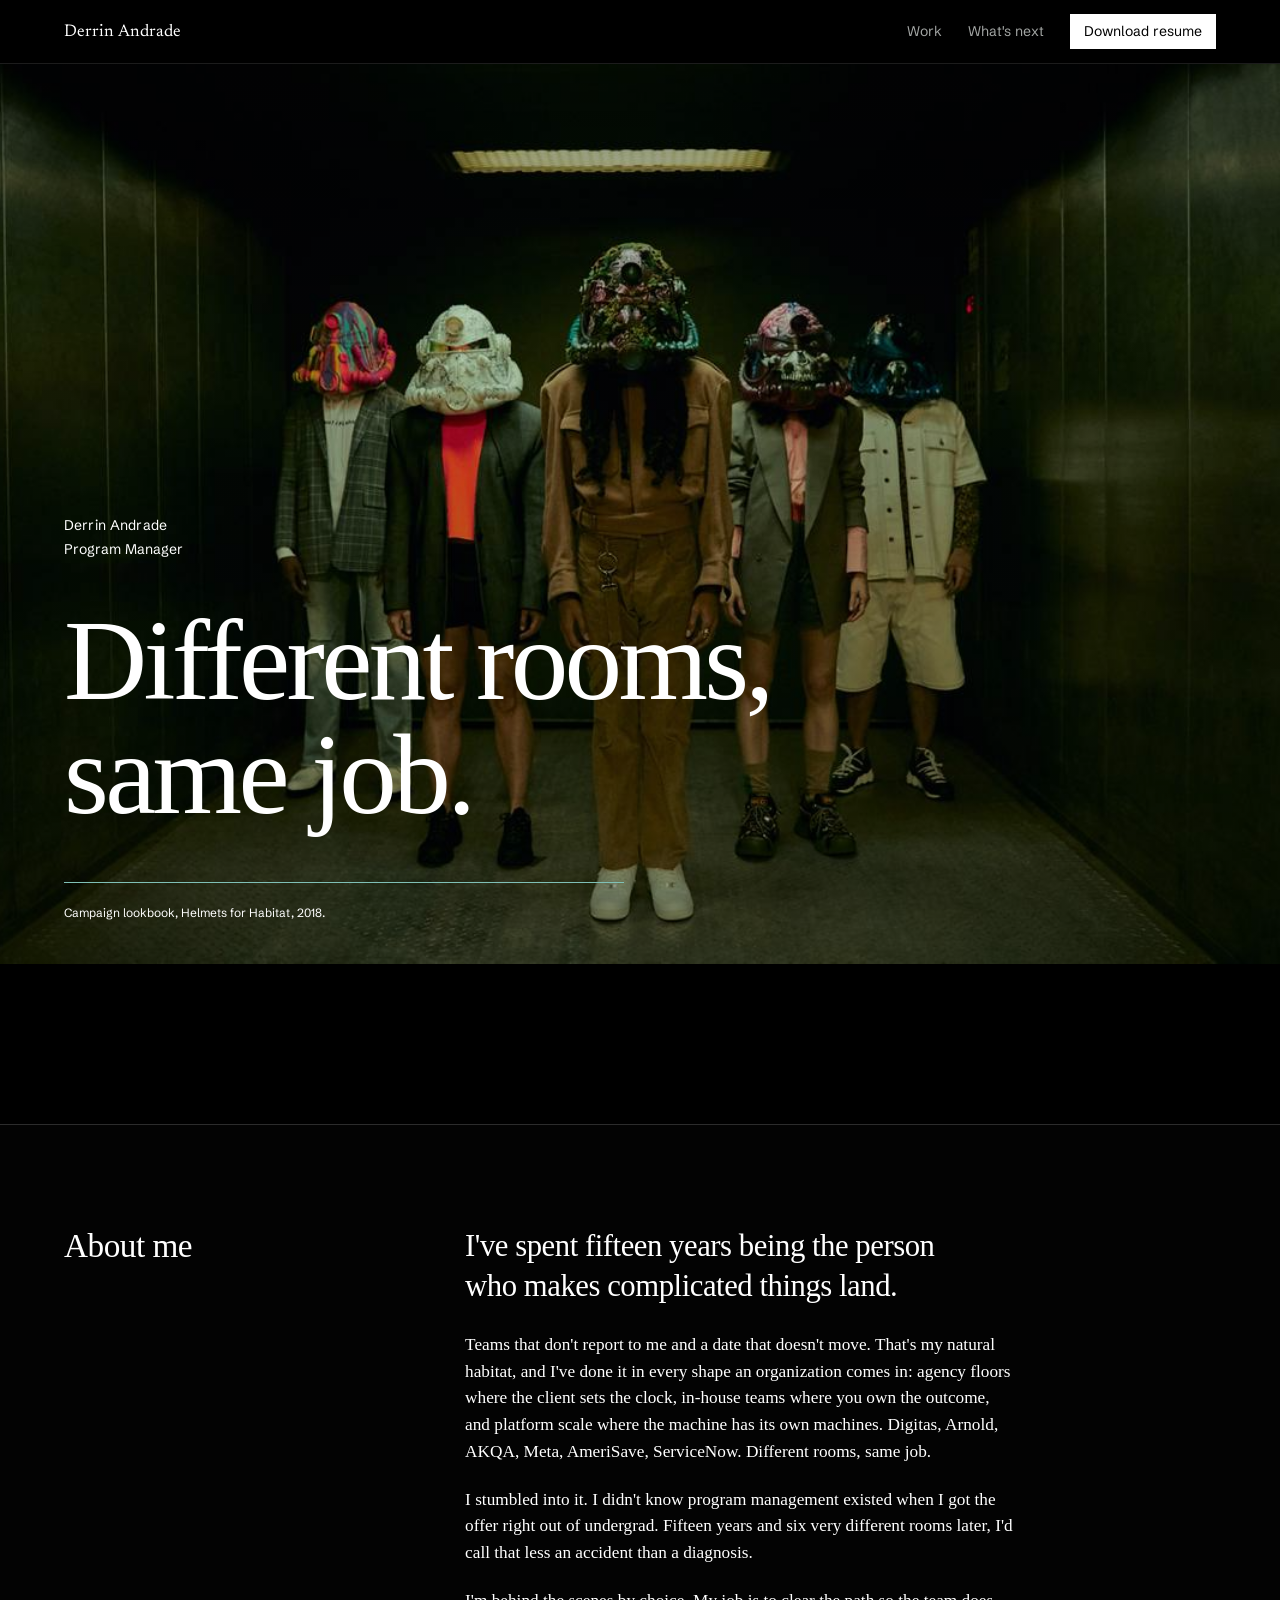
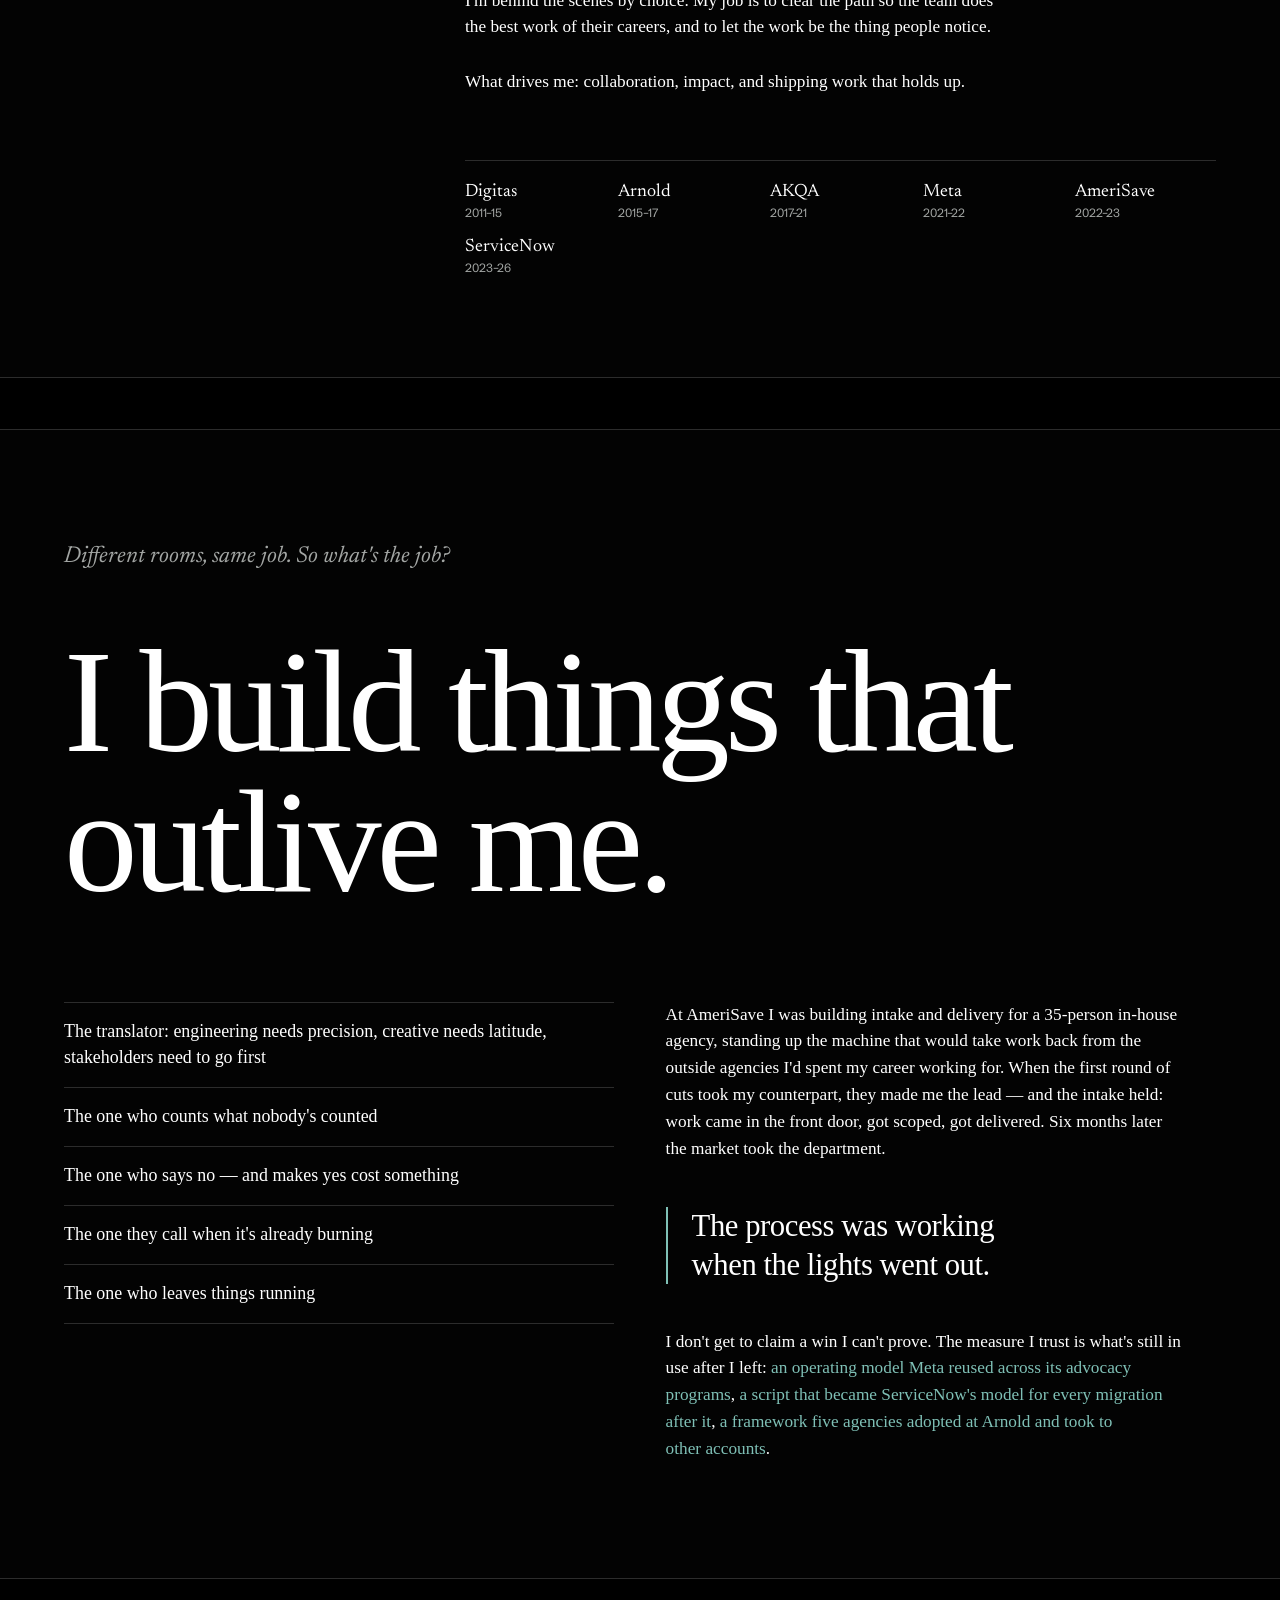
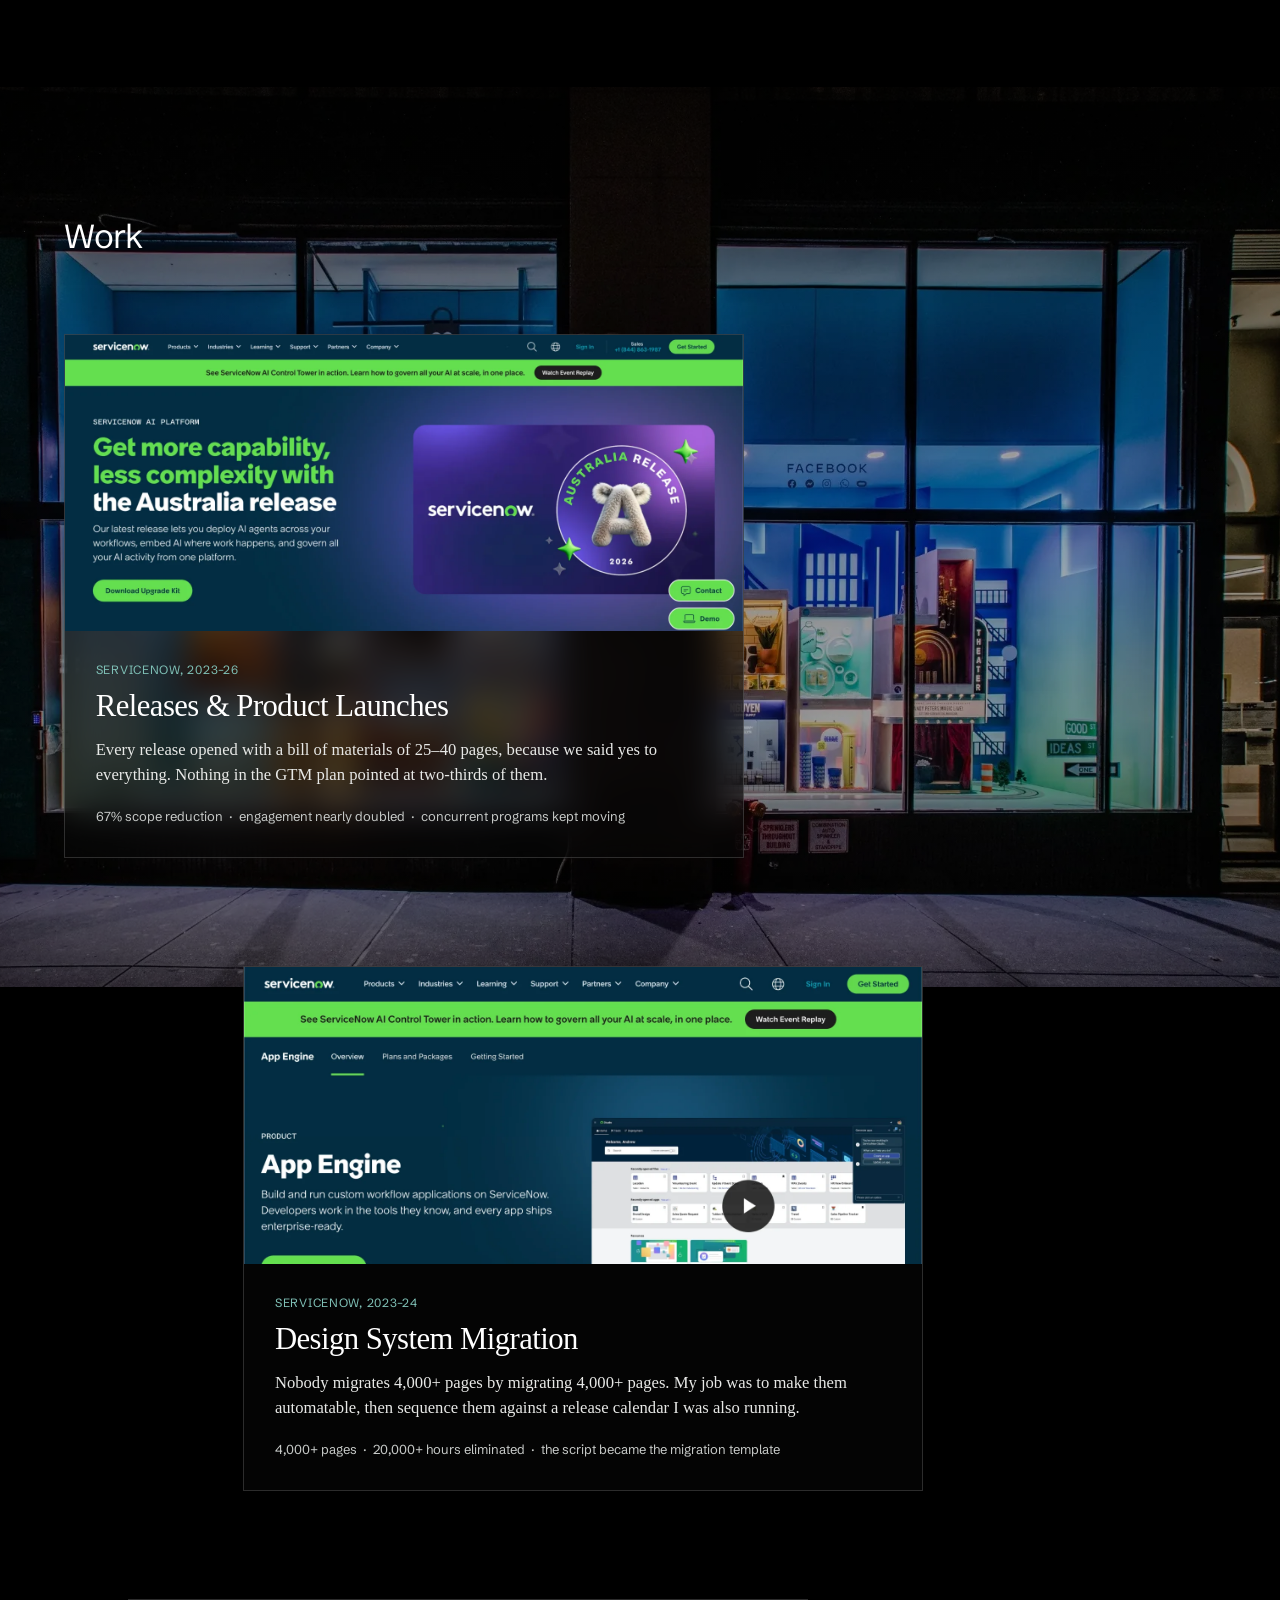
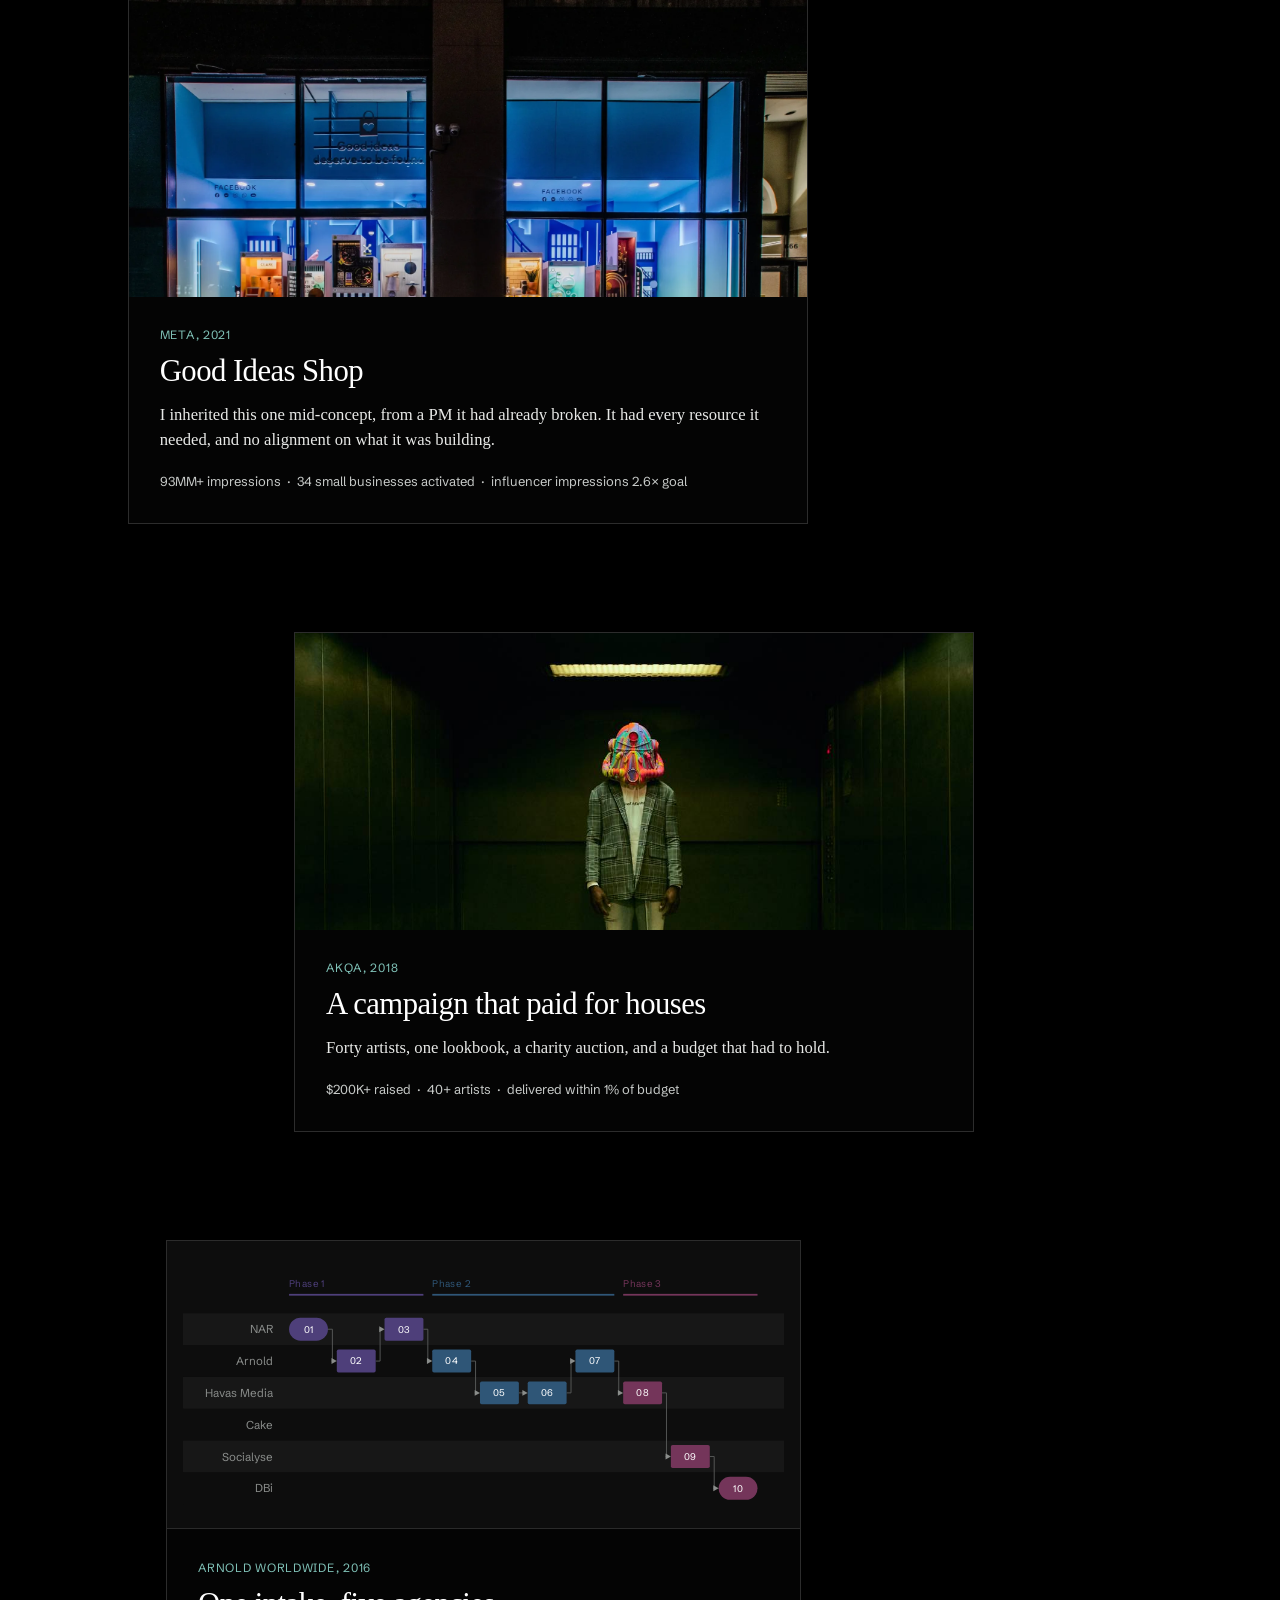
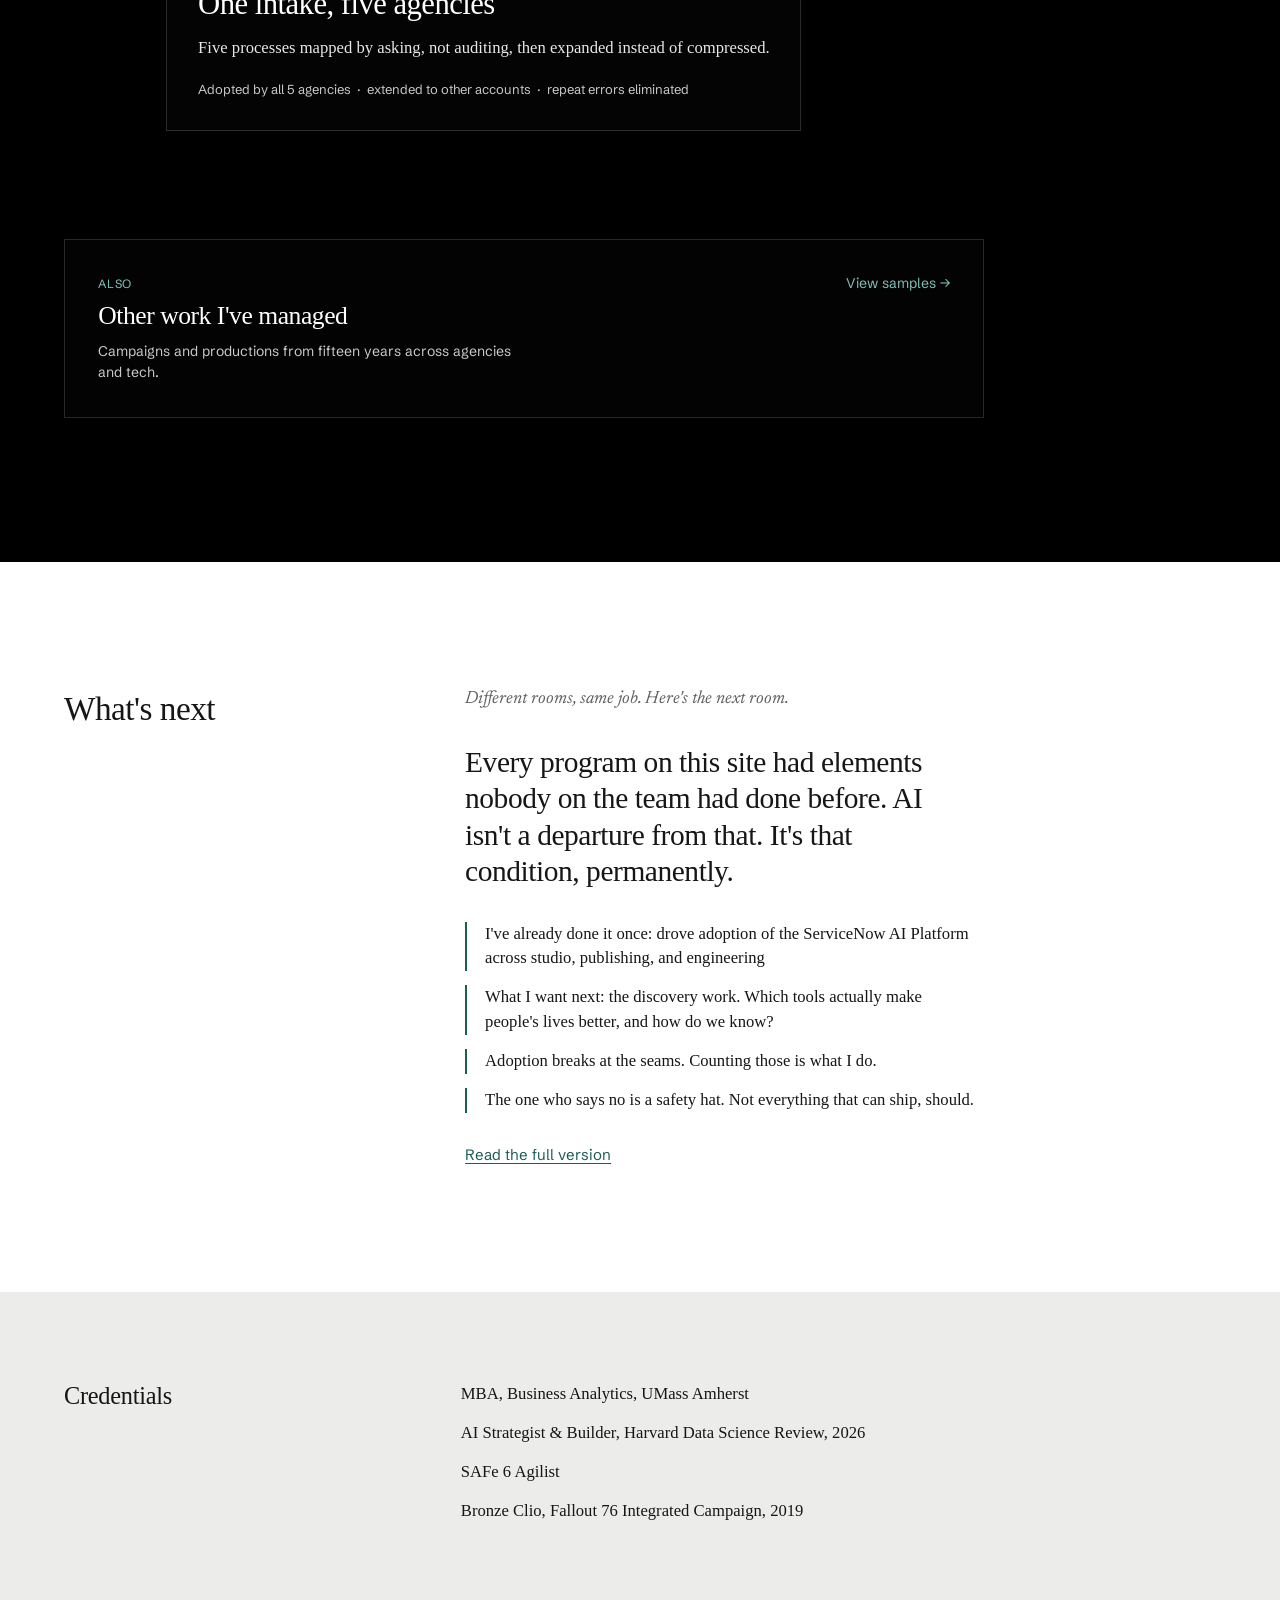
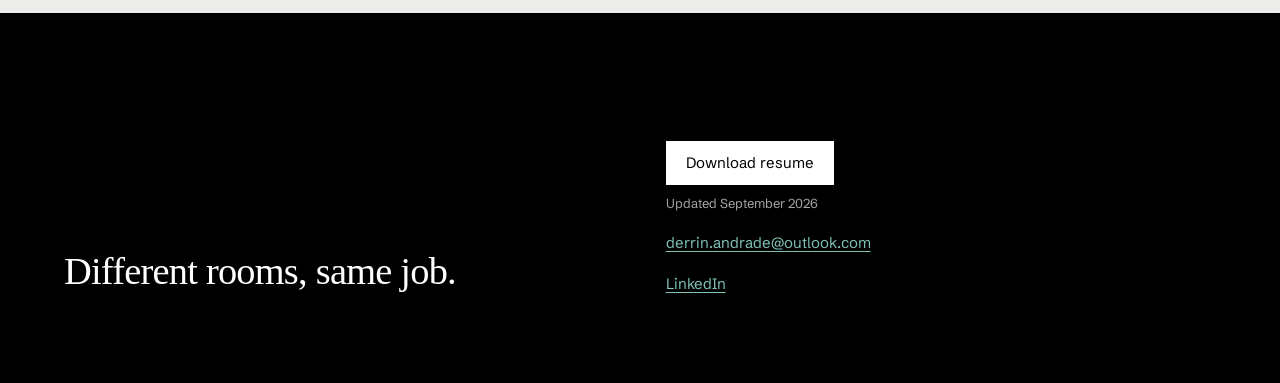
<file: index.html>
<!DOCTYPE html>
<html lang="en">
<head>
<meta charset="utf-8" />
<meta name="viewport" content="width=device-width, initial-scale=1" />
<meta name="robots" content="noindex, nofollow, noarchive, nosnippet, noimageindex" />
<title>Derrin Andrade — Program Manager</title>
<meta name="description" content="Fifteen years turning ambiguous programs into systems other people can run." />
<meta property="og:type" content="website" />
<meta property="og:title" content="Derrin Andrade — Program Manager" />
<meta property="og:description" content="Fifteen years turning ambiguous programs into systems other people can run." />
<meta property="og:image" content="https://derrin.work/share-card-v2.png" />
<meta property="og:image:secure_url" content="https://derrin.work/share-card-v2.png" />
<meta property="og:image:type" content="image/png" />
<meta property="og:image:width" content="1200" />
<meta property="og:image:height" content="630" />
<meta property="og:image:alt" content="Five models in custom-painted Fallout 76 power armor helmets, over the words: Different rooms, same job." />
<meta property="og:url" content="https://derrin.work/" />
<meta property="og:site_name" content="Derrin Andrade" />
<meta name="twitter:card" content="summary_large_image" />
<meta name="twitter:image" content="https://derrin.work/share-card-v2.png" />
<link rel="icon" href="./favicon.svg" type="image/svg+xml" />
<link rel="preconnect" href="https://fonts.googleapis.com" />
<link rel="preconnect" href="https://fonts.gstatic.com" crossorigin="" />
<link href="https://fonts.googleapis.com/css2?family=Newsreader:ital,opsz,wght@0,6..72,300..600;1,6..72,300..500&amp;family=Schibsted+Grotesk:wght@400;500;600&amp;display=swap" rel="stylesheet" />
<link rel="stylesheet" href="./assets/site.css?v=7" />
</head>
<body>
<header id="siteheader">
  <div class="nav-wide">
    <a href="./index.html" class="wordmark">Derrin Andrade</a>
    <a href="./index.html#work" class="navlink">Work</a>
    <a href="./whats-next/" class="navlink">What's next</a>
    <a href="./Derrin-Andrade-Resume.pdf" download class="btn">Download resume</a>
  </div>
  <div class="nav-narrow">
    <div class="navbar">
      <a href="./index.html" class="wordmark">Derrin Andrade</a>
      <button type="button" id="menubtn" aria-label="Open menu" aria-expanded="false" aria-controls="mobilemenu"><span class="bar"></span><span class="bar"></span><span class="bar"></span></button>
    </div>
    <nav id="mobilemenu" hidden>
      <a href="./index.html#work">Work</a>
      <a href="./whats-next/">What's next</a>
      <a href="./Derrin-Andrade-Resume.pdf" download class="btn">Download resume</a>
    </nav>
  </div>
</header>
<div id="headerspacer"></div>
<main>

  <section data-screen-label="Home cover parallax" style="position:relative; background:#000000; color:#FFFFFF; overflow:clip;">
    <div style="position:absolute; inset:0;">
    <div style="position:sticky; top:0; height:100vh; overflow:hidden;">
      <img src="./images/photo-e72l.jpg" alt="Five models in custom-painted Fallout 76 power armor helmets standing in an elevator, from the Helmets for Habitat campaign lookbook." style="position:absolute; inset:0; width:100%; height:100%; object-fit:cover; object-position:center 28%; display:block;" />
      <div style="position:absolute; inset:0; background:linear-gradient(180deg, rgba(0,0,0,.5) 0%, rgba(0,0,0,.15) 26%, rgba(0,0,0,.3) 70%, rgba(0,0,0,.45) 100%);"></div>
    </div>
    </div>
    <div style="position:relative;">
      <div data-herocopy style="max-width:1560px; margin:0 auto; width:100%; min-height:100svh; display:flex; flex-direction:column; justify-content:flex-end; padding:clamp(120px,26vh,300px) clamp(18px,5vw,96px) clamp(28px,4vw,44px);">
        <h1 style="margin:0; font-family:'Schibsted Grotesk',system-ui,sans-serif; font-size:14px; font-weight:400; letter-spacing:.01em; color:#FFFFFF;">Derrin Andrade</h1>
        <p style="margin:6px 0 0; font-family:'Schibsted Grotesk',system-ui,sans-serif; font-size:14px; color:#FFFFFF;">Program Manager</p>
        <p style="margin:clamp(24px,3.5vw,48px) 0 0; max-width:16ch; font-size:clamp(46px,9vw,132px); line-height:.99; letter-spacing:-.032em; text-wrap:pretty;">Different rooms, same job.</p>
        <div style="height:1px; background:#7FC0B6; margin:clamp(28px,4vw,52px) 0 0; max-width:560px;"></div>
        <p style="margin:22px 0 0; font-family:'Schibsted Grotesk',system-ui,sans-serif; font-size:12px; color:#FFFFFF;">Campaign lookbook, Helmets for Habitat, 2018.</p>
      </div>
      <div style="height:clamp(40px,18vh,160px);"></div>

  <div data-screen-label="Home about tile" style="position:relative; color:#FFFFFF; background:rgba(8,8,8,.44); backdrop-filter:blur(11px) saturate(1.05); -webkit-backdrop-filter:blur(11px) saturate(1.05); border-top:1px solid rgba(255,255,255,.16); border-bottom:1px solid rgba(255,255,255,.16); padding:clamp(56px,8vw,120px) 0;">
    <div style="max-width:1560px; margin:0 auto; padding:0 clamp(18px,5vw,96px); display:grid; grid-template-columns:repeat(auto-fit,minmax(280px,1fr)); gap:clamp(28px,4vw,72px);">
      <div>
        <h2 style="margin:0; font-size:clamp(24px,2.6vw,34px); font-weight:400; letter-spacing:-.015em;">About me</h2>
      </div>
      <div style="grid-column:span 2; min-width:0;">
        <p style="margin:0; font-size:clamp(22px,2.4vw,32px); line-height:1.28; letter-spacing:-.015em; max-width:32ch; text-wrap:pretty;"><strong style="font-weight:500;">I've spent fifteen years being the person who makes complicated things land.</strong></p>
        <p style="margin:1.5em 0 0; font-size:clamp(17px,1.35vw,20px); line-height:1.55; max-width:64ch; text-wrap:pretty;">Teams that don't report to me and a date that doesn't move. That's my natural habitat, and I've done it in every shape an organization comes in: agency floors where the client sets the clock, in-house teams where you own the outcome, and platform scale where the machine has its own machines. Digitas, Arnold, AKQA, Meta, AmeriSave, ServiceNow. Different rooms, same job.</p>
        <p style="margin:1.2em 0 0; font-size:clamp(17px,1.35vw,20px); line-height:1.55; max-width:64ch; text-wrap:pretty;">I stumbled into it. I didn't know program management existed when I got the offer right out of undergrad. Fifteen years and six very different rooms later, I'd call that less an accident than a diagnosis.</p>
        <p style="margin:1.2em 0 0; font-size:clamp(17px,1.35vw,20px); line-height:1.55; max-width:64ch; text-wrap:pretty;">I'm behind the scenes by choice. My job is to clear the path so the team does the best work of their careers, and to let the work be the thing people notice.</p>
        <p style="margin:1.6em 0 0; font-size:clamp(17px,1.35vw,20px); line-height:1.55; max-width:64ch;"><strong style="font-weight:500;">What drives me:</strong> collaboration, impact, and shipping work that holds up.</p>
        <div style="margin-top:clamp(40px,5vw,72px); border-top:1px solid rgba(255,255,255,.16); padding-top:22px; display:grid; grid-template-columns:repeat(auto-fit,minmax(120px,1fr)); gap:18px 12px;">
          <div><div style="font-family:'Newsreader',serif; font-size:18px;">Digitas</div><div style="font-family:'Schibsted Grotesk',system-ui,sans-serif; font-size:12px; color:#A3A6A4; margin-top:4px;">2011–15</div></div>
          <div><div style="font-family:'Newsreader',serif; font-size:18px;">Arnold</div><div style="font-family:'Schibsted Grotesk',system-ui,sans-serif; font-size:12px; color:#A3A6A4; margin-top:4px;">2015–17</div></div>
          <div><div style="font-family:'Newsreader',serif; font-size:18px;">AKQA</div><div style="font-family:'Schibsted Grotesk',system-ui,sans-serif; font-size:12px; color:#A3A6A4; margin-top:4px;">2017–21</div></div>
          <div><div style="font-family:'Newsreader',serif; font-size:18px;">Meta</div><div style="font-family:'Schibsted Grotesk',system-ui,sans-serif; font-size:12px; color:#A3A6A4; margin-top:4px;">2021–22</div></div>
          <div><div style="font-family:'Newsreader',serif; font-size:18px;">AmeriSave</div><div style="font-family:'Schibsted Grotesk',system-ui,sans-serif; font-size:12px; color:#A3A6A4; margin-top:4px;">2022–23</div></div>
          <div><div style="font-family:'Newsreader',serif; font-size:18px;">ServiceNow</div><div style="font-family:'Schibsted Grotesk',system-ui,sans-serif; font-size:12px; color:#A3A6A4; margin-top:4px;">2023–26</div></div>
        </div>
      </div>
    </div>
  </div>

  <div data-screen-label="Home the job tile" style="position:relative; color:#FFFFFF; background:rgba(8,8,8,.44); backdrop-filter:blur(11px) saturate(1.05); -webkit-backdrop-filter:blur(11px) saturate(1.05); border-top:1px solid rgba(255,255,255,.16); border-bottom:1px solid rgba(255,255,255,.16); margin-top:clamp(28px,4vw,56px); padding:clamp(64px,9vw,140px) 0;">
    <div style="max-width:1560px; margin:0 auto; padding:0 clamp(18px,5vw,96px);">
      <p style="margin:0 0 clamp(36px,5vw,64px); font-family:'Newsreader',serif; font-style:italic; font-size:clamp(18px,1.8vw,24px); color:#A3A6A4;">Different rooms, same job. So what's the job?</p>
      <h2 id="dw-thesis" style="margin:0; font-size:clamp(48px,11.5vw,168px); font-weight:400; line-height:.95; letter-spacing:-.035em; max-width:14ch;"><span style="display:inline-block; opacity:1; transform:translateY(0px); transition:opacity .8s ease 0.000s, transform .9s cubic-bezier(.16,1,.3,1) 0.000s;">I&nbsp;</span><span style="display:inline-block; opacity:1; transform:translateY(0px); transition:opacity .8s ease 0.075s, transform .9s cubic-bezier(.16,1,.3,1) 0.075s;">build&nbsp;</span><span style="display:inline-block; opacity:1; transform:translateY(0px); transition:opacity .8s ease 0.150s, transform .9s cubic-bezier(.16,1,.3,1) 0.150s;">things&nbsp;</span><span style="display:inline-block; opacity:1; transform:translateY(0px); transition:opacity .8s ease 0.225s, transform .9s cubic-bezier(.16,1,.3,1) 0.225s;">that&nbsp;</span><span style="display:inline-block; opacity:1; transform:translateY(0px); transition:opacity .8s ease 0.300s, transform .9s cubic-bezier(.16,1,.3,1) 0.300s;">outlive&nbsp;</span><span style="display:inline-block; opacity:1; transform:translateY(0px); transition:opacity .8s ease 0.375s, transform .9s cubic-bezier(.16,1,.3,1) 0.375s;">me.&nbsp;</span></h2>
      <div style="margin-top:clamp(56px,7vw,104px); display:grid; grid-template-columns:repeat(auto-fit,minmax(300px,1fr)); gap:clamp(32px,4vw,72px);">
        <ul style="margin:0; padding:0; list-style:none; min-width:0;">
          <li style="padding:16px 0; border-top:1px solid rgba(255,255,255,.16); font-size:clamp(17px,1.4vw,21px); line-height:1.45; text-wrap:pretty;"><strong style="font-weight:500;">The translator:</strong> engineering needs precision, creative needs latitude, stakeholders need to go first</li>
          <li style="padding:16px 0; border-top:1px solid rgba(255,255,255,.16); font-size:clamp(17px,1.4vw,21px); line-height:1.45;"><strong style="font-weight:500;">The one who counts what nobody's counted</strong></li>
          <li style="padding:16px 0; border-top:1px solid rgba(255,255,255,.16); font-size:clamp(17px,1.4vw,21px); line-height:1.45;"><strong style="font-weight:500;">The one who says no</strong> — and makes yes cost something</li>
          <li style="padding:16px 0; border-top:1px solid rgba(255,255,255,.16); font-size:clamp(17px,1.4vw,21px); line-height:1.45;"><strong style="font-weight:500;">The one they call when it's already burning</strong></li>
          <li style="padding:16px 0; border-top:1px solid rgba(255,255,255,.16); border-bottom:1px solid rgba(255,255,255,.16); font-size:clamp(17px,1.4vw,21px); line-height:1.45;"><strong style="font-weight:500;">The one who leaves things running</strong></li>
        </ul>
        <div style="min-width:0;">
          <p style="margin:0; font-size:clamp(17px,1.35vw,20px); line-height:1.55; max-width:60ch; color:#FFFFFF; text-wrap:pretty;">At AmeriSave I was building intake and delivery for a 35-person in-house agency, standing up the machine that would take work back from the outside agencies I'd spent my career working for. When the first round of cuts took my counterpart, they made me the lead — and the intake held: work came in the front door, got scoped, got delivered. Six months later the market took the department.</p>
          <blockquote style="margin:clamp(28px,3.5vw,48px) 0; padding-left:24px; border-left:2px solid #7FC0B6; font-size:clamp(22px,2.4vw,34px); line-height:1.25; letter-spacing:-.015em; max-width:26ch; text-wrap:pretty;">The process was working when the lights went out.</blockquote>
          <p style="margin:0; font-size:clamp(17px,1.35vw,20px); line-height:1.55; max-width:60ch; text-wrap:pretty;">I don't get to claim a win I can't prove. The measure I trust is what's still in use after I left: <strong style="font-weight:500; color:#7FC0B6;">an operating model Meta reused across its advocacy programs</strong>, <strong style="font-weight:500; color:#7FC0B6;">a script that became ServiceNow's model for every migration after it</strong>, <strong style="font-weight:500; color:#7FC0B6;">a framework five agencies adopted at Arnold and took to other accounts</strong>.</p>
        </div>
      </div>
    </div>
  </div>

      <div style="height:clamp(40px,12vh,120px);"></div>
    </div>
  </section>

  <section id="work" data-screen-label="Home work tiles" style="position:relative; background:#000000; color:#FFFFFF; overflow:clip;">
    <div style="position:absolute; inset:0;">
    <div style="position:sticky; top:0; height:100vh; overflow:hidden;">
      <img src="./images/facebook-final-44-2bf2c91c.webp" alt="The Good Ideas Shop windows lit at night on Broadway, New York." style="position:absolute; inset:0; width:100%; height:100%; object-fit:cover; object-position:center 45%; display:block;" />
      <div style="position:absolute; inset:0; background:linear-gradient(180deg, rgba(0,0,0,.72) 0%, rgba(0,0,0,.34) 22%, rgba(0,0,0,.3) 70%, rgba(0,0,0,.5) 100%);"></div>
    </div>
    </div>
    <div style="position:relative; max-width:1560px; margin:0 auto; padding:clamp(72px,10vw,150px) clamp(18px,5vw,96px) clamp(96px,16vh,220px);">
      <h2 style="margin:0 0 clamp(44px,6vw,88px); font-family:'Schibsted Grotesk',system-ui,sans-serif; font-size:clamp(24px,2.6vw,34px); font-weight:400; letter-spacing:-.015em;">Work</h2>
      <div data-tiles style="display:grid; gap:clamp(56px,12vh,150px); justify-items:start;">
        <a href="./releases-and-launches/" data-tile style="display:block; text-decoration:none; margin-left:0px; color:#FFFFFF; background:rgba(8,8,8,.58); backdrop-filter:blur(16px); -webkit-backdrop-filter:blur(16px); border:1px solid rgba(255,255,255,.16); transition:border-color 160ms linear; max-width:680px;" class="x0">
          <img src="./images/servicenow-australia-lrlp.webp" alt="The ServiceNow Australia release landing page on servicenow.com." style="display:block; width:100%; aspect-ratio:16/7; object-fit:cover; object-position:center top; background:#0d0d0d;" />
          <div data-tile-body style="padding:clamp(20px,2.4vw,34px);">
            <p style="margin:0; font-family:'Schibsted Grotesk',system-ui,sans-serif; font-size:12px; letter-spacing:.06em; text-transform:uppercase; color:#7FC0B6;">ServiceNow, 2023–26</p>
            <h3 data-tile-title style="margin:12px 0 0; font-size:clamp(22px,2.4vw,34px); font-weight:400; letter-spacing:-.018em;">Releases &amp; Product Launches</h3>
            <p data-tile-desc style="margin:14px 0 0; font-size:clamp(16px,1.3vw,19px); line-height:1.5; color:#E8E9E7; text-wrap:pretty;">Every release opened with a bill of materials of 25–40 pages, because we said yes to everything. Nothing in the GTM plan pointed at two-thirds of them.</p>
            <p data-tile-meta style="margin:18px 0 0; font-family:'Schibsted Grotesk',system-ui,sans-serif; font-size:13px; line-height:1.6; color:#C8CBC9;">67% scope reduction &nbsp;·&nbsp; engagement nearly doubled<span data-hl-extra> &nbsp;·&nbsp; concurrent programs kept moving</span></p>
          </div>
        </a>
        <a href="./design-system-migration/" data-tile style="display:block; text-decoration:none; margin-left:clamp(0px,14vw,280px); color:#FFFFFF; background:rgba(8,8,8,.58); backdrop-filter:blur(16px); -webkit-backdrop-filter:blur(16px); border:1px solid rgba(255,255,255,.16); transition:border-color 160ms linear; max-width:680px;" class="x0">
          <img src="./images/sn-design-system-f9a0e4f2.webp" alt="A servicenow.com product page rebuilt on the design system template." style="display:block; width:100%; aspect-ratio:16/7; object-fit:cover; object-position:center top; background:#0d0d0d;" />
          <div data-tile-body style="padding:clamp(20px,2.4vw,34px);">
            <p style="margin:0; font-family:'Schibsted Grotesk',system-ui,sans-serif; font-size:12px; letter-spacing:.06em; text-transform:uppercase; color:#7FC0B6;">ServiceNow, 2023–24</p>
            <h3 data-tile-title style="margin:12px 0 0; font-size:clamp(22px,2.4vw,34px); font-weight:400; letter-spacing:-.018em;">Design System Migration</h3>
            <p data-tile-desc style="margin:14px 0 0; font-size:clamp(16px,1.3vw,19px); line-height:1.5; color:#E8E9E7; text-wrap:pretty;">Nobody migrates 4,000+ pages by migrating 4,000+ pages. My job was to make them automatable, then sequence them against a release calendar I was also running.</p>
            <p data-tile-meta style="margin:18px 0 0; font-family:'Schibsted Grotesk',system-ui,sans-serif; font-size:13px; line-height:1.6; color:#C8CBC9;">4,000+ pages &nbsp;·&nbsp; 20,000+ hours eliminated<span data-hl-extra> &nbsp;·&nbsp; the script became the migration template</span></p>
          </div>
        </a>
        <a href="./good-ideas-shop/" data-tile style="display:block; text-decoration:none; margin-left:clamp(0px,5vw,110px); color:#FFFFFF; background:rgba(8,8,8,.58); backdrop-filter:blur(16px); -webkit-backdrop-filter:blur(16px); border:1px solid rgba(255,255,255,.16); transition:border-color 160ms linear; max-width:680px;" class="x0">
          <img src="./images/gis-nyc.webp" alt="The Good Ideas Shop windows lit at night on Broadway, New York." style="display:block; width:100%; aspect-ratio:16/7; object-fit:cover; object-position:center top; background:#0d0d0d;" />
          <div data-tile-body style="padding:clamp(20px,2.4vw,34px);">
            <p style="margin:0; font-family:'Schibsted Grotesk',system-ui,sans-serif; font-size:12px; letter-spacing:.06em; text-transform:uppercase; color:#7FC0B6;">Meta, 2021</p>
            <h3 data-tile-title style="margin:12px 0 0; font-size:clamp(22px,2.4vw,34px); font-weight:400; letter-spacing:-.018em;">Good Ideas Shop</h3>
            <p data-tile-desc style="margin:14px 0 0; font-size:clamp(16px,1.3vw,19px); line-height:1.5; color:#E8E9E7; text-wrap:pretty;">I inherited this one mid-concept, from a PM it had already broken. It had every resource it needed, and no alignment on what it was building.</p>
            <p data-tile-meta style="margin:18px 0 0; font-family:'Schibsted Grotesk',system-ui,sans-serif; font-size:13px; line-height:1.6; color:#C8CBC9;">93MM+ impressions &nbsp;·&nbsp; 34 small businesses activated<span data-hl-extra> &nbsp;·&nbsp; influencer impressions 2.6× goal</span></p>
          </div>
        </a>
        <a href="./helmets-for-habitat/" data-tile style="display:block; text-decoration:none; margin-left:clamp(0px,18vw,360px); color:#FFFFFF; background:rgba(8,8,8,.58); backdrop-filter:blur(16px); -webkit-backdrop-filter:blur(16px); border:1px solid rgba(255,255,255,.16); transition:border-color 160ms linear; max-width:680px;" class="x0">
          <img src="./images/photo-t76o.jpg" alt="A custom-painted power armor helmet from the Helmets for Habitat lookbook." style="display:block; width:100%; aspect-ratio:16/7; object-fit:cover; object-position:center top; background:#0d0d0d;" />
          <div data-tile-body style="padding:clamp(20px,2.4vw,34px);">
            <p style="margin:0; font-family:'Schibsted Grotesk',system-ui,sans-serif; font-size:12px; letter-spacing:.06em; text-transform:uppercase; color:#7FC0B6;">AKQA, 2018</p>
            <h3 data-tile-title style="margin:12px 0 0; font-size:clamp(22px,2.4vw,34px); font-weight:400; letter-spacing:-.018em;">A campaign that paid for houses</h3>
            <p data-tile-desc style="margin:14px 0 0; font-size:clamp(16px,1.3vw,19px); line-height:1.5; color:#E8E9E7; text-wrap:pretty;">Forty artists, one lookbook, a charity auction, and a budget that had to hold.</p>
            <p data-tile-meta style="margin:18px 0 0; font-family:'Schibsted Grotesk',system-ui,sans-serif; font-size:13px; line-height:1.6; color:#C8CBC9;">$200K+ raised &nbsp;·&nbsp; 40+ artists<span data-hl-extra> &nbsp;·&nbsp; delivered within 1% of budget</span></p>
          </div>
        </a>
        <a href="./content-development-framework/" data-tile style="display:block; text-decoration:none; margin-left:clamp(0px,8vw,170px); color:#FFFFFF; background:rgba(8,8,8,.58); backdrop-filter:blur(16px); -webkit-backdrop-filter:blur(16px); border:1px solid rgba(255,255,255,.16); transition:border-color 160ms linear; max-width:680px;" class="x0">
          <div style="background:#0d0d0d; border-bottom:1px solid rgba(255,255,255,.12); padding:14px 16px 10px;">
            <svg viewBox="0 0 680 298" style="display:block; width:100%; height:auto; font-family:'Schibsted Grotesk',system-ui,sans-serif;">
              <rect x="0" y="66" width="680" height="36" fill="#171717"></rect><rect x="0" y="102" width="680" height="36" fill="#0d0d0d"></rect><rect x="0" y="138" width="680" height="36" fill="#171717"></rect><rect x="0" y="174" width="680" height="36" fill="#0d0d0d"></rect><rect x="0" y="210" width="680" height="36" fill="#171717"></rect><rect x="0" y="246" width="680" height="36" fill="#0d0d0d"></rect>
              <polyline points="164,84 169,84 169,120 168,120" fill="none" stroke="#5C5F5E" stroke-width="1"></polyline><polyline points="218,120 223,120 223,84 222,84" fill="none" stroke="#5C5F5E" stroke-width="1"></polyline><polyline points="272,84 277,84 277,120 276,120" fill="none" stroke="#5C5F5E" stroke-width="1"></polyline><polyline points="326,120 331,120 331,156 330,156" fill="none" stroke="#5C5F5E" stroke-width="1"></polyline><polyline points="380,156 385,156 385,156 384,156" fill="none" stroke="#5C5F5E" stroke-width="1"></polyline><polyline points="434,156 439,156 439,120 438,120" fill="none" stroke="#5C5F5E" stroke-width="1"></polyline><polyline points="488,120 493,120 493,156 492,156" fill="none" stroke="#5C5F5E" stroke-width="1"></polyline><polyline points="542,156 547,156 547,228 546,228" fill="none" stroke="#5C5F5E" stroke-width="1"></polyline><polyline points="596,228 601,228 601,264 600,264" fill="none" stroke="#5C5F5E" stroke-width="1"></polyline>
              <rect data-rule="strip" x="120" y="44" width="152" height="2" rx="0" fill="#4E3F7A" stroke="none"></rect><rect data-rule="strip" x="282" y="44" width="206" height="2" rx="0" fill="#2F5677" stroke="none"></rect><rect data-rule="strip" x="498" y="44" width="152" height="2" rx="0" fill="#74355A" stroke="none"></rect><rect data-rule="" x="120" y="71" width="44" height="26" rx="13" fill="#4E3F7A" stroke="none"></rect><rect data-rule="" x="174" y="107" width="44" height="26" rx="2" fill="#4E3F7A" stroke="none"></rect><rect data-rule="" x="228" y="71" width="44" height="26" rx="2" fill="#4E3F7A" stroke="none"></rect><rect data-rule="" x="282" y="107" width="44" height="26" rx="2" fill="#2F5677" stroke="none"></rect><rect data-rule="" x="336" y="143" width="44" height="26" rx="2" fill="#2F5677" stroke="none"></rect><rect data-rule="" x="390" y="143" width="44" height="26" rx="2" fill="#2F5677" stroke="none"></rect><rect data-rule="" x="444" y="107" width="44" height="26" rx="2" fill="#2F5677" stroke="none"></rect><rect data-rule="" x="498" y="143" width="44" height="26" rx="2" fill="#74355A" stroke="none"></rect><rect data-rule="" x="552" y="215" width="44" height="26" rx="2" fill="#74355A" stroke="none"></rect><rect data-rule="" x="606" y="251" width="44" height="26" rx="13" fill="#74355A" stroke="none"></rect>
              <polygon points="174,120 168,116.64 168,123.36" fill="#8A8D8B"></polygon><polygon points="228,84 222,80.64 222,87.36" fill="#8A8D8B"></polygon><polygon points="282,120 276,116.64 276,123.36" fill="#8A8D8B"></polygon><polygon points="336,156 330,152.64 330,159.36" fill="#8A8D8B"></polygon><polygon points="390,156 384,152.64 384,159.36" fill="#8A8D8B"></polygon><polygon points="444,120 438,116.64 438,123.36" fill="#8A8D8B"></polygon><polygon points="498,156 492,152.64 492,159.36" fill="#8A8D8B"></polygon><polygon points="552,228 546,224.64 546,231.36" fill="#8A8D8B"></polygon><polygon points="606,264 600,260.64 600,267.36" fill="#8A8D8B"></polygon>
              <text x="102" y="88.55" text-anchor="end" font-size="13" fill="#8A8D8B" letter-spacing="0">NAR</text><text x="102" y="124.55" text-anchor="end" font-size="13" fill="#8A8D8B" letter-spacing="0">Arnold</text><text x="102" y="160.55" text-anchor="end" font-size="13" fill="#8A8D8B" letter-spacing="0">Havas Media</text><text x="102" y="196.55" text-anchor="end" font-size="13" fill="#8A8D8B" letter-spacing="0">Cake</text><text x="102" y="232.55" text-anchor="end" font-size="13" fill="#8A8D8B" letter-spacing="0">Socialyse</text><text x="102" y="268.55" text-anchor="end" font-size="13" fill="#8A8D8B" letter-spacing="0">DBi</text><text x="120" y="35.85" text-anchor="start" font-size="11" fill="#4E3F7A" letter-spacing="0.04em">Phase 1</text><text x="282" y="35.85" text-anchor="start" font-size="11" fill="#2F5677" letter-spacing="0.04em">Phase 2</text><text x="498" y="35.85" text-anchor="start" font-size="11" fill="#74355A" letter-spacing="0.04em">Phase 3</text><text x="142" y="87.85" text-anchor="middle" font-size="11" fill="#FFFFFF" letter-spacing="0.04em">01</text><text x="196" y="123.85" text-anchor="middle" font-size="11" fill="#FFFFFF" letter-spacing="0.04em">02</text><text x="250" y="87.85" text-anchor="middle" font-size="11" fill="#FFFFFF" letter-spacing="0.04em">03</text><text x="304" y="123.85" text-anchor="middle" font-size="11" fill="#FFFFFF" letter-spacing="0.04em">04</text><text x="358" y="159.85" text-anchor="middle" font-size="11" fill="#FFFFFF" letter-spacing="0.04em">05</text><text x="412" y="159.85" text-anchor="middle" font-size="11" fill="#FFFFFF" letter-spacing="0.04em">06</text><text x="466" y="123.85" text-anchor="middle" font-size="11" fill="#FFFFFF" letter-spacing="0.04em">07</text><text x="520" y="159.85" text-anchor="middle" font-size="11" fill="#FFFFFF" letter-spacing="0.04em">08</text><text x="574" y="231.85" text-anchor="middle" font-size="11" fill="#FFFFFF" letter-spacing="0.04em">09</text><text x="628" y="267.85" text-anchor="middle" font-size="11" fill="#FFFFFF" letter-spacing="0.04em">10</text>
            </svg>
          </div>
          <div data-tile-body style="padding:clamp(20px,2.4vw,34px);">
            <p style="margin:0; font-family:'Schibsted Grotesk',system-ui,sans-serif; font-size:12px; letter-spacing:.06em; text-transform:uppercase; color:#7FC0B6;">Arnold Worldwide, 2016</p>
            <h3 data-tile-title style="margin:12px 0 0; font-size:clamp(22px,2.4vw,34px); font-weight:400; letter-spacing:-.018em;">One intake, five agencies</h3>
            <p data-tile-desc style="margin:14px 0 0; font-size:clamp(16px,1.3vw,19px); line-height:1.5; color:#E8E9E7; text-wrap:pretty;">Five processes mapped by asking, not auditing, then expanded instead of compressed.</p>
            <p data-tile-meta style="margin:18px 0 0; font-family:'Schibsted Grotesk',system-ui,sans-serif; font-size:13px; line-height:1.6; color:#C8CBC9;">Adopted by all 5 agencies &nbsp;·&nbsp; extended to other accounts<span data-hl-extra> &nbsp;·&nbsp; repeat errors eliminated</span></p>
          </div>
        </a>
        <a href="./other-work/" data-banner style="display:block; width:100%; max-width:920px; text-decoration:none; color:#FFFFFF; background:rgba(8,8,8,.42); backdrop-filter:blur(16px); -webkit-backdrop-filter:blur(16px); border:1px solid rgba(255,255,255,.14); transition:border-color 160ms linear, background 160ms linear;" class="x1 x2">
          <div data-tile-body style="padding:clamp(22px,2.6vw,34px); display:flex; flex-wrap:wrap; gap:20px 32px; align-items:baseline; justify-content:space-between;">
            <div style="display:grid; gap:10px; min-width:0;">
              <p style="margin:0; font-family:'Schibsted Grotesk',system-ui,sans-serif; font-size:12px; letter-spacing:.06em; text-transform:uppercase; color:#7FC0B6;">Also</p>
              <h3 style="margin:0; font-size:clamp(20px,2vw,27px); font-weight:400; letter-spacing:-.018em; text-wrap:pretty;">Other work I've managed</h3>
              <p data-tile-desc style="margin:0; font-family:'Schibsted Grotesk',system-ui,sans-serif; font-size:14px; line-height:1.55; color:#C8CBC9; max-width:52ch; text-wrap:pretty;">Campaigns and productions from fifteen years across agencies and tech.</p>
            </div>
            <span style="font-family:'Schibsted Grotesk',system-ui,sans-serif; font-size:14px; color:#7FC0B6; white-space:nowrap;">View samples →</span>
          </div>
        </a>
      </div>
    </div>
  </section>

  <section data-screen-label="Home what's next" style="background:#FFFFFF; padding:clamp(72px,10vw,150px) 0;">
    <div style="max-width:1560px; margin:0 auto; padding:0 clamp(18px,5vw,96px); display:grid; grid-template-columns:repeat(auto-fit,minmax(280px,1fr)); gap:clamp(28px,4vw,72px);">
      <div><h2 style="margin:0; font-size:clamp(24px,2.6vw,34px); font-weight:400; letter-spacing:-.015em;">What's next</h2></div>
      <div style="grid-column:span 2; min-width:0;">
        <p style="margin:0; font-family:'Newsreader',serif; font-style:italic; font-size:clamp(17px,1.4vw,21px); color:#5C5F5E;">Different rooms, same job. Here's the next room.</p>
        <p style="margin:1.2em 0 0; font-size:clamp(22px,2.3vw,32px); line-height:1.24; letter-spacing:-.015em; max-width:34ch; text-wrap:pretty;"><strong style="font-weight:400;">Every program on this site had elements nobody on the team had done before. AI isn't a departure from that. It's that condition, permanently.</strong></p>
        <ul style="margin:32px 0 0; padding:0; list-style:none; display:grid; gap:14px; max-width:64ch;">
          <li style="font-size:clamp(16px,1.3vw,19px); line-height:1.5; padding-left:18px; border-left:2px solid #1D5C57; text-wrap:pretty;">I've already done it once: drove adoption of the ServiceNow AI Platform across studio, publishing, and engineering</li>
          <li style="font-size:clamp(16px,1.3vw,19px); line-height:1.5; padding-left:18px; border-left:2px solid #1D5C57; text-wrap:pretty;">What I want next: the discovery work. Which tools actually make people's lives better, and how do we know?</li>
          <li style="font-size:clamp(16px,1.3vw,19px); line-height:1.5; padding-left:18px; border-left:2px solid #1D5C57;">Adoption breaks at the seams. Counting those is what I do.</li>
          <li style="font-size:clamp(16px,1.3vw,19px); line-height:1.5; padding-left:18px; border-left:2px solid #1D5C57;"><strong style="font-weight:500;">The one who says no</strong> is a safety hat. Not everything that can ship, should.</li>
        </ul>
        <p style="margin:32px 0 0;"><a href="./whats-next/" style="font-family:'Schibsted Grotesk',system-ui,sans-serif; font-size:15px; color:#1D5C57;" class="x3">Read the full version</a></p>
      </div>
    </div>
  </section>

  <section data-screen-label="Home credentials" style="background:#ECEDEA; padding:clamp(56px,7vw,110px) 0;">
    <div style="max-width:1560px; margin:0 auto; padding:0 clamp(18px,5vw,96px); display:grid; grid-template-columns:repeat(auto-fit,minmax(280px,1fr)); gap:clamp(24px,3vw,56px);">
      <div><h2 style="margin:0; font-size:clamp(20px,1.9vw,26px); font-weight:400; letter-spacing:-.01em;">Credentials</h2></div>
      <div style="grid-column:span 2; min-width:0; display:grid; gap:14px;">
        <p style="margin:0; font-size:clamp(16px,1.3vw,19px); line-height:1.5;">MBA, Business Analytics, UMass Amherst</p>
        <p style="margin:0; font-size:clamp(16px,1.3vw,19px); line-height:1.5;">AI Strategist &amp; Builder, Harvard Data Science Review, 2026</p>
        <p style="margin:0; font-size:clamp(16px,1.3vw,19px); line-height:1.5;">SAFe 6 Agilist</p>
        <p style="margin:0; font-size:clamp(16px,1.3vw,19px); line-height:1.5;">Bronze Clio, Fallout 76 Integrated Campaign, 2019</p>
      </div>
    </div>
  </section>

  <section id="resume" data-screen-label="Home contact" style="background:#000000; color:#FFFFFF; padding:clamp(72px,10vw,150px) 0 clamp(56px,7vw,100px);">
    <div style="max-width:1560px; margin:0 auto; padding:0 clamp(18px,5vw,96px);">
      <div style="display:grid; grid-template-columns:repeat(auto-fit,minmax(280px,1fr)); gap:clamp(28px,4vw,72px); align-items:end;">
        <div style="min-width:0;">
          <p style="margin:0; font-size:clamp(26px,3vw,44px); line-height:1.15; letter-spacing:-.02em; max-width:22ch;">Different rooms, same job.</p>
        </div>
        <div style="min-width:0; display:grid; gap:22px; justify-items:start;">
          <div>
            <a href="./Derrin-Andrade-Resume.pdf" download style="font-family:'Schibsted Grotesk',system-ui,sans-serif; font-size:15px; color:#000000; background:#FFFFFF; text-decoration:none; padding:12px 20px 13px; display:inline-block;" class="x4 x2">Download resume</a>
            <div style="font-family:'Schibsted Grotesk',system-ui,sans-serif; font-size:13px; color:#A3A6A4; margin-top:10px;">Updated September 2026</div>
          </div>
          <a href="mailto:derrin.andrade@outlook.com" style="font-family:'Schibsted Grotesk',system-ui,sans-serif; font-size:15px; color:#7FC0B6;" class="x2">derrin.andrade@outlook.com</a>
          <a href="https://www.linkedin.com/in/derrinandrade/" target="_blank" rel="noopener" style="font-family:'Schibsted Grotesk',system-ui,sans-serif; font-size:15px; color:#7FC0B6;" class="x2">LinkedIn</a>
        </div>
      </div>
    </div>
  </section>
</main>
<script src="./assets/site.js" defer></script>
</body>
</html>
</file>
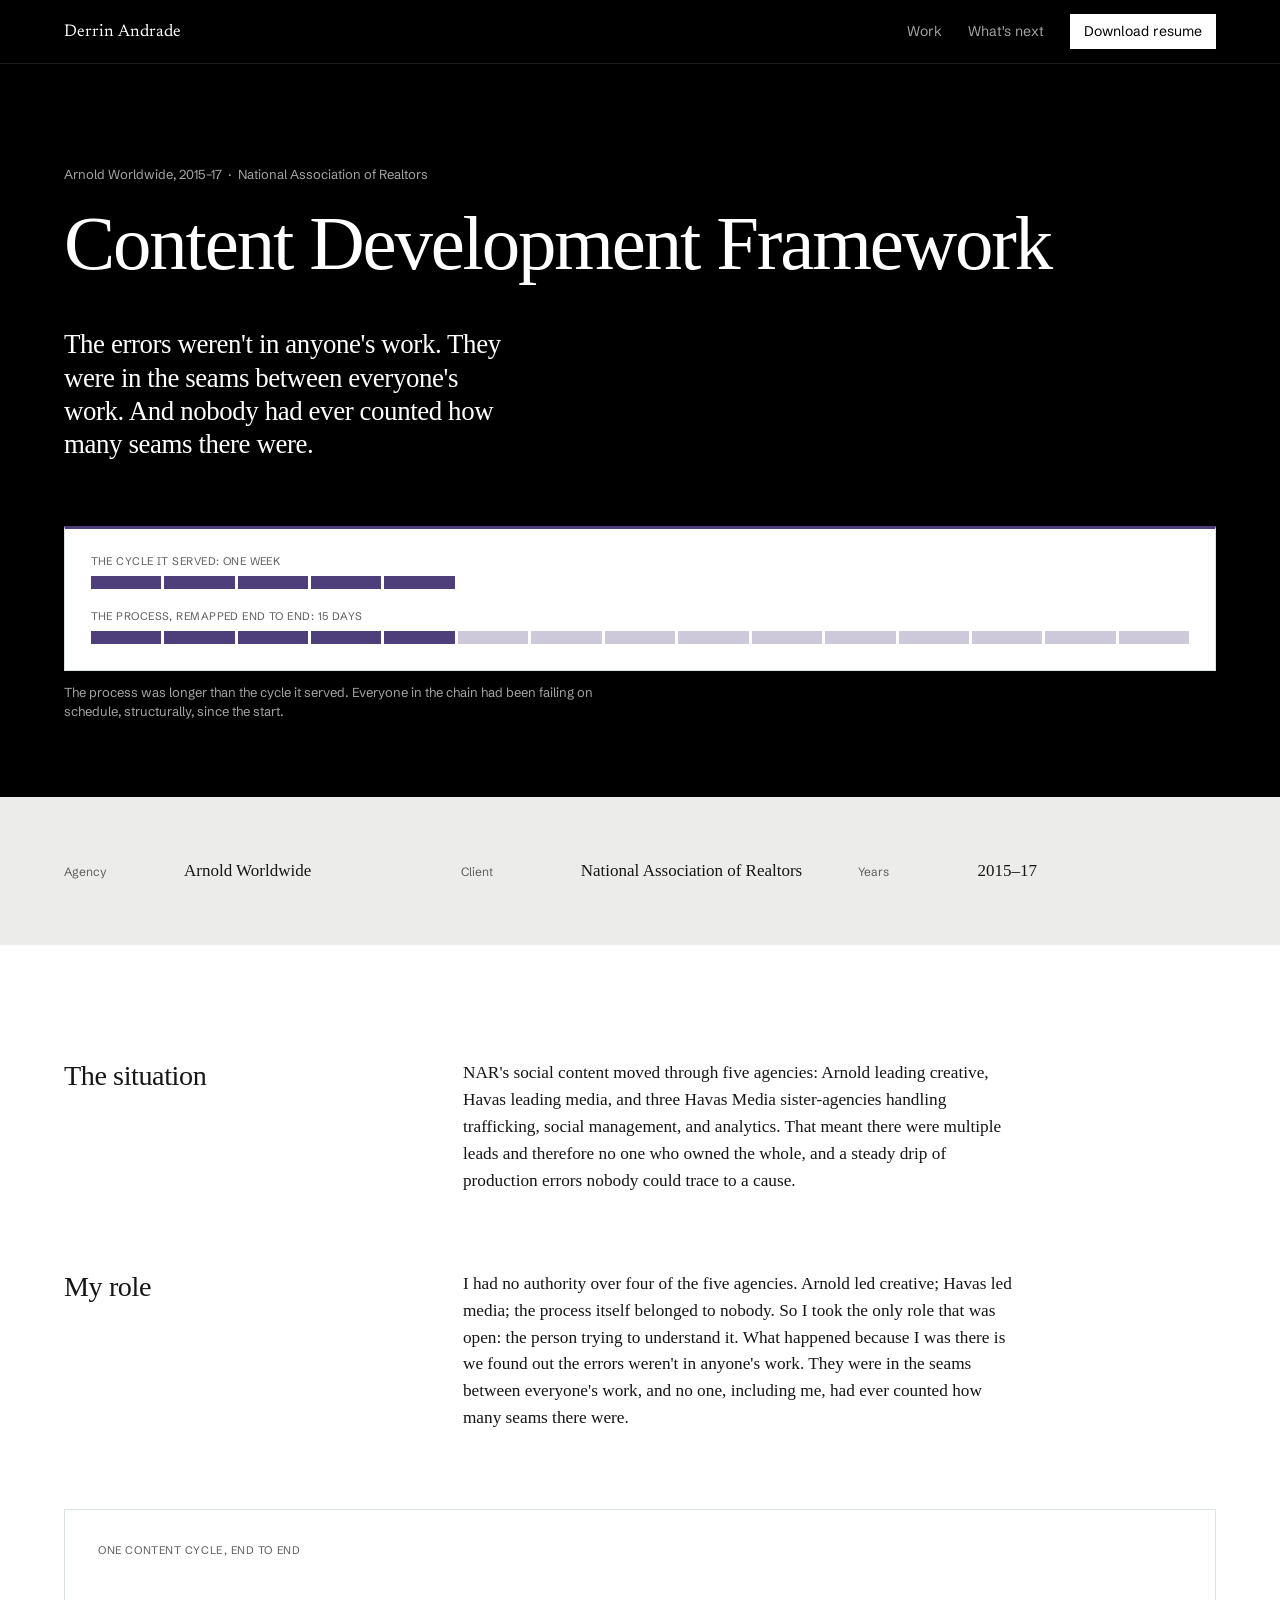
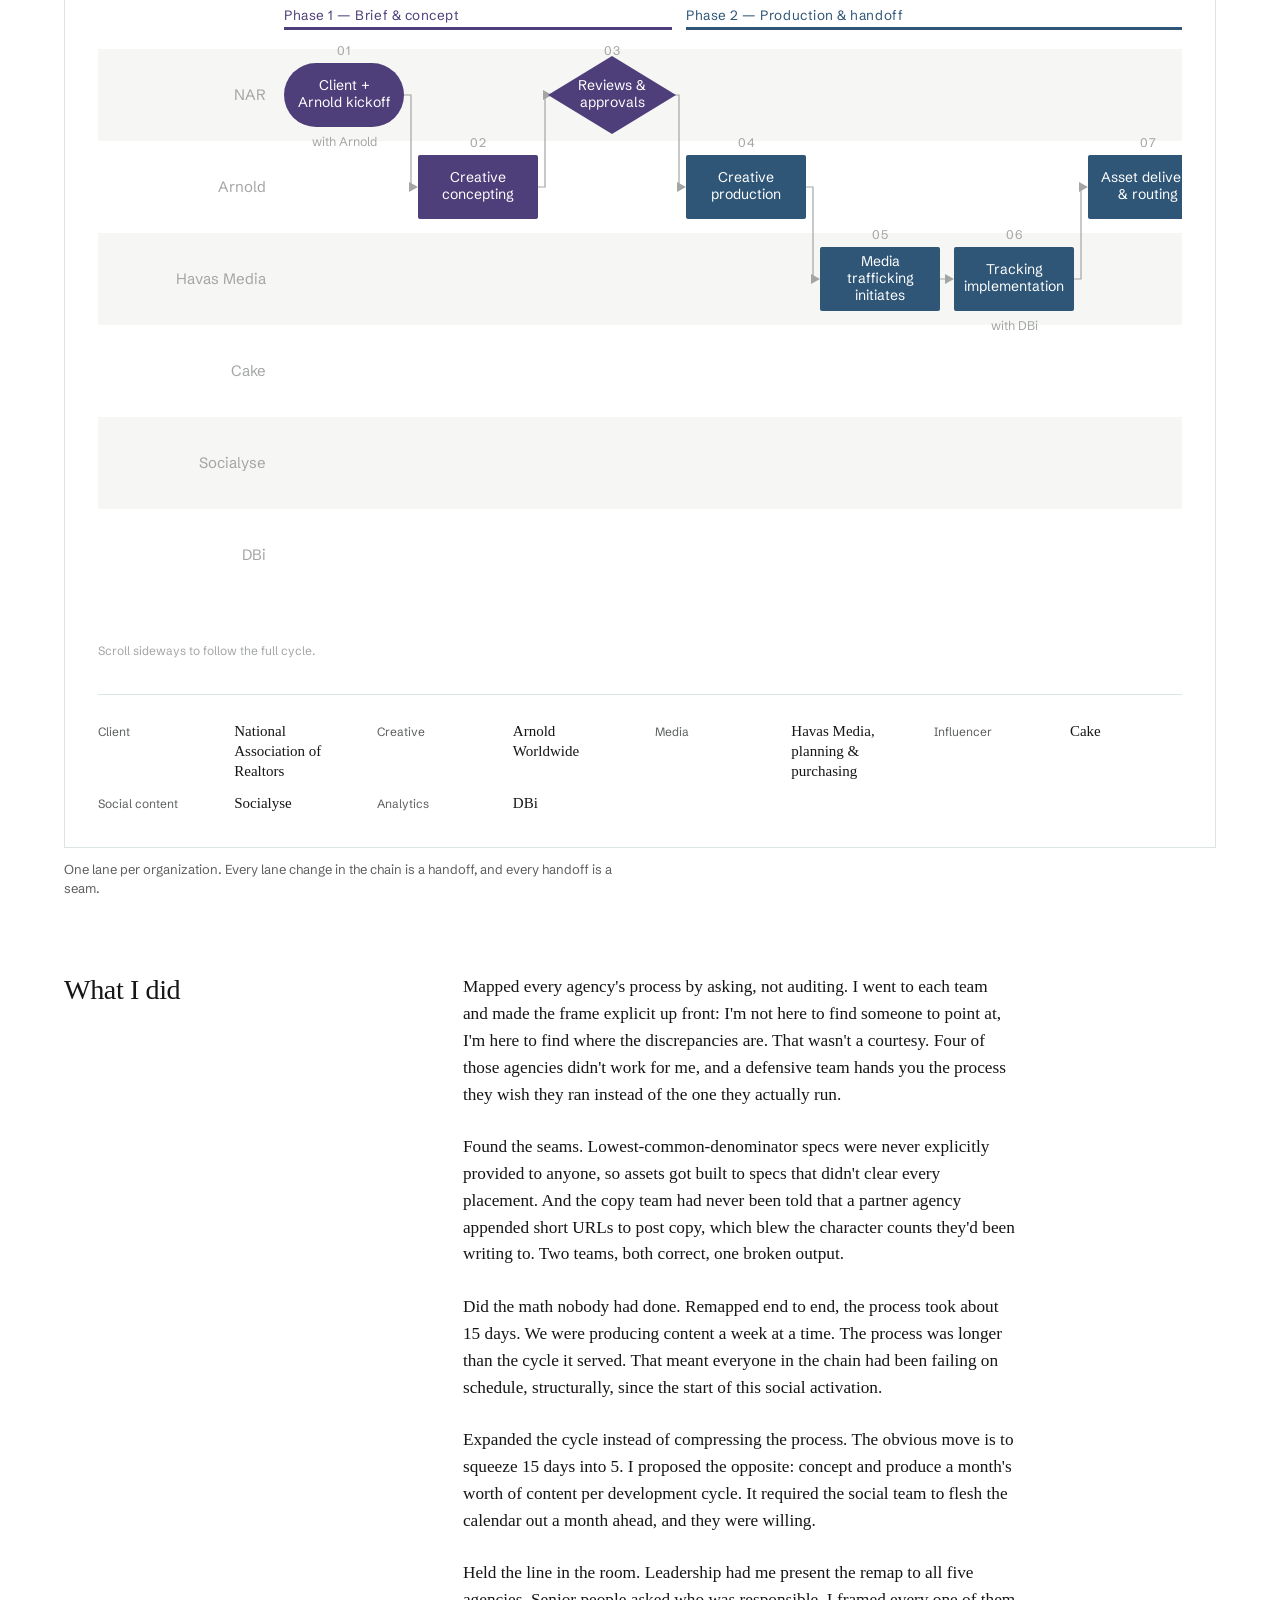
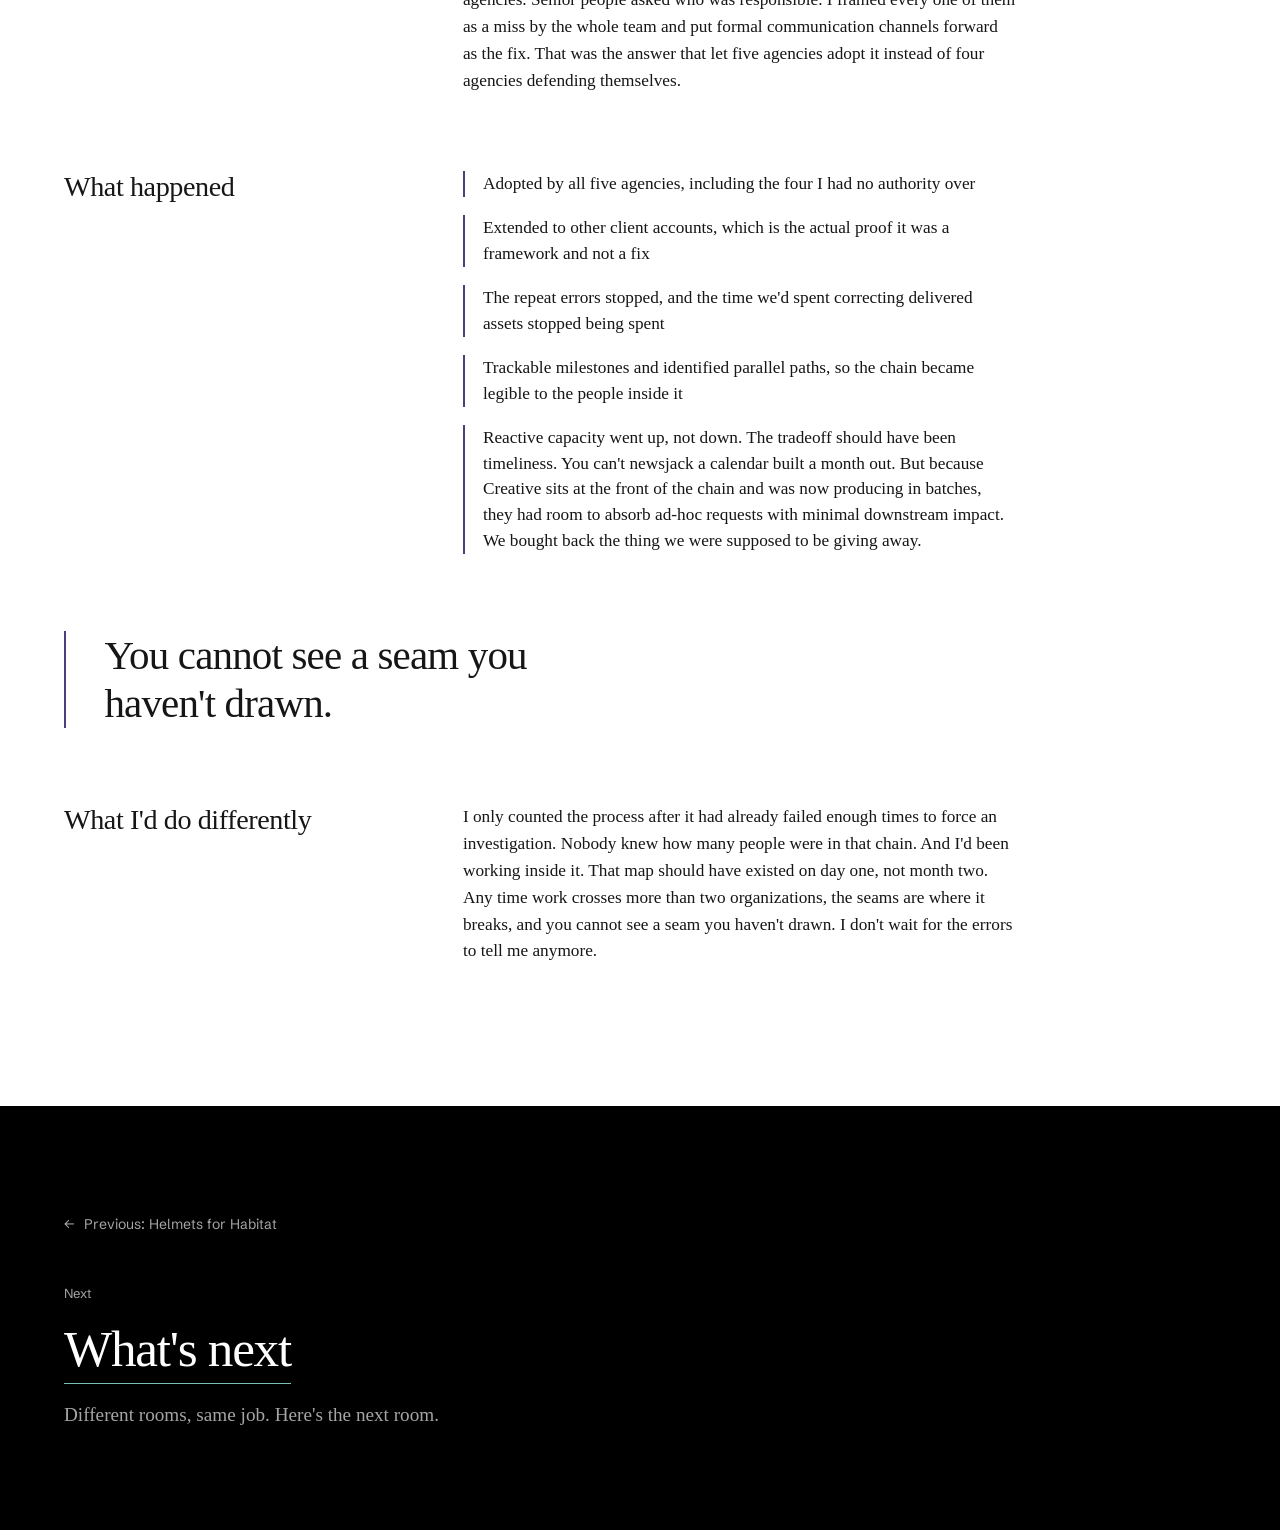
<file: content-development-framework/index.html>
<!DOCTYPE html>
<html lang="en">
<head>
<meta charset="utf-8" />
<meta name="viewport" content="width=device-width, initial-scale=1" />
<meta name="robots" content="noindex, nofollow, noarchive, nosnippet, noimageindex" />
<title>Content Development Framework — Derrin Andrade</title>
<meta name="description" content="A swimlane framework five agencies adopted." />
<meta property="og:type" content="website" />
<meta property="og:title" content="Content Development Framework — Derrin Andrade" />
<meta property="og:description" content="A swimlane framework five agencies adopted." />
<meta property="og:image" content="https://derrin.work/share-card-v2.png" />
<meta property="og:image:secure_url" content="https://derrin.work/share-card-v2.png" />
<meta property="og:image:type" content="image/png" />
<meta property="og:image:width" content="1200" />
<meta property="og:image:height" content="630" />
<meta property="og:image:alt" content="Five models in custom-painted Fallout 76 power armor helmets, over the words: Different rooms, same job." />
<meta property="og:url" content="https://derrin.work/content-development-framework/" />
<meta property="og:site_name" content="Derrin Andrade" />
<meta name="twitter:card" content="summary_large_image" />
<meta name="twitter:image" content="https://derrin.work/share-card-v2.png" />
<link rel="icon" href="../favicon.svg" type="image/svg+xml" />
<link rel="preconnect" href="https://fonts.googleapis.com" />
<link rel="preconnect" href="https://fonts.gstatic.com" crossorigin="" />
<link href="https://fonts.googleapis.com/css2?family=Newsreader:ital,opsz,wght@0,6..72,300..600;1,6..72,300..500&amp;family=Schibsted+Grotesk:wght@400;500;600&amp;display=swap" rel="stylesheet" />
<link rel="stylesheet" href="../assets/site.css?v=7" />
</head>
<body>
<header id="siteheader">
  <div class="nav-wide">
    <a href="../index.html" class="wordmark">Derrin Andrade</a>
    <a href="../index.html#work" class="navlink">Work</a>
    <a href="../whats-next/" class="navlink">What's next</a>
    <a href="../Derrin-Andrade-Resume.pdf" download class="btn">Download resume</a>
  </div>
  <div class="nav-narrow">
    <div class="navbar">
      <a href="../index.html" class="wordmark">Derrin Andrade</a>
      <button type="button" id="menubtn" aria-label="Open menu" aria-expanded="false" aria-controls="mobilemenu"><span class="bar"></span><span class="bar"></span><span class="bar"></span></button>
    </div>
    <nav id="mobilemenu" hidden>
      <a href="../index.html#work">Work</a>
      <a href="../whats-next/">What's next</a>
      <a href="../Derrin-Andrade-Resume.pdf" download class="btn">Download resume</a>
    </nav>
  </div>
</header>
<div id="headerspacer"></div>
<main>
  <section data-screen-label="Framework opener" style="background:#000000; color:#FFFFFF; padding:clamp(56px,8vw,120px) 0 clamp(48px,6vw,90px);">
    <div style="max-width:1560px; margin:0 auto; padding:0 clamp(18px,5vw,96px);">
      <p style="margin:0 0 22px; font-family:'Schibsted Grotesk',system-ui,sans-serif; font-size:13px; color:#A3A6A4;">Arnold Worldwide, 2015–17 &nbsp;·&nbsp; National Association of Realtors</p>
      <h1 style="margin:0; font-size:clamp(36px,6vw,88px); font-weight:400; line-height:1.03; letter-spacing:-.028em;">Content Development Framework</h1>
      <p style="margin:clamp(28px,3.5vw,48px) 0 0; font-size:clamp(20px,2.1vw,32px); line-height:1.24; letter-spacing:-.015em; max-width:34ch; text-wrap:pretty;">The errors weren't in anyone's work. They were in the seams between everyone's work. And nobody had ever counted how many seams there were.</p>
      <figure style="margin:clamp(36px,5vw,72px) 0 0;">
        <div style="background:#FFFFFF; border:1px solid #DCE5E3; border-top:3px solid #4E3F7A; padding:clamp(16px,2vw,28px); display:grid; gap:20px;">
          <div>
            <p style="margin:0 0 8px; font-family:'Schibsted Grotesk',system-ui,sans-serif; font-size:11px; letter-spacing:.04em; text-transform:uppercase; color:#5C5F5E;">The cycle it served: one week</p>
            <div data-cellgrid style="display:grid; grid-template-columns:repeat(15,1fr); gap:3px;">
              
                <span style="height:13px; background:#4E3F7A;"></span>
              
                <span style="height:13px; background:#4E3F7A;"></span>
              
                <span style="height:13px; background:#4E3F7A;"></span>
              
                <span style="height:13px; background:#4E3F7A;"></span>
              
                <span style="height:13px; background:#4E3F7A;"></span>
              
                <span style="height:13px; background:transparent;"></span>
              
                <span style="height:13px; background:transparent;"></span>
              
                <span style="height:13px; background:transparent;"></span>
              
                <span style="height:13px; background:transparent;"></span>
              
                <span style="height:13px; background:transparent;"></span>
              
                <span style="height:13px; background:transparent;"></span>
              
                <span style="height:13px; background:transparent;"></span>
              
                <span style="height:13px; background:transparent;"></span>
              
                <span style="height:13px; background:transparent;"></span>
              
                <span style="height:13px; background:transparent;"></span>
              
            </div>
          </div>
          <div>
            <p style="margin:0 0 8px; font-family:'Schibsted Grotesk',system-ui,sans-serif; font-size:11px; letter-spacing:.04em; text-transform:uppercase; color:#5C5F5E;">The process, remapped end to end: 15 days</p>
            <div data-cellgrid style="display:grid; grid-template-columns:repeat(15,1fr); gap:3px;">
              
                <span style="height:13px; background:#4E3F7A;"></span>
              
                <span style="height:13px; background:#4E3F7A;"></span>
              
                <span style="height:13px; background:#4E3F7A;"></span>
              
                <span style="height:13px; background:#4E3F7A;"></span>
              
                <span style="height:13px; background:#4E3F7A;"></span>
              
                <span style="height:13px; background:rgba(78,63,122,.28);"></span>
              
                <span style="height:13px; background:rgba(78,63,122,.28);"></span>
              
                <span style="height:13px; background:rgba(78,63,122,.28);"></span>
              
                <span style="height:13px; background:rgba(78,63,122,.28);"></span>
              
                <span style="height:13px; background:rgba(78,63,122,.28);"></span>
              
                <span style="height:13px; background:rgba(78,63,122,.28);"></span>
              
                <span style="height:13px; background:rgba(78,63,122,.28);"></span>
              
                <span style="height:13px; background:rgba(78,63,122,.28);"></span>
              
                <span style="height:13px; background:rgba(78,63,122,.28);"></span>
              
                <span style="height:13px; background:rgba(78,63,122,.28);"></span>
              
            </div>
          </div>
        </div>
        <figcaption style="margin:12px 0 0; font-family:'Schibsted Grotesk',system-ui,sans-serif; font-size:13px; color:#A3A6A4; line-height:1.45; max-width:70ch;">The process was longer than the cycle it served. Everyone in the chain had been failing on schedule, structurally, since the start.</figcaption>
      </figure>
    </div>
  </section>

  <section data-screen-label="Framework credits" style="background:#ECEDEA; padding:clamp(40px,5vw,72px) 0;">
    <div style="max-width:1560px; margin:0 auto; padding:0 clamp(18px,5vw,96px); display:grid; grid-template-columns:repeat(auto-fit,minmax(240px,1fr)); gap:20px clamp(24px,3vw,56px);">
      <div style="display:grid; grid-template-columns:110px 1fr; gap:10px; align-items:baseline;">
        <span style="font-family:'Schibsted Grotesk',system-ui,sans-serif; font-size:12px; color:#5C5F5E;">Agency</span>
        <span style="font-size:17px;">Arnold Worldwide</span>
      </div>
      <div style="display:grid; grid-template-columns:110px 1fr; gap:10px; align-items:baseline;">
        <span style="font-family:'Schibsted Grotesk',system-ui,sans-serif; font-size:12px; color:#5C5F5E;">Client</span>
        <span style="font-size:17px; text-wrap:pretty;">National Association of Realtors</span>
      </div>
      <div style="display:grid; grid-template-columns:110px 1fr; gap:10px; align-items:baseline;">
        <span style="font-family:'Schibsted Grotesk',system-ui,sans-serif; font-size:12px; color:#5C5F5E;">Years</span>
        <span style="font-size:17px;">2015–17</span>
      </div>
    </div>
  </section>

  <section data-screen-label="Framework body" style="background:#FFFFFF; padding:clamp(64px,9vw,130px) 0 clamp(40px,6vw,80px);">
    <div style="max-width:1560px; margin:0 auto; padding:0 clamp(18px,5vw,96px);">

      <div style="display:grid; grid-template-columns:repeat(auto-fit,minmax(280px,1fr)); gap:clamp(24px,3.5vw,64px); margin-bottom:clamp(48px,6vw,96px);">
        <div><h2 style="margin:0; font-size:clamp(22px,2.2vw,30px); font-weight:400; letter-spacing:-.015em;">The situation</h2></div>
        <div style="grid-column:span 2; min-width:0;">
          <p style="margin:0; font-size:clamp(17px,1.35vw,20px); line-height:1.55; max-width:64ch; text-wrap:pretty;">NAR's social content moved through five agencies: Arnold leading creative, Havas leading media, and three Havas Media sister-agencies handling trafficking, social management, and analytics. That meant there were multiple leads and therefore no one who owned the whole, and a steady drip of production errors nobody could trace to a cause.</p>
        </div>
      </div>

      <div style="display:grid; grid-template-columns:repeat(auto-fit,minmax(280px,1fr)); gap:clamp(24px,3.5vw,64px); margin-bottom:clamp(48px,6vw,96px);">
        <div><h2 style="margin:0; font-size:clamp(22px,2.2vw,30px); font-weight:400; letter-spacing:-.015em;">My role</h2></div>
        <div style="grid-column:span 2; min-width:0;">
          <p style="margin:0; font-size:clamp(17px,1.35vw,20px); line-height:1.55; max-width:64ch; text-wrap:pretty;">I had no authority over four of the five agencies. Arnold led creative; Havas led media; the process itself belonged to nobody. So I took the only role that was open: the person trying to understand it. What happened because I was there is we found out the errors weren't in anyone's work. They were in the seams between everyone's work, and no one, including me, had ever counted how many seams there were.</p>
        </div>
      </div>

      <figure style="margin:0 0 clamp(48px,6vw,96px);">
        <div style="background:#FFFFFF; border:1px solid #DCE5E3; padding:clamp(20px,2.6vw,40px);">
          <p style="margin:0 0 clamp(18px,2.2vw,28px); font-family:'Schibsted Grotesk',system-ui,sans-serif; font-size:11px; letter-spacing:.05em; text-transform:uppercase; color:#5C5F5E;">One content cycle, end to end</p>
          <div style="overflow-x:auto; -webkit-overflow-scrolling:touch;">
          <svg viewBox="0 0 1530 648" width="1530" style="display:block; width:1530px; max-width:none; height:auto; font-family:'Schibsted Grotesk',system-ui,sans-serif;">
            <rect x="0" y="64" width="1530" height="92" fill="#F6F6F4"></rect><rect x="0" y="156" width="1530" height="92" fill="#FFFFFF"></rect><rect x="0" y="248" width="1530" height="92" fill="#F6F6F4"></rect><rect x="0" y="340" width="1530" height="92" fill="#FFFFFF"></rect><rect x="0" y="432" width="1530" height="92" fill="#F6F6F4"></rect><rect x="0" y="524" width="1530" height="92" fill="#FFFFFF"></rect>
            <polyline points="306,110 313,110 313,202 311,202" fill="none" stroke="#A3A6A4" stroke-width="1.2"></polyline><polyline points="440,202 447,202 447,110 445,110" fill="none" stroke="#A3A6A4" stroke-width="1.2"></polyline><polyline points="574,110 581,110 581,202 579,202" fill="none" stroke="#A3A6A4" stroke-width="1.2"></polyline><polyline points="708,202 715,202 715,294 713,294" fill="none" stroke="#A3A6A4" stroke-width="1.2"></polyline><polyline points="842,294 849,294 849,294 847,294" fill="none" stroke="#A3A6A4" stroke-width="1.2"></polyline><polyline points="976,294 983,294 983,202 981,202" fill="none" stroke="#A3A6A4" stroke-width="1.2"></polyline><polyline points="1110,202 1117,202 1117,294 1115,294" fill="none" stroke="#A3A6A4" stroke-width="1.2"></polyline><polyline points="1244,294 1251,294 1251,478 1249,478" fill="none" stroke="#A3A6A4" stroke-width="1.2"></polyline><polyline points="1378,478 1385,478 1385,570 1383,570" fill="none" stroke="#A3A6A4" stroke-width="1.2"></polyline>
            <rect data-rule="strip" x="186" y="42" width="388" height="3" rx="0" fill="#4E3F7A" stroke="none"></rect><rect data-rule="strip" x="588" y="42" width="522" height="3" rx="0" fill="#2F5677" stroke="none"></rect><rect data-rule="strip" x="1124" y="42" width="388" height="3" rx="0" fill="#74355A" stroke="none"></rect><rect data-rule="" x="186" y="78" width="120" height="64" rx="32" fill="#4E3F7A" stroke="none"></rect><rect data-rule="" x="320" y="170" width="120" height="64" rx="2" fill="#4E3F7A" stroke="none"></rect><rect data-rule="" x="588" y="170" width="120" height="64" rx="2" fill="#2F5677" stroke="none"></rect><rect data-rule="" x="722" y="262" width="120" height="64" rx="2" fill="#2F5677" stroke="none"></rect><rect data-rule="" x="856" y="262" width="120" height="64" rx="2" fill="#2F5677" stroke="none"></rect><rect data-rule="" x="990" y="170" width="120" height="64" rx="2" fill="#2F5677" stroke="none"></rect><rect data-rule="" x="1124" y="262" width="120" height="64" rx="2" fill="#74355A" stroke="none"></rect><rect data-rule="" x="1258" y="446" width="120" height="64" rx="2" fill="#74355A" stroke="none"></rect><rect data-rule="" x="1392" y="538" width="120" height="64" rx="32" fill="#74355A" stroke="none"></rect>
            <polygon points="320,202 311,196.96 311,207.04" fill="#A3A6A4"></polygon><polygon points="454,110 445,104.96 445,115.04" fill="#A3A6A4"></polygon><polygon points="514,71 578,110 514,149 450,110" fill="#4E3F7A"></polygon><polygon points="588,202 579,196.96 579,207.04" fill="#A3A6A4"></polygon><polygon points="722,294 713,288.96 713,299.04" fill="#A3A6A4"></polygon><polygon points="856,294 847,288.96 847,299.04" fill="#A3A6A4"></polygon><polygon points="990,202 981,196.96 981,207.04" fill="#A3A6A4"></polygon><polygon points="1124,294 1115,288.96 1115,299.04" fill="#A3A6A4"></polygon><polygon points="1258,478 1249,472.96 1249,483.04" fill="#A3A6A4"></polygon><polygon points="1392,570 1383,564.96 1383,575.04" fill="#A3A6A4"></polygon>
            <text x="168" y="115.25" text-anchor="end" font-size="15" fill="#A3A6A4" letter-spacing="0">NAR</text><text x="168" y="207.25" text-anchor="end" font-size="15" fill="#A3A6A4" letter-spacing="0">Arnold</text><text x="168" y="299.25" text-anchor="end" font-size="15" fill="#A3A6A4" letter-spacing="0">Havas Media</text><text x="168" y="391.25" text-anchor="end" font-size="15" fill="#A3A6A4" letter-spacing="0">Cake</text><text x="168" y="483.25" text-anchor="end" font-size="15" fill="#A3A6A4" letter-spacing="0">Socialyse</text><text x="168" y="575.25" text-anchor="end" font-size="15" fill="#A3A6A4" letter-spacing="0">DBi</text><text x="186" y="34.725" text-anchor="start" font-size="13.5" fill="#4E3F7A" letter-spacing="0.04em">Phase 1 — Brief &amp; concept</text><text x="588" y="34.725" text-anchor="start" font-size="13.5" fill="#2F5677" letter-spacing="0.04em">Phase 2 — Production &amp; handoff</text><text x="1124" y="34.725" text-anchor="start" font-size="13.5" fill="#74355A" letter-spacing="0.04em">Phase 3 — Distribution &amp; measurement</text><text x="246" y="105.36000000000001" text-anchor="middle" font-size="14" fill="#FFFFFF" letter-spacing="0">Client +</text><text x="246" y="122.44000000000001" text-anchor="middle" font-size="14" fill="#FFFFFF" letter-spacing="0">Arnold kickoff</text><text x="246" y="70.375" text-anchor="middle" font-size="12.5" fill="#A3A6A4" letter-spacing="0.08em">01</text><text x="246" y="161.375" text-anchor="middle" font-size="12.5" fill="#A3A6A4" letter-spacing="0">with Arnold</text><text x="380" y="197.36" text-anchor="middle" font-size="14" fill="#FFFFFF" letter-spacing="0">Creative</text><text x="380" y="214.44" text-anchor="middle" font-size="14" fill="#FFFFFF" letter-spacing="0">concepting</text><text x="380" y="162.375" text-anchor="middle" font-size="12.5" fill="#A3A6A4" letter-spacing="0.08em">02</text><text x="514" y="105.36000000000001" text-anchor="middle" font-size="14" fill="#FFFFFF" letter-spacing="0">Reviews &amp;</text><text x="514" y="122.44000000000001" text-anchor="middle" font-size="14" fill="#FFFFFF" letter-spacing="0">approvals</text><text x="514" y="70.375" text-anchor="middle" font-size="12.5" fill="#A3A6A4" letter-spacing="0.08em">03</text><text x="648" y="197.36" text-anchor="middle" font-size="14" fill="#FFFFFF" letter-spacing="0">Creative</text><text x="648" y="214.44" text-anchor="middle" font-size="14" fill="#FFFFFF" letter-spacing="0">production</text><text x="648" y="162.375" text-anchor="middle" font-size="12.5" fill="#A3A6A4" letter-spacing="0.08em">04</text><text x="782" y="280.82" text-anchor="middle" font-size="14" fill="#FFFFFF" letter-spacing="0">Media</text><text x="782" y="297.9" text-anchor="middle" font-size="14" fill="#FFFFFF" letter-spacing="0">trafficking</text><text x="782" y="314.97999999999996" text-anchor="middle" font-size="14" fill="#FFFFFF" letter-spacing="0">initiates</text><text x="782" y="254.375" text-anchor="middle" font-size="12.5" fill="#A3A6A4" letter-spacing="0.08em">05</text><text x="916" y="289.35999999999996" text-anchor="middle" font-size="14" fill="#FFFFFF" letter-spacing="0">Tracking</text><text x="916" y="306.43999999999994" text-anchor="middle" font-size="14" fill="#FFFFFF" letter-spacing="0">implementation</text><text x="916" y="254.375" text-anchor="middle" font-size="12.5" fill="#A3A6A4" letter-spacing="0.08em">06</text><text x="916" y="345.375" text-anchor="middle" font-size="12.5" fill="#A3A6A4" letter-spacing="0">with DBi</text><text x="1050" y="197.36" text-anchor="middle" font-size="14" fill="#FFFFFF" letter-spacing="0">Asset delivery</text><text x="1050" y="214.44" text-anchor="middle" font-size="14" fill="#FFFFFF" letter-spacing="0">&amp; routing</text><text x="1050" y="162.375" text-anchor="middle" font-size="12.5" fill="#A3A6A4" letter-spacing="0.08em">07</text><text x="1184" y="289.35999999999996" text-anchor="middle" font-size="14" fill="#FFFFFF" letter-spacing="0">Final asset</text><text x="1184" y="306.43999999999994" text-anchor="middle" font-size="14" fill="#FFFFFF" letter-spacing="0">trafficking</text><text x="1184" y="254.375" text-anchor="middle" font-size="12.5" fill="#A3A6A4" letter-spacing="0.08em">08</text><text x="1318" y="481.9" text-anchor="middle" font-size="14" fill="#FFFFFF" letter-spacing="0">Asset posting</text><text x="1318" y="438.375" text-anchor="middle" font-size="12.5" fill="#A3A6A4" letter-spacing="0.08em">09</text><text x="1318" y="529.375" text-anchor="middle" font-size="12.5" fill="#A3A6A4" letter-spacing="0">with Cake</text><text x="1452" y="573.9" text-anchor="middle" font-size="14" fill="#FFFFFF" letter-spacing="0">Post analytics</text><text x="1452" y="530.375" text-anchor="middle" font-size="12.5" fill="#A3A6A4" letter-spacing="0.08em">10</text>
          </svg>
          </div>
          <p style="margin:10px 0 0; font-family:'Schibsted Grotesk',system-ui,sans-serif; font-size:12px; color:#A3A6A4;">Scroll sideways to follow the full cycle.</p>
          <div style="margin-top:clamp(24px,2.8vw,38px); padding-top:clamp(18px,2.2vw,26px); border-top:1px solid #DCE5E3; display:grid; grid-template-columns:repeat(auto-fit,minmax(240px,1fr)); gap:12px clamp(20px,2.4vw,44px);">
            <div style="display:grid; grid-template-columns:126px 1fr; gap:10px; align-items:baseline;"><span style="font-family:'Schibsted Grotesk',system-ui,sans-serif; font-size:12px; color:#5C5F5E;">Client</span><span style="font-size:15px; line-height:1.35; text-wrap:pretty;">National Association of Realtors</span></div>
            <div style="display:grid; grid-template-columns:126px 1fr; gap:10px; align-items:baseline;"><span style="font-family:'Schibsted Grotesk',system-ui,sans-serif; font-size:12px; color:#5C5F5E;">Creative</span><span style="font-size:15px; line-height:1.35;">Arnold Worldwide</span></div>
            <div style="display:grid; grid-template-columns:126px 1fr; gap:10px; align-items:baseline;"><span style="font-family:'Schibsted Grotesk',system-ui,sans-serif; font-size:12px; color:#5C5F5E;">Media</span><span style="font-size:15px; line-height:1.35; text-wrap:pretty;">Havas Media, planning &amp; purchasing</span></div>
            <div style="display:grid; grid-template-columns:126px 1fr; gap:10px; align-items:baseline;"><span style="font-family:'Schibsted Grotesk',system-ui,sans-serif; font-size:12px; color:#5C5F5E;">Influencer</span><span style="font-size:15px; line-height:1.35;">Cake</span></div>
            <div style="display:grid; grid-template-columns:126px 1fr; gap:10px; align-items:baseline;"><span style="font-family:'Schibsted Grotesk',system-ui,sans-serif; font-size:12px; color:#5C5F5E;">Social content</span><span style="font-size:15px; line-height:1.35;">Socialyse</span></div>
            <div style="display:grid; grid-template-columns:126px 1fr; gap:10px; align-items:baseline;"><span style="font-family:'Schibsted Grotesk',system-ui,sans-serif; font-size:12px; color:#5C5F5E;">Analytics</span><span style="font-size:15px; line-height:1.35;">DBi</span></div>
          </div>
        </div>
        <figcaption style="margin:12px 0 0; font-family:'Schibsted Grotesk',system-ui,sans-serif; font-size:13px; color:#5C5F5E; line-height:1.45; max-width:70ch;">One lane per organization. Every lane change in the chain is a handoff, and every handoff is a seam.</figcaption>
      </figure>

      <div style="display:grid; grid-template-columns:repeat(auto-fit,minmax(280px,1fr)); gap:clamp(24px,3.5vw,64px); margin-bottom:clamp(48px,6vw,96px);">
        <div><h2 style="margin:0; font-size:clamp(22px,2.2vw,30px); font-weight:400; letter-spacing:-.015em;">What I did</h2></div>
        <div style="grid-column:span 2; min-width:0; display:grid; gap:26px;">
          <p style="margin:0; font-size:clamp(17px,1.35vw,20px); line-height:1.55; max-width:64ch; text-wrap:pretty;"><strong style="font-weight:500;">Mapped every agency's process by asking, not auditing.</strong> I went to each team and made the frame explicit up front: I'm not here to find someone to point at, I'm here to find where the discrepancies are. That wasn't a courtesy. Four of those agencies didn't work for me, and a defensive team hands you the process they wish they ran instead of the one they actually run.</p>
          <p style="margin:0; font-size:clamp(17px,1.35vw,20px); line-height:1.55; max-width:64ch; text-wrap:pretty;"><strong style="font-weight:500;">Found the seams.</strong> Lowest-common-denominator specs were never explicitly provided to anyone, so assets got built to specs that didn't clear every placement. And the copy team had never been told that a partner agency appended short URLs to post copy, which blew the character counts they'd been writing to. Two teams, both correct, one broken output.</p>
          <p style="margin:0; font-size:clamp(17px,1.35vw,20px); line-height:1.55; max-width:64ch; text-wrap:pretty;"><strong style="font-weight:500;">Did the math nobody had done.</strong> Remapped end to end, the process took about 15 days. We were producing content a week at a time. <strong style="font-weight:500;">The process was longer than the cycle it served.</strong> That meant everyone in the chain had been failing on schedule, structurally, since the start of this social activation.</p>
          <p style="margin:0; font-size:clamp(17px,1.35vw,20px); line-height:1.55; max-width:64ch; text-wrap:pretty;"><strong style="font-weight:500;">Expanded the cycle instead of compressing the process.</strong> The obvious move is to squeeze 15 days into 5. I proposed the opposite: concept and produce a month's worth of content per development cycle. It required the social team to flesh the calendar out a month ahead, and they were willing.</p>
          <p style="margin:0; font-size:clamp(17px,1.35vw,20px); line-height:1.55; max-width:64ch; text-wrap:pretty;"><strong style="font-weight:500;">Held the line in the room.</strong> Leadership had me present the remap to all five agencies. Senior people asked who was responsible. I framed every one of them as a miss by the whole team and put formal communication channels forward as the fix. That was the answer that let five agencies adopt it instead of four agencies defending themselves.</p>
        </div>
      </div>

      <div style="display:grid; grid-template-columns:repeat(auto-fit,minmax(280px,1fr)); gap:clamp(24px,3.5vw,64px); margin-bottom:clamp(48px,6vw,96px);">
        <div><h2 style="margin:0; font-size:clamp(22px,2.2vw,30px); font-weight:400; letter-spacing:-.015em;">What happened</h2></div>
        <div style="grid-column:span 2; min-width:0; display:grid; gap:18px;">
          <p style="margin:0; font-size:clamp(17px,1.35vw,20px); line-height:1.5; max-width:64ch; padding-left:18px; border-left:2px solid #4E3F7A; text-wrap:pretty;"><strong style="font-weight:500;">Adopted by all five agencies</strong>, including the four I had no authority over</p>
          <p style="margin:0; font-size:clamp(17px,1.35vw,20px); line-height:1.5; max-width:64ch; padding-left:18px; border-left:2px solid #4E3F7A; text-wrap:pretty;"><strong style="font-weight:500;">Extended to other client accounts</strong>, which is the actual proof it was a framework and not a fix</p>
          <p style="margin:0; font-size:clamp(17px,1.35vw,20px); line-height:1.5; max-width:64ch; padding-left:18px; border-left:2px solid #4E3F7A; text-wrap:pretty;"><strong style="font-weight:500;">The repeat errors stopped</strong>, and the time we'd spent correcting delivered assets stopped being spent</p>
          <p style="margin:0; font-size:clamp(17px,1.35vw,20px); line-height:1.5; max-width:64ch; padding-left:18px; border-left:2px solid #4E3F7A; text-wrap:pretty;"><strong style="font-weight:500;">Trackable milestones and identified parallel paths</strong>, so the chain became legible to the people inside it</p>
          <p style="margin:0; font-size:clamp(17px,1.35vw,20px); line-height:1.5; max-width:64ch; padding-left:18px; border-left:2px solid #4E3F7A; text-wrap:pretty;"><strong style="font-weight:500;">Reactive capacity went up, not down.</strong> The tradeoff should have been timeliness. You can't newsjack a calendar built a month out. But because Creative sits at the front of the chain and was now producing in batches, they had room to absorb ad-hoc requests with minimal downstream impact. We bought back the thing we were supposed to be giving away.</p>
        </div>
      </div>

      <blockquote style="margin:0 0 clamp(48px,6vw,96px); padding:0 0 0 clamp(20px,3vw,40px); border-left:2px solid #4E3F7A; font-size:clamp(26px,3.2vw,48px); line-height:1.18; letter-spacing:-.02em; max-width:28ch; text-wrap:pretty;">You cannot see a seam you haven't drawn.</blockquote>

      <div style="display:grid; grid-template-columns:repeat(auto-fit,minmax(280px,1fr)); gap:clamp(24px,3.5vw,64px); margin-bottom:clamp(40px,5vw,80px);">
        <div><h2 style="margin:0; font-size:clamp(22px,2.2vw,30px); font-weight:400; letter-spacing:-.015em;">What I'd do differently</h2></div>
        <div style="grid-column:span 2; min-width:0;">
          <p style="margin:0; font-size:clamp(17px,1.35vw,20px); line-height:1.55; max-width:64ch; text-wrap:pretty;">I only counted the process after it had already failed enough times to force an investigation. Nobody knew how many people were in that chain. And I'd been working inside it. That map should have existed on day one, not month two. Any time work crosses more than two organizations, the seams are where it breaks, and you cannot see a seam you haven't drawn. I don't wait for the errors to tell me anymore.</p>
        </div>
      </div>

    </div>
  </section>

  <section data-screen-label="Framework next" style="background:#000000; color:#FFFFFF; padding:clamp(56px,8vw,120px) 0;">
    <div style="max-width:1560px; margin:0 auto; padding:0 clamp(18px,5vw,96px);">
      <p style="margin:0 0 clamp(28px,3.4vw,46px); font-family:'Schibsted Grotesk',system-ui,sans-serif; font-size:14px; line-height:1.5;"><a href="../helmets-for-habitat/" style="color:#A3A6A4; text-decoration:none; display:inline-flex; align-items:baseline; gap:10px; padding:6px 0;" class="x5 x2"><span aria-hidden="true">←</span><span>Previous: Helmets for Habitat</span></a></p>
      <p style="margin:0 0 20px; font-family:'Schibsted Grotesk',system-ui,sans-serif; font-size:13px; color:#A3A6A4;">Next</p>
      <h2 style="margin:0; font-size:clamp(28px,4vw,60px); font-weight:400; line-height:1.08; letter-spacing:-.025em;"><a href="../whats-next/" style="color:#FFFFFF; text-decoration:none; border-bottom:1px solid #7FC0B6; padding-bottom:6px;" class="x6 x7">What's next</a></h2>
      <p style="margin:26px 0 0; font-size:clamp(17px,1.5vw,22px); line-height:1.35; color:#A3A6A4; max-width:44ch; text-wrap:pretty;">Different rooms, same job. Here's the next room.</p>
    </div>
  </section>
</main>
<script src="../assets/site.js" defer></script>
</body>
</html>
</file>
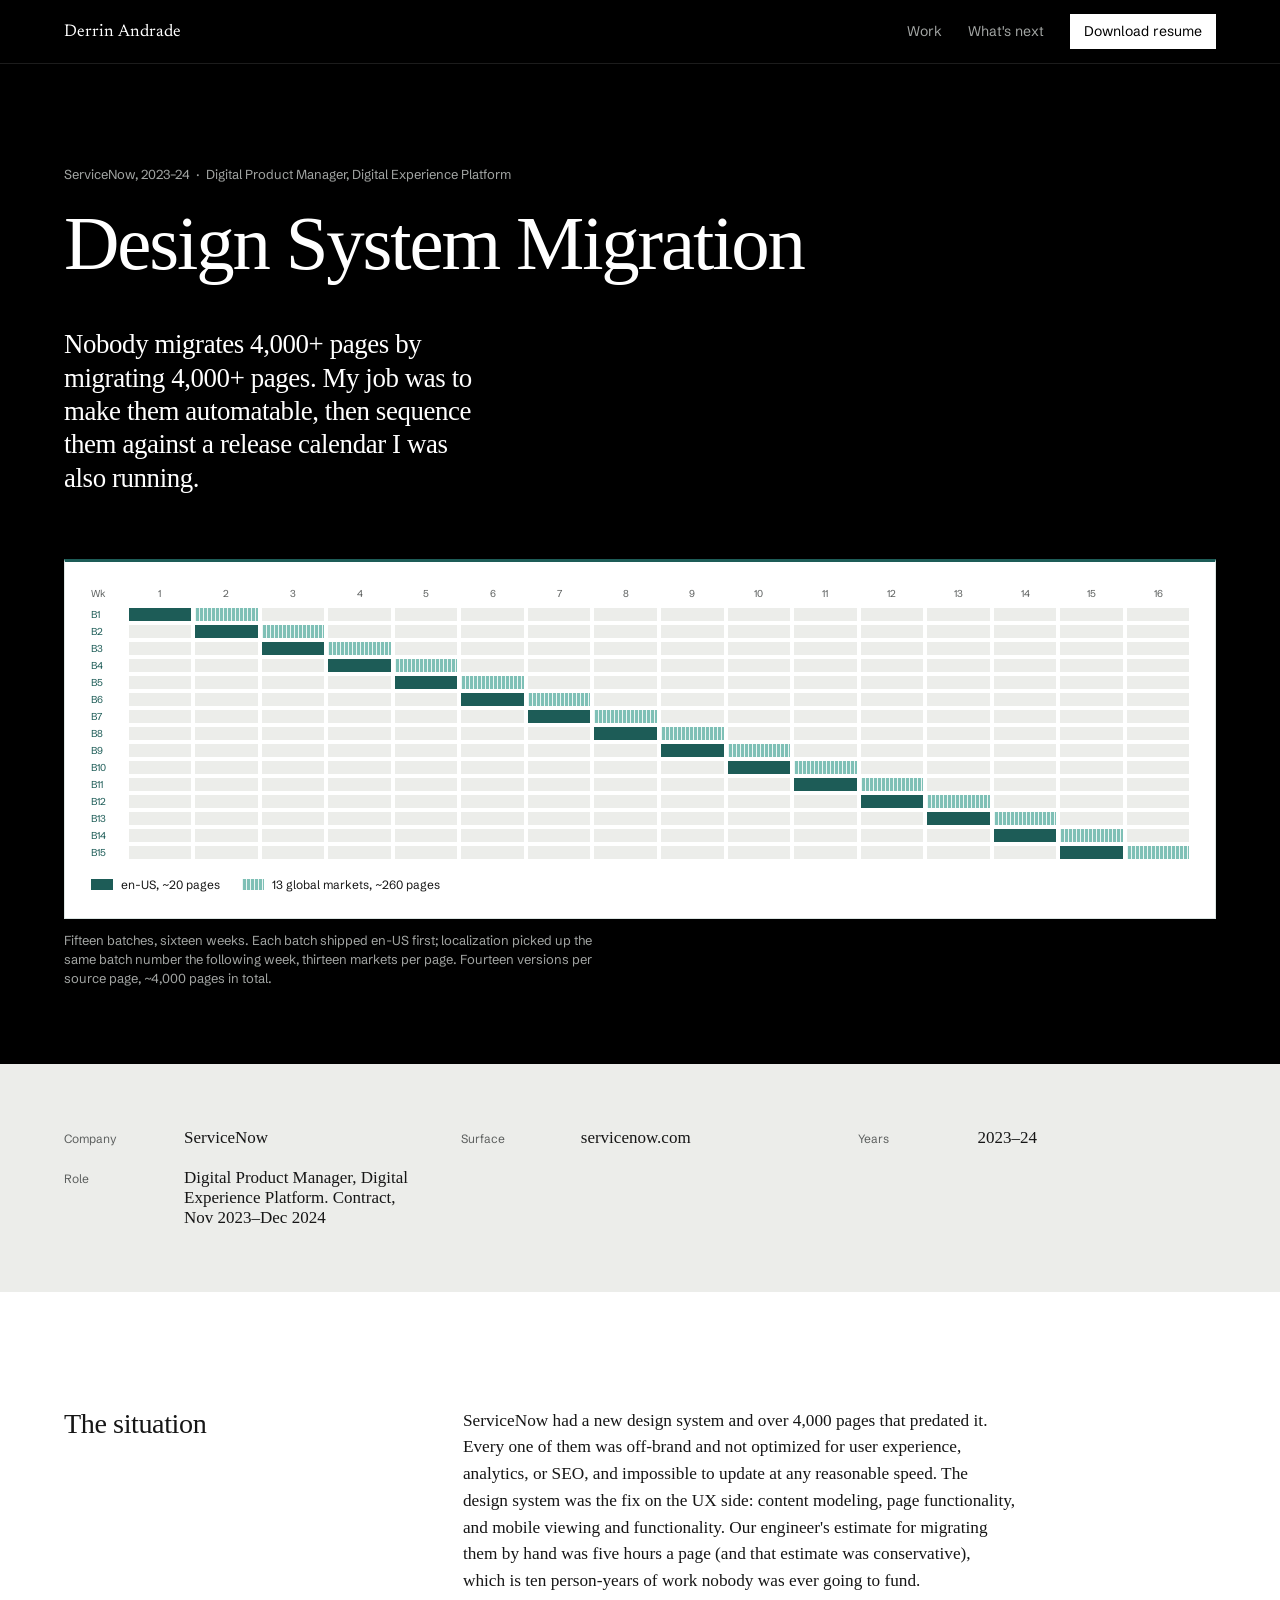
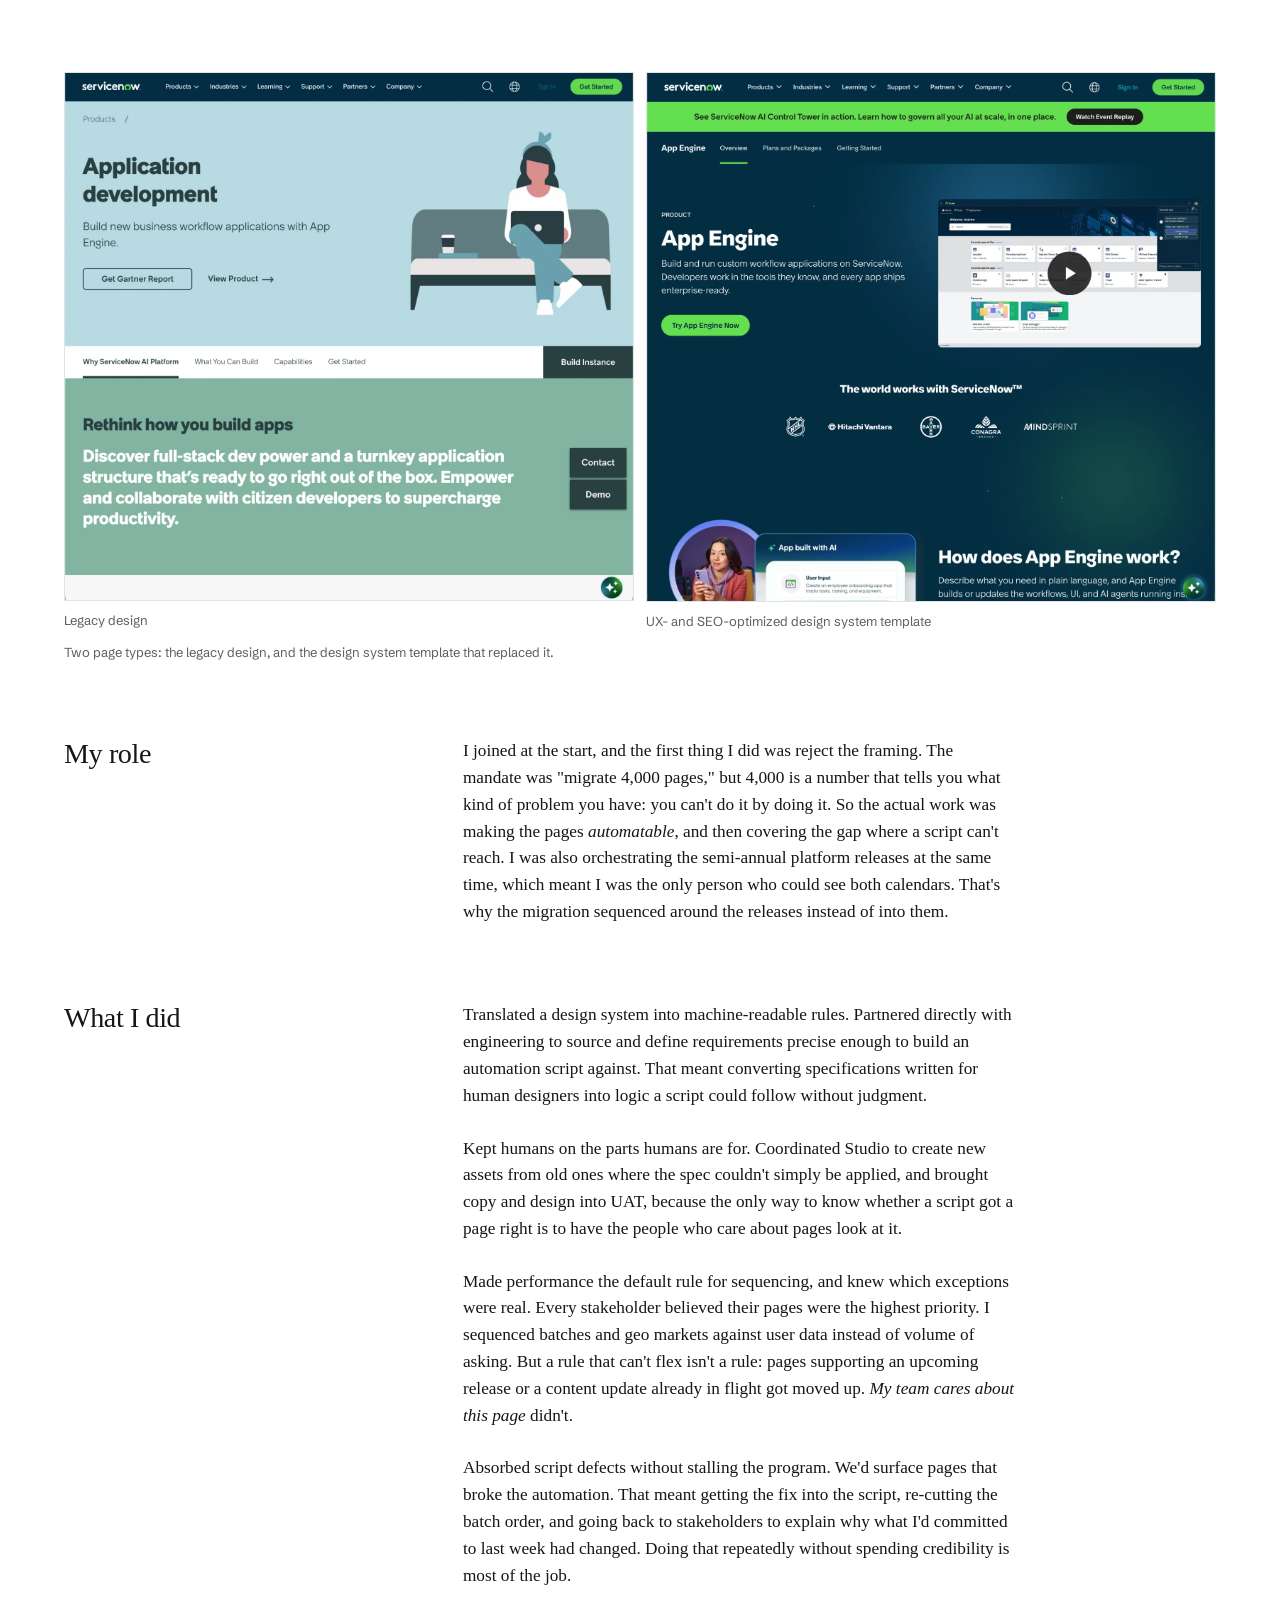
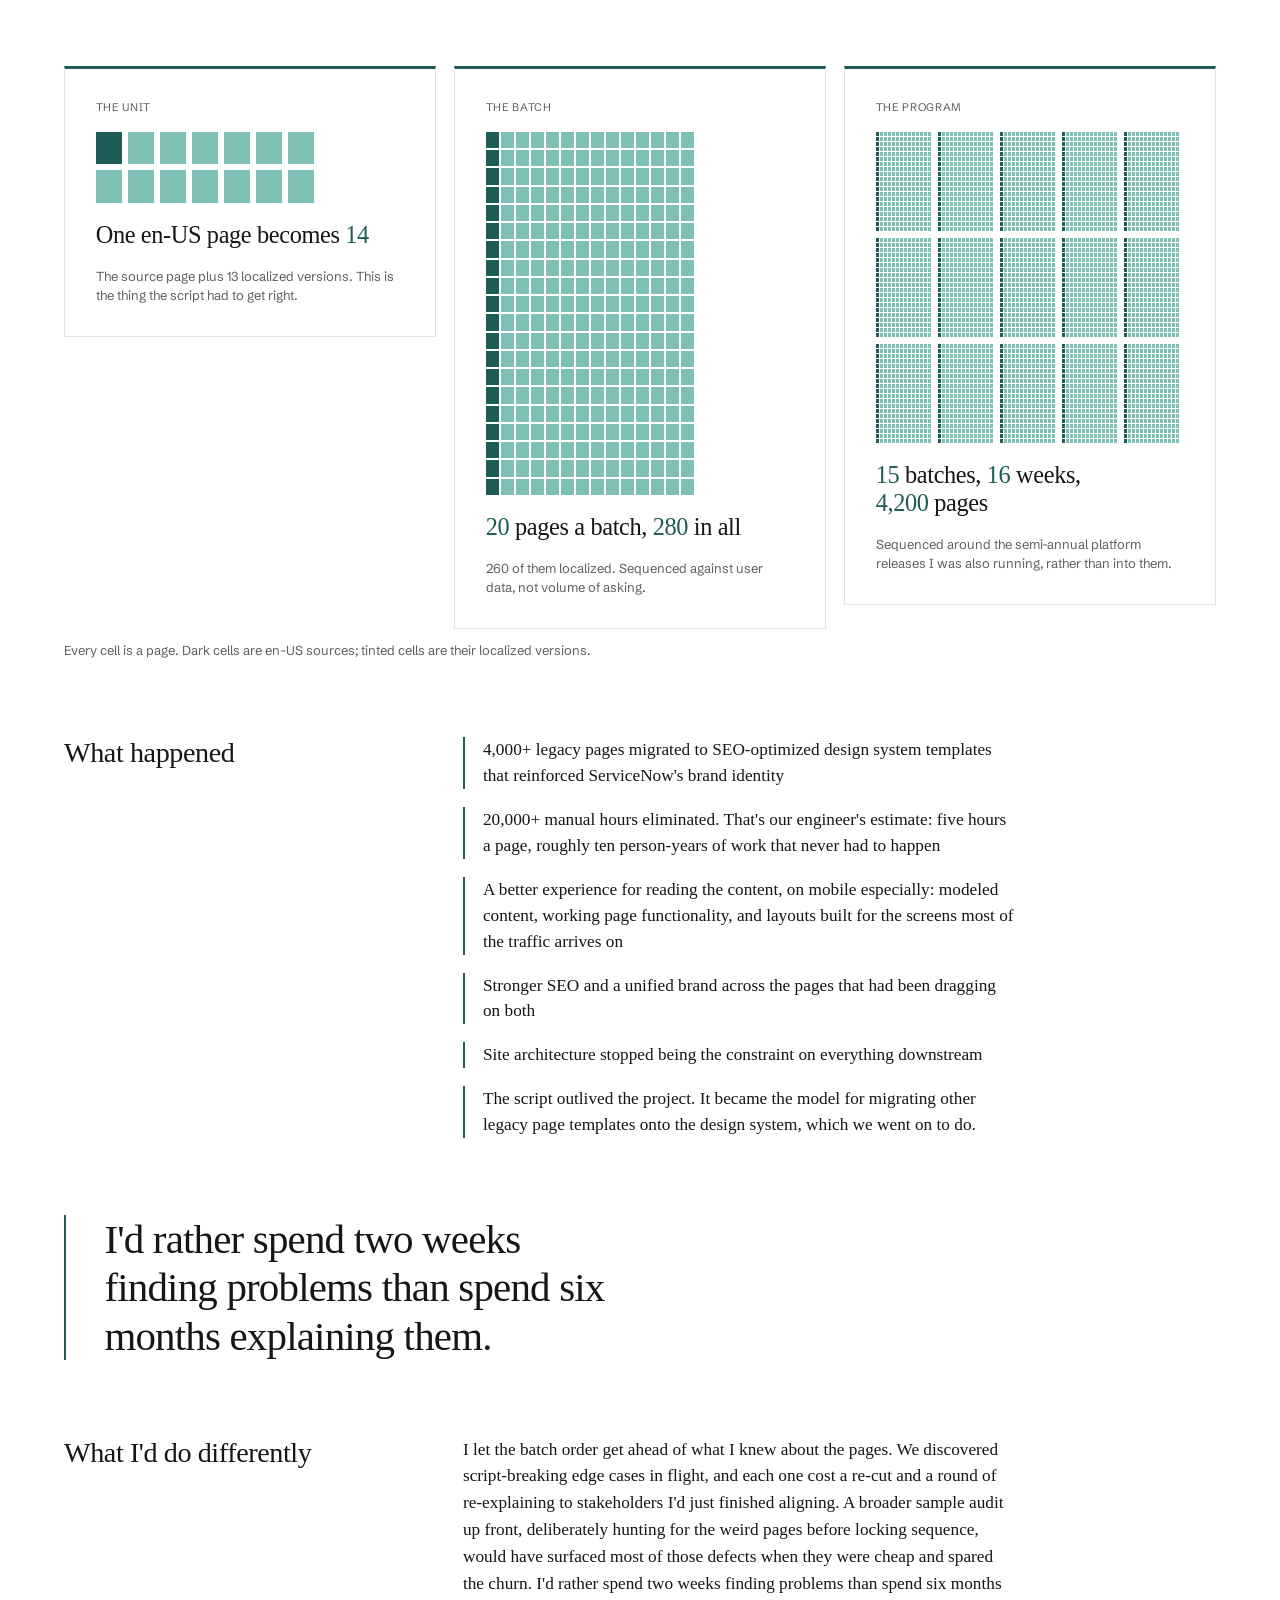
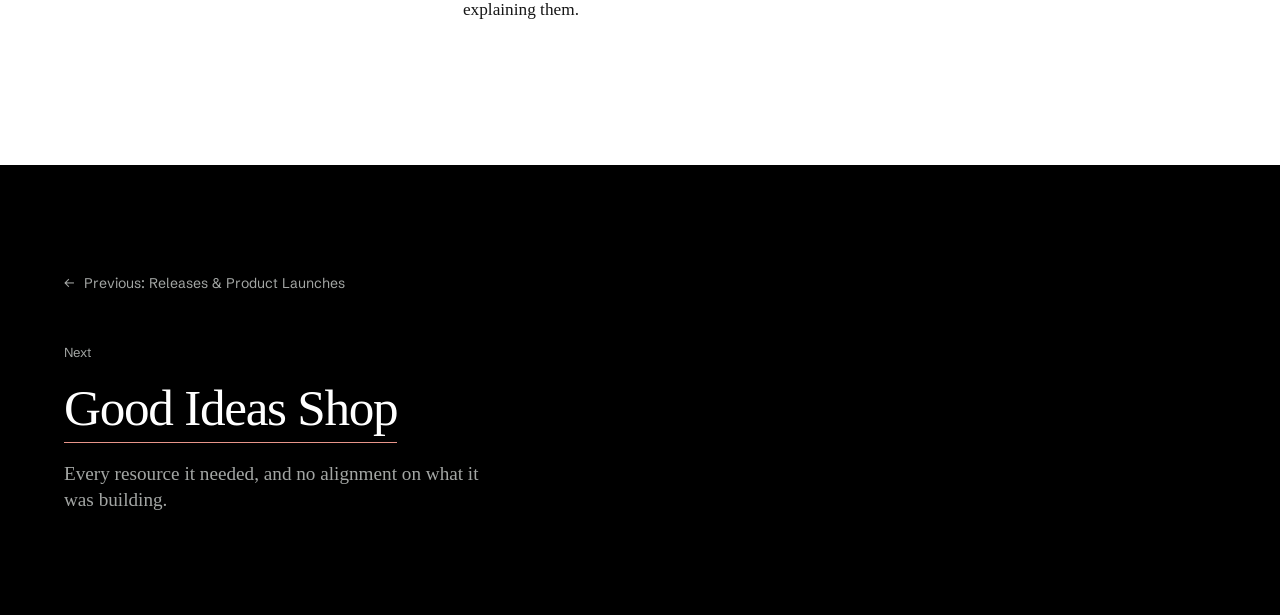
<file: design-system-migration/index.html>
<!DOCTYPE html>
<html lang="en">
<head>
<meta charset="utf-8" />
<meta name="viewport" content="width=device-width, initial-scale=1" />
<meta name="robots" content="noindex, nofollow, noarchive, nosnippet, noimageindex" />
<title>Design System Migration — Derrin Andrade</title>
<meta name="description" content="250+ pages, 13 locales, one template system." />
<meta property="og:type" content="website" />
<meta property="og:title" content="Design System Migration — Derrin Andrade" />
<meta property="og:description" content="250+ pages, 13 locales, one template system." />
<meta property="og:image" content="https://derrin.work/share-card-v2.png" />
<meta property="og:image:secure_url" content="https://derrin.work/share-card-v2.png" />
<meta property="og:image:type" content="image/png" />
<meta property="og:image:width" content="1200" />
<meta property="og:image:height" content="630" />
<meta property="og:image:alt" content="Five models in custom-painted Fallout 76 power armor helmets, over the words: Different rooms, same job." />
<meta property="og:url" content="https://derrin.work/design-system-migration/" />
<meta property="og:site_name" content="Derrin Andrade" />
<meta name="twitter:card" content="summary_large_image" />
<meta name="twitter:image" content="https://derrin.work/share-card-v2.png" />
<link rel="icon" href="../favicon.svg" type="image/svg+xml" />
<link rel="preconnect" href="https://fonts.googleapis.com" />
<link rel="preconnect" href="https://fonts.gstatic.com" crossorigin="" />
<link href="https://fonts.googleapis.com/css2?family=Newsreader:ital,opsz,wght@0,6..72,300..600;1,6..72,300..500&amp;family=Schibsted+Grotesk:wght@400;500;600&amp;display=swap" rel="stylesheet" />
<link rel="stylesheet" href="../assets/site.css?v=7" />
</head>
<body>
<header id="siteheader">
  <div class="nav-wide">
    <a href="../index.html" class="wordmark">Derrin Andrade</a>
    <a href="../index.html#work" class="navlink">Work</a>
    <a href="../whats-next/" class="navlink">What's next</a>
    <a href="../Derrin-Andrade-Resume.pdf" download class="btn">Download resume</a>
  </div>
  <div class="nav-narrow">
    <div class="navbar">
      <a href="../index.html" class="wordmark">Derrin Andrade</a>
      <button type="button" id="menubtn" aria-label="Open menu" aria-expanded="false" aria-controls="mobilemenu"><span class="bar"></span><span class="bar"></span><span class="bar"></span></button>
    </div>
    <nav id="mobilemenu" hidden>
      <a href="../index.html#work">Work</a>
      <a href="../whats-next/">What's next</a>
      <a href="../Derrin-Andrade-Resume.pdf" download class="btn">Download resume</a>
    </nav>
  </div>
</header>
<div id="headerspacer"></div>
<main>
  <section data-screen-label="Migration opener" style="background:#000000; color:#FFFFFF; padding:clamp(56px,8vw,120px) 0 clamp(48px,6vw,90px);">
    <div style="max-width:1560px; margin:0 auto; padding:0 clamp(18px,5vw,96px);">
      <p style="margin:0 0 22px; font-family:'Schibsted Grotesk',system-ui,sans-serif; font-size:13px; color:#A3A6A4;">ServiceNow, 2023–24 &nbsp;·&nbsp; Digital Product Manager, Digital Experience Platform</p>
      <h1 style="margin:0; font-size:clamp(36px,6vw,88px); font-weight:400; line-height:1.03; letter-spacing:-.028em;">Design System Migration</h1>
      <p style="margin:clamp(28px,3.5vw,48px) 0 0; font-size:clamp(20px,2.1vw,32px); line-height:1.24; letter-spacing:-.015em; max-width:34ch; text-wrap:pretty;">Nobody migrates 4,000+ pages by migrating 4,000+ pages. My job was to make them automatable, then sequence them against a release calendar I was also running.</p>
      <figure style="margin:clamp(36px,5vw,72px) 0 0;">
  <div style="background:#FFFFFF; border:1px solid #DCE5E3; border-top:3px solid #1D5C57; padding:clamp(16px,2vw,28px);">
              <div style="display:grid; grid-template-columns:34px repeat(16,1fr); gap:4px; margin-bottom:8px;">
                <span style="font-family:'Schibsted Grotesk',system-ui,sans-serif; font-size:10px; color:#5C5F5E;">Wk</span>
                <span style="font-family:'Schibsted Grotesk',system-ui,sans-serif; font-size:10px; color:#5C5F5E; text-align:center;">1</span>
                <span style="font-family:'Schibsted Grotesk',system-ui,sans-serif; font-size:10px; color:#5C5F5E; text-align:center;">2</span>
                <span style="font-family:'Schibsted Grotesk',system-ui,sans-serif; font-size:10px; color:#5C5F5E; text-align:center;">3</span>
                <span style="font-family:'Schibsted Grotesk',system-ui,sans-serif; font-size:10px; color:#5C5F5E; text-align:center;">4</span>
                <span style="font-family:'Schibsted Grotesk',system-ui,sans-serif; font-size:10px; color:#5C5F5E; text-align:center;">5</span>
                <span style="font-family:'Schibsted Grotesk',system-ui,sans-serif; font-size:10px; color:#5C5F5E; text-align:center;">6</span>
                <span style="font-family:'Schibsted Grotesk',system-ui,sans-serif; font-size:10px; color:#5C5F5E; text-align:center;">7</span>
                <span style="font-family:'Schibsted Grotesk',system-ui,sans-serif; font-size:10px; color:#5C5F5E; text-align:center;">8</span>
                <span style="font-family:'Schibsted Grotesk',system-ui,sans-serif; font-size:10px; color:#5C5F5E; text-align:center;">9</span>
                <span style="font-family:'Schibsted Grotesk',system-ui,sans-serif; font-size:10px; color:#5C5F5E; text-align:center;">10</span>
                <span style="font-family:'Schibsted Grotesk',system-ui,sans-serif; font-size:10px; color:#5C5F5E; text-align:center;">11</span>
                <span style="font-family:'Schibsted Grotesk',system-ui,sans-serif; font-size:10px; color:#5C5F5E; text-align:center;">12</span>
                <span style="font-family:'Schibsted Grotesk',system-ui,sans-serif; font-size:10px; color:#5C5F5E; text-align:center;">13</span>
                <span style="font-family:'Schibsted Grotesk',system-ui,sans-serif; font-size:10px; color:#5C5F5E; text-align:center;">14</span>
                <span style="font-family:'Schibsted Grotesk',system-ui,sans-serif; font-size:10px; color:#5C5F5E; text-align:center;">15</span>
                <span style="font-family:'Schibsted Grotesk',system-ui,sans-serif; font-size:10px; color:#5C5F5E; text-align:center;">16</span>
              </div>
              <div style="display:grid; gap:4px;">
              <div style="display:grid; grid-template-columns:34px repeat(16,1fr); gap:4px; align-items:center;">
                <span style="font-family:'Schibsted Grotesk',system-ui,sans-serif; font-size:10px; color:#1D5C57;">B1</span>
                <span title="Batch 1, en-US, 20 pages" style="height:13px; background:#1D5C57;"></span>
                <span title="Batch 1, 13 global markets, 260 pages" style="height:13px; background:#7FC0B6; background-image:repeating-linear-gradient(90deg, rgba(255,255,255,.85) 0 1px, transparent 1px 4px);"></span>
                <span style="height:13px; background:#ECEDEA;"></span>
                <span style="height:13px; background:#ECEDEA;"></span>
                <span style="height:13px; background:#ECEDEA;"></span>
                <span style="height:13px; background:#ECEDEA;"></span>
                <span style="height:13px; background:#ECEDEA;"></span>
                <span style="height:13px; background:#ECEDEA;"></span>
                <span style="height:13px; background:#ECEDEA;"></span>
                <span style="height:13px; background:#ECEDEA;"></span>
                <span style="height:13px; background:#ECEDEA;"></span>
                <span style="height:13px; background:#ECEDEA;"></span>
                <span style="height:13px; background:#ECEDEA;"></span>
                <span style="height:13px; background:#ECEDEA;"></span>
                <span style="height:13px; background:#ECEDEA;"></span>
                <span style="height:13px; background:#ECEDEA;"></span>
              </div>
              <div style="display:grid; grid-template-columns:34px repeat(16,1fr); gap:4px; align-items:center;">
                <span style="font-family:'Schibsted Grotesk',system-ui,sans-serif; font-size:10px; color:#1D5C57;">B2</span>
                <span style="height:13px; background:#ECEDEA;"></span>
                <span title="Batch 2, en-US, 20 pages" style="height:13px; background:#1D5C57;"></span>
                <span title="Batch 2, 13 global markets, 260 pages" style="height:13px; background:#7FC0B6; background-image:repeating-linear-gradient(90deg, rgba(255,255,255,.85) 0 1px, transparent 1px 4px);"></span>
                <span style="height:13px; background:#ECEDEA;"></span>
                <span style="height:13px; background:#ECEDEA;"></span>
                <span style="height:13px; background:#ECEDEA;"></span>
                <span style="height:13px; background:#ECEDEA;"></span>
                <span style="height:13px; background:#ECEDEA;"></span>
                <span style="height:13px; background:#ECEDEA;"></span>
                <span style="height:13px; background:#ECEDEA;"></span>
                <span style="height:13px; background:#ECEDEA;"></span>
                <span style="height:13px; background:#ECEDEA;"></span>
                <span style="height:13px; background:#ECEDEA;"></span>
                <span style="height:13px; background:#ECEDEA;"></span>
                <span style="height:13px; background:#ECEDEA;"></span>
                <span style="height:13px; background:#ECEDEA;"></span>
              </div>
              <div style="display:grid; grid-template-columns:34px repeat(16,1fr); gap:4px; align-items:center;">
                <span style="font-family:'Schibsted Grotesk',system-ui,sans-serif; font-size:10px; color:#1D5C57;">B3</span>
                <span style="height:13px; background:#ECEDEA;"></span>
                <span style="height:13px; background:#ECEDEA;"></span>
                <span title="Batch 3, en-US, 20 pages" style="height:13px; background:#1D5C57;"></span>
                <span title="Batch 3, 13 global markets, 260 pages" style="height:13px; background:#7FC0B6; background-image:repeating-linear-gradient(90deg, rgba(255,255,255,.85) 0 1px, transparent 1px 4px);"></span>
                <span style="height:13px; background:#ECEDEA;"></span>
                <span style="height:13px; background:#ECEDEA;"></span>
                <span style="height:13px; background:#ECEDEA;"></span>
                <span style="height:13px; background:#ECEDEA;"></span>
                <span style="height:13px; background:#ECEDEA;"></span>
                <span style="height:13px; background:#ECEDEA;"></span>
                <span style="height:13px; background:#ECEDEA;"></span>
                <span style="height:13px; background:#ECEDEA;"></span>
                <span style="height:13px; background:#ECEDEA;"></span>
                <span style="height:13px; background:#ECEDEA;"></span>
                <span style="height:13px; background:#ECEDEA;"></span>
                <span style="height:13px; background:#ECEDEA;"></span>
              </div>
              <div style="display:grid; grid-template-columns:34px repeat(16,1fr); gap:4px; align-items:center;">
                <span style="font-family:'Schibsted Grotesk',system-ui,sans-serif; font-size:10px; color:#1D5C57;">B4</span>
                <span style="height:13px; background:#ECEDEA;"></span>
                <span style="height:13px; background:#ECEDEA;"></span>
                <span style="height:13px; background:#ECEDEA;"></span>
                <span title="Batch 4, en-US, 20 pages" style="height:13px; background:#1D5C57;"></span>
                <span title="Batch 4, 13 global markets, 260 pages" style="height:13px; background:#7FC0B6; background-image:repeating-linear-gradient(90deg, rgba(255,255,255,.85) 0 1px, transparent 1px 4px);"></span>
                <span style="height:13px; background:#ECEDEA;"></span>
                <span style="height:13px; background:#ECEDEA;"></span>
                <span style="height:13px; background:#ECEDEA;"></span>
                <span style="height:13px; background:#ECEDEA;"></span>
                <span style="height:13px; background:#ECEDEA;"></span>
                <span style="height:13px; background:#ECEDEA;"></span>
                <span style="height:13px; background:#ECEDEA;"></span>
                <span style="height:13px; background:#ECEDEA;"></span>
                <span style="height:13px; background:#ECEDEA;"></span>
                <span style="height:13px; background:#ECEDEA;"></span>
                <span style="height:13px; background:#ECEDEA;"></span>
              </div>
              <div style="display:grid; grid-template-columns:34px repeat(16,1fr); gap:4px; align-items:center;">
                <span style="font-family:'Schibsted Grotesk',system-ui,sans-serif; font-size:10px; color:#1D5C57;">B5</span>
                <span style="height:13px; background:#ECEDEA;"></span>
                <span style="height:13px; background:#ECEDEA;"></span>
                <span style="height:13px; background:#ECEDEA;"></span>
                <span style="height:13px; background:#ECEDEA;"></span>
                <span title="Batch 5, en-US, 20 pages" style="height:13px; background:#1D5C57;"></span>
                <span title="Batch 5, 13 global markets, 260 pages" style="height:13px; background:#7FC0B6; background-image:repeating-linear-gradient(90deg, rgba(255,255,255,.85) 0 1px, transparent 1px 4px);"></span>
                <span style="height:13px; background:#ECEDEA;"></span>
                <span style="height:13px; background:#ECEDEA;"></span>
                <span style="height:13px; background:#ECEDEA;"></span>
                <span style="height:13px; background:#ECEDEA;"></span>
                <span style="height:13px; background:#ECEDEA;"></span>
                <span style="height:13px; background:#ECEDEA;"></span>
                <span style="height:13px; background:#ECEDEA;"></span>
                <span style="height:13px; background:#ECEDEA;"></span>
                <span style="height:13px; background:#ECEDEA;"></span>
                <span style="height:13px; background:#ECEDEA;"></span>
              </div>
              <div style="display:grid; grid-template-columns:34px repeat(16,1fr); gap:4px; align-items:center;">
                <span style="font-family:'Schibsted Grotesk',system-ui,sans-serif; font-size:10px; color:#1D5C57;">B6</span>
                <span style="height:13px; background:#ECEDEA;"></span>
                <span style="height:13px; background:#ECEDEA;"></span>
                <span style="height:13px; background:#ECEDEA;"></span>
                <span style="height:13px; background:#ECEDEA;"></span>
                <span style="height:13px; background:#ECEDEA;"></span>
                <span title="Batch 6, en-US, 20 pages" style="height:13px; background:#1D5C57;"></span>
                <span title="Batch 6, 13 global markets, 260 pages" style="height:13px; background:#7FC0B6; background-image:repeating-linear-gradient(90deg, rgba(255,255,255,.85) 0 1px, transparent 1px 4px);"></span>
                <span style="height:13px; background:#ECEDEA;"></span>
                <span style="height:13px; background:#ECEDEA;"></span>
                <span style="height:13px; background:#ECEDEA;"></span>
                <span style="height:13px; background:#ECEDEA;"></span>
                <span style="height:13px; background:#ECEDEA;"></span>
                <span style="height:13px; background:#ECEDEA;"></span>
                <span style="height:13px; background:#ECEDEA;"></span>
                <span style="height:13px; background:#ECEDEA;"></span>
                <span style="height:13px; background:#ECEDEA;"></span>
              </div>
              <div style="display:grid; grid-template-columns:34px repeat(16,1fr); gap:4px; align-items:center;">
                <span style="font-family:'Schibsted Grotesk',system-ui,sans-serif; font-size:10px; color:#1D5C57;">B7</span>
                <span style="height:13px; background:#ECEDEA;"></span>
                <span style="height:13px; background:#ECEDEA;"></span>
                <span style="height:13px; background:#ECEDEA;"></span>
                <span style="height:13px; background:#ECEDEA;"></span>
                <span style="height:13px; background:#ECEDEA;"></span>
                <span style="height:13px; background:#ECEDEA;"></span>
                <span title="Batch 7, en-US, 20 pages" style="height:13px; background:#1D5C57;"></span>
                <span title="Batch 7, 13 global markets, 260 pages" style="height:13px; background:#7FC0B6; background-image:repeating-linear-gradient(90deg, rgba(255,255,255,.85) 0 1px, transparent 1px 4px);"></span>
                <span style="height:13px; background:#ECEDEA;"></span>
                <span style="height:13px; background:#ECEDEA;"></span>
                <span style="height:13px; background:#ECEDEA;"></span>
                <span style="height:13px; background:#ECEDEA;"></span>
                <span style="height:13px; background:#ECEDEA;"></span>
                <span style="height:13px; background:#ECEDEA;"></span>
                <span style="height:13px; background:#ECEDEA;"></span>
                <span style="height:13px; background:#ECEDEA;"></span>
              </div>
              <div style="display:grid; grid-template-columns:34px repeat(16,1fr); gap:4px; align-items:center;">
                <span style="font-family:'Schibsted Grotesk',system-ui,sans-serif; font-size:10px; color:#1D5C57;">B8</span>
                <span style="height:13px; background:#ECEDEA;"></span>
                <span style="height:13px; background:#ECEDEA;"></span>
                <span style="height:13px; background:#ECEDEA;"></span>
                <span style="height:13px; background:#ECEDEA;"></span>
                <span style="height:13px; background:#ECEDEA;"></span>
                <span style="height:13px; background:#ECEDEA;"></span>
                <span style="height:13px; background:#ECEDEA;"></span>
                <span title="Batch 8, en-US, 20 pages" style="height:13px; background:#1D5C57;"></span>
                <span title="Batch 8, 13 global markets, 260 pages" style="height:13px; background:#7FC0B6; background-image:repeating-linear-gradient(90deg, rgba(255,255,255,.85) 0 1px, transparent 1px 4px);"></span>
                <span style="height:13px; background:#ECEDEA;"></span>
                <span style="height:13px; background:#ECEDEA;"></span>
                <span style="height:13px; background:#ECEDEA;"></span>
                <span style="height:13px; background:#ECEDEA;"></span>
                <span style="height:13px; background:#ECEDEA;"></span>
                <span style="height:13px; background:#ECEDEA;"></span>
                <span style="height:13px; background:#ECEDEA;"></span>
              </div>
              <div style="display:grid; grid-template-columns:34px repeat(16,1fr); gap:4px; align-items:center;">
                <span style="font-family:'Schibsted Grotesk',system-ui,sans-serif; font-size:10px; color:#1D5C57;">B9</span>
                <span style="height:13px; background:#ECEDEA;"></span>
                <span style="height:13px; background:#ECEDEA;"></span>
                <span style="height:13px; background:#ECEDEA;"></span>
                <span style="height:13px; background:#ECEDEA;"></span>
                <span style="height:13px; background:#ECEDEA;"></span>
                <span style="height:13px; background:#ECEDEA;"></span>
                <span style="height:13px; background:#ECEDEA;"></span>
                <span style="height:13px; background:#ECEDEA;"></span>
                <span title="Batch 9, en-US, 20 pages" style="height:13px; background:#1D5C57;"></span>
                <span title="Batch 9, 13 global markets, 260 pages" style="height:13px; background:#7FC0B6; background-image:repeating-linear-gradient(90deg, rgba(255,255,255,.85) 0 1px, transparent 1px 4px);"></span>
                <span style="height:13px; background:#ECEDEA;"></span>
                <span style="height:13px; background:#ECEDEA;"></span>
                <span style="height:13px; background:#ECEDEA;"></span>
                <span style="height:13px; background:#ECEDEA;"></span>
                <span style="height:13px; background:#ECEDEA;"></span>
                <span style="height:13px; background:#ECEDEA;"></span>
              </div>
              <div style="display:grid; grid-template-columns:34px repeat(16,1fr); gap:4px; align-items:center;">
                <span style="font-family:'Schibsted Grotesk',system-ui,sans-serif; font-size:10px; color:#1D5C57;">B10</span>
                <span style="height:13px; background:#ECEDEA;"></span>
                <span style="height:13px; background:#ECEDEA;"></span>
                <span style="height:13px; background:#ECEDEA;"></span>
                <span style="height:13px; background:#ECEDEA;"></span>
                <span style="height:13px; background:#ECEDEA;"></span>
                <span style="height:13px; background:#ECEDEA;"></span>
                <span style="height:13px; background:#ECEDEA;"></span>
                <span style="height:13px; background:#ECEDEA;"></span>
                <span style="height:13px; background:#ECEDEA;"></span>
                <span title="Batch 10, en-US, 20 pages" style="height:13px; background:#1D5C57;"></span>
                <span title="Batch 10, 13 global markets, 260 pages" style="height:13px; background:#7FC0B6; background-image:repeating-linear-gradient(90deg, rgba(255,255,255,.85) 0 1px, transparent 1px 4px);"></span>
                <span style="height:13px; background:#ECEDEA;"></span>
                <span style="height:13px; background:#ECEDEA;"></span>
                <span style="height:13px; background:#ECEDEA;"></span>
                <span style="height:13px; background:#ECEDEA;"></span>
                <span style="height:13px; background:#ECEDEA;"></span>
              </div>
              <div style="display:grid; grid-template-columns:34px repeat(16,1fr); gap:4px; align-items:center;">
                <span style="font-family:'Schibsted Grotesk',system-ui,sans-serif; font-size:10px; color:#1D5C57;">B11</span>
                <span style="height:13px; background:#ECEDEA;"></span>
                <span style="height:13px; background:#ECEDEA;"></span>
                <span style="height:13px; background:#ECEDEA;"></span>
                <span style="height:13px; background:#ECEDEA;"></span>
                <span style="height:13px; background:#ECEDEA;"></span>
                <span style="height:13px; background:#ECEDEA;"></span>
                <span style="height:13px; background:#ECEDEA;"></span>
                <span style="height:13px; background:#ECEDEA;"></span>
                <span style="height:13px; background:#ECEDEA;"></span>
                <span style="height:13px; background:#ECEDEA;"></span>
                <span title="Batch 11, en-US, 20 pages" style="height:13px; background:#1D5C57;"></span>
                <span title="Batch 11, 13 global markets, 260 pages" style="height:13px; background:#7FC0B6; background-image:repeating-linear-gradient(90deg, rgba(255,255,255,.85) 0 1px, transparent 1px 4px);"></span>
                <span style="height:13px; background:#ECEDEA;"></span>
                <span style="height:13px; background:#ECEDEA;"></span>
                <span style="height:13px; background:#ECEDEA;"></span>
                <span style="height:13px; background:#ECEDEA;"></span>
              </div>
              <div style="display:grid; grid-template-columns:34px repeat(16,1fr); gap:4px; align-items:center;">
                <span style="font-family:'Schibsted Grotesk',system-ui,sans-serif; font-size:10px; color:#1D5C57;">B12</span>
                <span style="height:13px; background:#ECEDEA;"></span>
                <span style="height:13px; background:#ECEDEA;"></span>
                <span style="height:13px; background:#ECEDEA;"></span>
                <span style="height:13px; background:#ECEDEA;"></span>
                <span style="height:13px; background:#ECEDEA;"></span>
                <span style="height:13px; background:#ECEDEA;"></span>
                <span style="height:13px; background:#ECEDEA;"></span>
                <span style="height:13px; background:#ECEDEA;"></span>
                <span style="height:13px; background:#ECEDEA;"></span>
                <span style="height:13px; background:#ECEDEA;"></span>
                <span style="height:13px; background:#ECEDEA;"></span>
                <span title="Batch 12, en-US, 20 pages" style="height:13px; background:#1D5C57;"></span>
                <span title="Batch 12, 13 global markets, 260 pages" style="height:13px; background:#7FC0B6; background-image:repeating-linear-gradient(90deg, rgba(255,255,255,.85) 0 1px, transparent 1px 4px);"></span>
                <span style="height:13px; background:#ECEDEA;"></span>
                <span style="height:13px; background:#ECEDEA;"></span>
                <span style="height:13px; background:#ECEDEA;"></span>
              </div>
              <div style="display:grid; grid-template-columns:34px repeat(16,1fr); gap:4px; align-items:center;">
                <span style="font-family:'Schibsted Grotesk',system-ui,sans-serif; font-size:10px; color:#1D5C57;">B13</span>
                <span style="height:13px; background:#ECEDEA;"></span>
                <span style="height:13px; background:#ECEDEA;"></span>
                <span style="height:13px; background:#ECEDEA;"></span>
                <span style="height:13px; background:#ECEDEA;"></span>
                <span style="height:13px; background:#ECEDEA;"></span>
                <span style="height:13px; background:#ECEDEA;"></span>
                <span style="height:13px; background:#ECEDEA;"></span>
                <span style="height:13px; background:#ECEDEA;"></span>
                <span style="height:13px; background:#ECEDEA;"></span>
                <span style="height:13px; background:#ECEDEA;"></span>
                <span style="height:13px; background:#ECEDEA;"></span>
                <span style="height:13px; background:#ECEDEA;"></span>
                <span title="Batch 13, en-US, 20 pages" style="height:13px; background:#1D5C57;"></span>
                <span title="Batch 13, 13 global markets, 260 pages" style="height:13px; background:#7FC0B6; background-image:repeating-linear-gradient(90deg, rgba(255,255,255,.85) 0 1px, transparent 1px 4px);"></span>
                <span style="height:13px; background:#ECEDEA;"></span>
                <span style="height:13px; background:#ECEDEA;"></span>
              </div>
              <div style="display:grid; grid-template-columns:34px repeat(16,1fr); gap:4px; align-items:center;">
                <span style="font-family:'Schibsted Grotesk',system-ui,sans-serif; font-size:10px; color:#1D5C57;">B14</span>
                <span style="height:13px; background:#ECEDEA;"></span>
                <span style="height:13px; background:#ECEDEA;"></span>
                <span style="height:13px; background:#ECEDEA;"></span>
                <span style="height:13px; background:#ECEDEA;"></span>
                <span style="height:13px; background:#ECEDEA;"></span>
                <span style="height:13px; background:#ECEDEA;"></span>
                <span style="height:13px; background:#ECEDEA;"></span>
                <span style="height:13px; background:#ECEDEA;"></span>
                <span style="height:13px; background:#ECEDEA;"></span>
                <span style="height:13px; background:#ECEDEA;"></span>
                <span style="height:13px; background:#ECEDEA;"></span>
                <span style="height:13px; background:#ECEDEA;"></span>
                <span style="height:13px; background:#ECEDEA;"></span>
                <span title="Batch 14, en-US, 20 pages" style="height:13px; background:#1D5C57;"></span>
                <span title="Batch 14, 13 global markets, 260 pages" style="height:13px; background:#7FC0B6; background-image:repeating-linear-gradient(90deg, rgba(255,255,255,.85) 0 1px, transparent 1px 4px);"></span>
                <span style="height:13px; background:#ECEDEA;"></span>
              </div>
              <div style="display:grid; grid-template-columns:34px repeat(16,1fr); gap:4px; align-items:center;">
                <span style="font-family:'Schibsted Grotesk',system-ui,sans-serif; font-size:10px; color:#1D5C57;">B15</span>
                <span style="height:13px; background:#ECEDEA;"></span>
                <span style="height:13px; background:#ECEDEA;"></span>
                <span style="height:13px; background:#ECEDEA;"></span>
                <span style="height:13px; background:#ECEDEA;"></span>
                <span style="height:13px; background:#ECEDEA;"></span>
                <span style="height:13px; background:#ECEDEA;"></span>
                <span style="height:13px; background:#ECEDEA;"></span>
                <span style="height:13px; background:#ECEDEA;"></span>
                <span style="height:13px; background:#ECEDEA;"></span>
                <span style="height:13px; background:#ECEDEA;"></span>
                <span style="height:13px; background:#ECEDEA;"></span>
                <span style="height:13px; background:#ECEDEA;"></span>
                <span style="height:13px; background:#ECEDEA;"></span>
                <span style="height:13px; background:#ECEDEA;"></span>
                <span title="Batch 15, en-US, 20 pages" style="height:13px; background:#1D5C57;"></span>
                <span title="Batch 15, 13 global markets, 260 pages" style="height:13px; background:#7FC0B6; background-image:repeating-linear-gradient(90deg, rgba(255,255,255,.85) 0 1px, transparent 1px 4px);"></span>
              </div>
              </div>
              <div style="display:flex; flex-wrap:wrap; gap:8px 22px; margin-top:18px;">
                <span style="display:flex; align-items:center; gap:8px; font-family:'Schibsted Grotesk',system-ui,sans-serif; font-size:12px; color:#161616;"><span style="width:22px; height:11px; background:#1D5C57;"></span>en-US, ~20 pages</span>
                <span style="display:flex; align-items:center; gap:8px; font-family:'Schibsted Grotesk',system-ui,sans-serif; font-size:12px; color:#161616;"><span style="width:22px; height:11px; background:#7FC0B6; background-image:repeating-linear-gradient(90deg, rgba(255,255,255,.85) 0 1px, transparent 1px 4px);"></span>13 global markets, ~260 pages</span>
              </div>
            </div>
        <figcaption style="margin:12px 0 0; font-family:'Schibsted Grotesk',system-ui,sans-serif; font-size:13px; color:#A3A6A4; line-height:1.45; max-width:70ch;">Fifteen batches, sixteen weeks. Each batch shipped en-US first; localization picked up the same batch number the following week, thirteen markets per page. Fourteen versions per source page, ~4,000 pages in total.</figcaption>
      </figure>
    </div>
  </section>

  <section data-screen-label="Migration credits" style="background:#ECEDEA; padding:clamp(40px,5vw,72px) 0;">
    <div style="max-width:1560px; margin:0 auto; padding:0 clamp(18px,5vw,96px); display:grid; grid-template-columns:repeat(auto-fit,minmax(260px,1fr)); gap:20px clamp(24px,3vw,56px);">
      <div style="display:grid; grid-template-columns:110px 1fr; gap:10px; align-items:baseline;">
        <span style="font-family:'Schibsted Grotesk',system-ui,sans-serif; font-size:12px; color:#5C5F5E;">Company</span>
        <span style="font-size:17px;">ServiceNow</span>
      </div>
      <div style="display:grid; grid-template-columns:110px 1fr; gap:10px; align-items:baseline;">
        <span style="font-family:'Schibsted Grotesk',system-ui,sans-serif; font-size:12px; color:#5C5F5E;">Surface</span>
        <span style="font-size:17px;">servicenow.com</span>
      </div>
      <div style="display:grid; grid-template-columns:110px 1fr; gap:10px; align-items:baseline;">
        <span style="font-family:'Schibsted Grotesk',system-ui,sans-serif; font-size:12px; color:#5C5F5E;">Years</span>
        <span style="font-size:17px;">2023–24</span>
      </div>
      <div style="display:grid; grid-template-columns:110px 1fr; gap:10px; align-items:baseline;">
        <span style="font-family:'Schibsted Grotesk',system-ui,sans-serif; font-size:12px; color:#5C5F5E;">Role</span>
        <span style="font-size:17px; text-wrap:pretty;">Digital Product Manager, Digital Experience Platform. Contract, Nov 2023–Dec 2024</span>
      </div>
    </div>
  </section>

  <section data-screen-label="Migration body" style="background:#FFFFFF; padding:clamp(64px,9vw,130px) 0 clamp(40px,6vw,80px);">
    <div style="max-width:1560px; margin:0 auto; padding:0 clamp(18px,5vw,96px);">

      <div style="display:grid; grid-template-columns:repeat(auto-fit,minmax(280px,1fr)); gap:clamp(24px,3.5vw,64px); margin-bottom:clamp(48px,6vw,96px);">
        <div><h2 style="margin:0; font-size:clamp(22px,2.2vw,30px); font-weight:400; letter-spacing:-.015em;">The situation</h2></div>
        <div style="grid-column:span 2; min-width:0;">
          <p style="margin:0; font-size:clamp(17px,1.35vw,20px); line-height:1.55; max-width:64ch; text-wrap:pretty;">ServiceNow had a new design system and over 4,000 pages that predated it. Every one of them was off-brand and not optimized for user experience, analytics, or SEO, and impossible to update at any reasonable speed. The design system was the fix on the UX side: content modeling, page functionality, and mobile viewing and functionality. Our engineer's estimate for migrating them by hand was five hours a page (and that estimate was conservative), which is ten person-years of work nobody was ever going to fund.</p>
        </div>
      </div>

      <figure style="margin:0 0 clamp(48px,6vw,96px);">
        <div style="display:grid; grid-template-columns:repeat(auto-fit,minmax(260px,1fr)); gap:12px;">
          <figure style="margin:0;">
            <img src="../images/sn-legacy-206fdf5b.webp" alt="A legacy ServiceNow product page: pale blue hero with an illustration, inline tab bar, and a green content band." style="display:block; width:100%; height:auto; background:#ECEDEA; border:1px solid #DCE5E3;" />
            <figcaption style="margin:10px 0 0; font-family:'Schibsted Grotesk',system-ui,sans-serif; font-size:13px; color:#5C5F5E; line-height:1.45;">Legacy design</figcaption>
          </figure>
          <figure style="margin:0;">
            <img src="../images/sn-design-system-f9a0e4f2.webp" alt="The same product page rebuilt on the design system: dark navy hero, product eyebrow, video module, and customer logo row." style="display:block; width:100%; height:auto; background:#ECEDEA; border:1px solid #DCE5E3;" />
            <figcaption style="margin:10px 0 0; font-family:'Schibsted Grotesk',system-ui,sans-serif; font-size:13px; color:#5C5F5E; line-height:1.45;">UX- and SEO-optimized design system template</figcaption>
          </figure>
        </div>
        <figcaption style="margin:12px 0 0; font-family:'Schibsted Grotesk',system-ui,sans-serif; font-size:13px; color:#5C5F5E; line-height:1.45;">Two page types: the legacy design, and the design system template that replaced it.</figcaption>
      </figure>

      <div style="display:grid; grid-template-columns:repeat(auto-fit,minmax(280px,1fr)); gap:clamp(24px,3.5vw,64px); margin-bottom:clamp(48px,6vw,96px);">
        <div><h2 style="margin:0; font-size:clamp(22px,2.2vw,30px); font-weight:400; letter-spacing:-.015em;">My role</h2></div>
        <div style="grid-column:span 2; min-width:0;">
          <p style="margin:0; font-size:clamp(17px,1.35vw,20px); line-height:1.55; max-width:64ch; text-wrap:pretty;">I joined at the start, and the first thing I did was reject the framing. The mandate was "migrate 4,000 pages," but 4,000 is a number that tells you what kind of problem you have: you can't do it by doing it. So the actual work was making the pages <em>automatable</em>, and then covering the gap where a script can't reach. I was also orchestrating the semi-annual platform releases at the same time, which meant I was the only person who could see both calendars. That's why the migration sequenced around the releases instead of into them.</p>
        </div>
      </div>

      <div style="display:grid; grid-template-columns:repeat(auto-fit,minmax(280px,1fr)); gap:clamp(24px,3.5vw,64px); margin-bottom:clamp(48px,6vw,96px);">
        <div><h2 style="margin:0; font-size:clamp(22px,2.2vw,30px); font-weight:400; letter-spacing:-.015em;">What I did</h2></div>
        <div style="grid-column:span 2; min-width:0; display:grid; gap:26px;">
          <p style="margin:0; font-size:clamp(17px,1.35vw,20px); line-height:1.55; max-width:64ch; text-wrap:pretty;"><strong style="font-weight:500;">Translated a design system into machine-readable rules.</strong> Partnered directly with engineering to source and define requirements precise enough to build an automation script against. That meant converting specifications written for human designers into logic a script could follow without judgment.</p>
          <p style="margin:0; font-size:clamp(17px,1.35vw,20px); line-height:1.55; max-width:64ch; text-wrap:pretty;"><strong style="font-weight:500;">Kept humans on the parts humans are for.</strong> Coordinated Studio to create new assets from old ones where the spec couldn't simply be applied, and brought copy and design into UAT, because the only way to know whether a script got a page right is to have the people who care about pages look at it.</p>
          <p style="margin:0; font-size:clamp(17px,1.35vw,20px); line-height:1.55; max-width:64ch; text-wrap:pretty;"><strong style="font-weight:500;">Made performance the default rule for sequencing, and knew which exceptions were real.</strong> Every stakeholder believed their pages were the highest priority. I sequenced batches and geo markets against user data instead of volume of asking. But a rule that can't flex isn't a rule: pages supporting an upcoming release or a content update already in flight got moved up. <em>My team cares about this page</em> didn't.</p>
          <p style="margin:0; font-size:clamp(17px,1.35vw,20px); line-height:1.55; max-width:64ch; text-wrap:pretty;"><strong style="font-weight:500;">Absorbed script defects without stalling the program.</strong> We'd surface pages that broke the automation. That meant getting the fix into the script, re-cutting the batch order, and going back to stakeholders to explain why what I'd committed to last week had changed. Doing that repeatedly without spending credibility is most of the job.</p>
        </div>
      </div>

      <figure style="margin:0 0 clamp(48px,6vw,96px);">
        <div style="display:grid; grid-template-columns:repeat(auto-fit,minmax(220px,1fr)); gap:18px; align-items:start;">
        <div style="background:#FFFFFF; border:1px solid #DCE5E3; border-top:3px solid #1D5C57; padding:clamp(20px,2.4vw,34px); display:grid; align-content:start; gap:18px; min-width:0;">
          <p style="margin:0; font-family:'Schibsted Grotesk',system-ui,sans-serif; font-size:11px; letter-spacing:.06em; text-transform:uppercase; color:#5C5F5E;">The unit</p>
          <div data-cellgrid style="display:grid; grid-template-columns:repeat(7,minmax(0,26px)); gap:6px; justify-content:start;">
            <div style="aspect-ratio:1/1.25; background:#1D5C57;"></div>
            
              <div style="aspect-ratio:1/1.25; background:#7FC0B6;"></div>
            
              <div style="aspect-ratio:1/1.25; background:#7FC0B6;"></div>
            
              <div style="aspect-ratio:1/1.25; background:#7FC0B6;"></div>
            
              <div style="aspect-ratio:1/1.25; background:#7FC0B6;"></div>
            
              <div style="aspect-ratio:1/1.25; background:#7FC0B6;"></div>
            
              <div style="aspect-ratio:1/1.25; background:#7FC0B6;"></div>
            
              <div style="aspect-ratio:1/1.25; background:#7FC0B6;"></div>
            
              <div style="aspect-ratio:1/1.25; background:#7FC0B6;"></div>
            
              <div style="aspect-ratio:1/1.25; background:#7FC0B6;"></div>
            
              <div style="aspect-ratio:1/1.25; background:#7FC0B6;"></div>
            
              <div style="aspect-ratio:1/1.25; background:#7FC0B6;"></div>
            
              <div style="aspect-ratio:1/1.25; background:#7FC0B6;"></div>
            
              <div style="aspect-ratio:1/1.25; background:#7FC0B6;"></div>
            
          </div>
          <p style="margin:0; font-size:clamp(20px,1.9vw,26px); line-height:1.15; letter-spacing:-.015em; text-wrap:pretty;">One en-US page becomes <strong style="font-weight:500; color:#1D5C57;">14</strong></p>
          <p style="margin:0; font-family:'Schibsted Grotesk',system-ui,sans-serif; font-size:13px; line-height:1.5; color:#5C5F5E; text-wrap:pretty;">The source page plus 13 localized versions. This is the thing the script had to get right.</p>
        </div>
        <div style="background:#FFFFFF; border:1px solid #DCE5E3; border-top:3px solid #1D5C57; padding:clamp(20px,2.4vw,34px); display:grid; align-content:start; gap:18px; min-width:0;">
          <p style="margin:0; font-family:'Schibsted Grotesk',system-ui,sans-serif; font-size:11px; letter-spacing:.06em; text-transform:uppercase; color:#5C5F5E;">The batch</p>
          <div data-cellgrid style="display:grid; grid-template-columns:repeat(14,minmax(0,13px)); gap:2px; justify-content:start;">
            
              <div style="aspect-ratio:1/1.25; background:#1D5C57;"></div>
            
              <div style="aspect-ratio:1/1.25; background:#7FC0B6;"></div>
            
              <div style="aspect-ratio:1/1.25; background:#7FC0B6;"></div>
            
              <div style="aspect-ratio:1/1.25; background:#7FC0B6;"></div>
            
              <div style="aspect-ratio:1/1.25; background:#7FC0B6;"></div>
            
              <div style="aspect-ratio:1/1.25; background:#7FC0B6;"></div>
            
              <div style="aspect-ratio:1/1.25; background:#7FC0B6;"></div>
            
              <div style="aspect-ratio:1/1.25; background:#7FC0B6;"></div>
            
              <div style="aspect-ratio:1/1.25; background:#7FC0B6;"></div>
            
              <div style="aspect-ratio:1/1.25; background:#7FC0B6;"></div>
            
              <div style="aspect-ratio:1/1.25; background:#7FC0B6;"></div>
            
              <div style="aspect-ratio:1/1.25; background:#7FC0B6;"></div>
            
              <div style="aspect-ratio:1/1.25; background:#7FC0B6;"></div>
            
              <div style="aspect-ratio:1/1.25; background:#7FC0B6;"></div>
            
              <div style="aspect-ratio:1/1.25; background:#1D5C57;"></div>
            
              <div style="aspect-ratio:1/1.25; background:#7FC0B6;"></div>
            
              <div style="aspect-ratio:1/1.25; background:#7FC0B6;"></div>
            
              <div style="aspect-ratio:1/1.25; background:#7FC0B6;"></div>
            
              <div style="aspect-ratio:1/1.25; background:#7FC0B6;"></div>
            
              <div style="aspect-ratio:1/1.25; background:#7FC0B6;"></div>
            
              <div style="aspect-ratio:1/1.25; background:#7FC0B6;"></div>
            
              <div style="aspect-ratio:1/1.25; background:#7FC0B6;"></div>
            
              <div style="aspect-ratio:1/1.25; background:#7FC0B6;"></div>
            
              <div style="aspect-ratio:1/1.25; background:#7FC0B6;"></div>
            
              <div style="aspect-ratio:1/1.25; background:#7FC0B6;"></div>
            
              <div style="aspect-ratio:1/1.25; background:#7FC0B6;"></div>
            
              <div style="aspect-ratio:1/1.25; background:#7FC0B6;"></div>
            
              <div style="aspect-ratio:1/1.25; background:#7FC0B6;"></div>
            
              <div style="aspect-ratio:1/1.25; background:#1D5C57;"></div>
            
              <div style="aspect-ratio:1/1.25; background:#7FC0B6;"></div>
            
              <div style="aspect-ratio:1/1.25; background:#7FC0B6;"></div>
            
              <div style="aspect-ratio:1/1.25; background:#7FC0B6;"></div>
            
              <div style="aspect-ratio:1/1.25; background:#7FC0B6;"></div>
            
              <div style="aspect-ratio:1/1.25; background:#7FC0B6;"></div>
            
              <div style="aspect-ratio:1/1.25; background:#7FC0B6;"></div>
            
              <div style="aspect-ratio:1/1.25; background:#7FC0B6;"></div>
            
              <div style="aspect-ratio:1/1.25; background:#7FC0B6;"></div>
            
              <div style="aspect-ratio:1/1.25; background:#7FC0B6;"></div>
            
              <div style="aspect-ratio:1/1.25; background:#7FC0B6;"></div>
            
              <div style="aspect-ratio:1/1.25; background:#7FC0B6;"></div>
            
              <div style="aspect-ratio:1/1.25; background:#7FC0B6;"></div>
            
              <div style="aspect-ratio:1/1.25; background:#7FC0B6;"></div>
            
              <div style="aspect-ratio:1/1.25; background:#1D5C57;"></div>
            
              <div style="aspect-ratio:1/1.25; background:#7FC0B6;"></div>
            
              <div style="aspect-ratio:1/1.25; background:#7FC0B6;"></div>
            
              <div style="aspect-ratio:1/1.25; background:#7FC0B6;"></div>
            
              <div style="aspect-ratio:1/1.25; background:#7FC0B6;"></div>
            
              <div style="aspect-ratio:1/1.25; background:#7FC0B6;"></div>
            
              <div style="aspect-ratio:1/1.25; background:#7FC0B6;"></div>
            
              <div style="aspect-ratio:1/1.25; background:#7FC0B6;"></div>
            
              <div style="aspect-ratio:1/1.25; background:#7FC0B6;"></div>
            
              <div style="aspect-ratio:1/1.25; background:#7FC0B6;"></div>
            
              <div style="aspect-ratio:1/1.25; background:#7FC0B6;"></div>
            
              <div style="aspect-ratio:1/1.25; background:#7FC0B6;"></div>
            
              <div style="aspect-ratio:1/1.25; background:#7FC0B6;"></div>
            
              <div style="aspect-ratio:1/1.25; background:#7FC0B6;"></div>
            
              <div style="aspect-ratio:1/1.25; background:#1D5C57;"></div>
            
              <div style="aspect-ratio:1/1.25; background:#7FC0B6;"></div>
            
              <div style="aspect-ratio:1/1.25; background:#7FC0B6;"></div>
            
              <div style="aspect-ratio:1/1.25; background:#7FC0B6;"></div>
            
              <div style="aspect-ratio:1/1.25; background:#7FC0B6;"></div>
            
              <div style="aspect-ratio:1/1.25; background:#7FC0B6;"></div>
            
              <div style="aspect-ratio:1/1.25; background:#7FC0B6;"></div>
            
              <div style="aspect-ratio:1/1.25; background:#7FC0B6;"></div>
            
              <div style="aspect-ratio:1/1.25; background:#7FC0B6;"></div>
            
              <div style="aspect-ratio:1/1.25; background:#7FC0B6;"></div>
            
              <div style="aspect-ratio:1/1.25; background:#7FC0B6;"></div>
            
              <div style="aspect-ratio:1/1.25; background:#7FC0B6;"></div>
            
              <div style="aspect-ratio:1/1.25; background:#7FC0B6;"></div>
            
              <div style="aspect-ratio:1/1.25; background:#7FC0B6;"></div>
            
              <div style="aspect-ratio:1/1.25; background:#1D5C57;"></div>
            
              <div style="aspect-ratio:1/1.25; background:#7FC0B6;"></div>
            
              <div style="aspect-ratio:1/1.25; background:#7FC0B6;"></div>
            
              <div style="aspect-ratio:1/1.25; background:#7FC0B6;"></div>
            
              <div style="aspect-ratio:1/1.25; background:#7FC0B6;"></div>
            
              <div style="aspect-ratio:1/1.25; background:#7FC0B6;"></div>
            
              <div style="aspect-ratio:1/1.25; background:#7FC0B6;"></div>
            
              <div style="aspect-ratio:1/1.25; background:#7FC0B6;"></div>
            
              <div style="aspect-ratio:1/1.25; background:#7FC0B6;"></div>
            
              <div style="aspect-ratio:1/1.25; background:#7FC0B6;"></div>
            
              <div style="aspect-ratio:1/1.25; background:#7FC0B6;"></div>
            
              <div style="aspect-ratio:1/1.25; background:#7FC0B6;"></div>
            
              <div style="aspect-ratio:1/1.25; background:#7FC0B6;"></div>
            
              <div style="aspect-ratio:1/1.25; background:#7FC0B6;"></div>
            
              <div style="aspect-ratio:1/1.25; background:#1D5C57;"></div>
            
              <div style="aspect-ratio:1/1.25; background:#7FC0B6;"></div>
            
              <div style="aspect-ratio:1/1.25; background:#7FC0B6;"></div>
            
              <div style="aspect-ratio:1/1.25; background:#7FC0B6;"></div>
            
              <div style="aspect-ratio:1/1.25; background:#7FC0B6;"></div>
            
              <div style="aspect-ratio:1/1.25; background:#7FC0B6;"></div>
            
              <div style="aspect-ratio:1/1.25; background:#7FC0B6;"></div>
            
              <div style="aspect-ratio:1/1.25; background:#7FC0B6;"></div>
            
              <div style="aspect-ratio:1/1.25; background:#7FC0B6;"></div>
            
              <div style="aspect-ratio:1/1.25; background:#7FC0B6;"></div>
            
              <div style="aspect-ratio:1/1.25; background:#7FC0B6;"></div>
            
              <div style="aspect-ratio:1/1.25; background:#7FC0B6;"></div>
            
              <div style="aspect-ratio:1/1.25; background:#7FC0B6;"></div>
            
              <div style="aspect-ratio:1/1.25; background:#7FC0B6;"></div>
            
              <div style="aspect-ratio:1/1.25; background:#1D5C57;"></div>
            
              <div style="aspect-ratio:1/1.25; background:#7FC0B6;"></div>
            
              <div style="aspect-ratio:1/1.25; background:#7FC0B6;"></div>
            
              <div style="aspect-ratio:1/1.25; background:#7FC0B6;"></div>
            
              <div style="aspect-ratio:1/1.25; background:#7FC0B6;"></div>
            
              <div style="aspect-ratio:1/1.25; background:#7FC0B6;"></div>
            
              <div style="aspect-ratio:1/1.25; background:#7FC0B6;"></div>
            
              <div style="aspect-ratio:1/1.25; background:#7FC0B6;"></div>
            
              <div style="aspect-ratio:1/1.25; background:#7FC0B6;"></div>
            
              <div style="aspect-ratio:1/1.25; background:#7FC0B6;"></div>
            
              <div style="aspect-ratio:1/1.25; background:#7FC0B6;"></div>
            
              <div style="aspect-ratio:1/1.25; background:#7FC0B6;"></div>
            
              <div style="aspect-ratio:1/1.25; background:#7FC0B6;"></div>
            
              <div style="aspect-ratio:1/1.25; background:#7FC0B6;"></div>
            
              <div style="aspect-ratio:1/1.25; background:#1D5C57;"></div>
            
              <div style="aspect-ratio:1/1.25; background:#7FC0B6;"></div>
            
              <div style="aspect-ratio:1/1.25; background:#7FC0B6;"></div>
            
              <div style="aspect-ratio:1/1.25; background:#7FC0B6;"></div>
            
              <div style="aspect-ratio:1/1.25; background:#7FC0B6;"></div>
            
              <div style="aspect-ratio:1/1.25; background:#7FC0B6;"></div>
            
              <div style="aspect-ratio:1/1.25; background:#7FC0B6;"></div>
            
              <div style="aspect-ratio:1/1.25; background:#7FC0B6;"></div>
            
              <div style="aspect-ratio:1/1.25; background:#7FC0B6;"></div>
            
              <div style="aspect-ratio:1/1.25; background:#7FC0B6;"></div>
            
              <div style="aspect-ratio:1/1.25; background:#7FC0B6;"></div>
            
              <div style="aspect-ratio:1/1.25; background:#7FC0B6;"></div>
            
              <div style="aspect-ratio:1/1.25; background:#7FC0B6;"></div>
            
              <div style="aspect-ratio:1/1.25; background:#7FC0B6;"></div>
            
              <div style="aspect-ratio:1/1.25; background:#1D5C57;"></div>
            
              <div style="aspect-ratio:1/1.25; background:#7FC0B6;"></div>
            
              <div style="aspect-ratio:1/1.25; background:#7FC0B6;"></div>
            
              <div style="aspect-ratio:1/1.25; background:#7FC0B6;"></div>
            
              <div style="aspect-ratio:1/1.25; background:#7FC0B6;"></div>
            
              <div style="aspect-ratio:1/1.25; background:#7FC0B6;"></div>
            
              <div style="aspect-ratio:1/1.25; background:#7FC0B6;"></div>
            
              <div style="aspect-ratio:1/1.25; background:#7FC0B6;"></div>
            
              <div style="aspect-ratio:1/1.25; background:#7FC0B6;"></div>
            
              <div style="aspect-ratio:1/1.25; background:#7FC0B6;"></div>
            
              <div style="aspect-ratio:1/1.25; background:#7FC0B6;"></div>
            
              <div style="aspect-ratio:1/1.25; background:#7FC0B6;"></div>
            
              <div style="aspect-ratio:1/1.25; background:#7FC0B6;"></div>
            
              <div style="aspect-ratio:1/1.25; background:#7FC0B6;"></div>
            
              <div style="aspect-ratio:1/1.25; background:#1D5C57;"></div>
            
              <div style="aspect-ratio:1/1.25; background:#7FC0B6;"></div>
            
              <div style="aspect-ratio:1/1.25; background:#7FC0B6;"></div>
            
              <div style="aspect-ratio:1/1.25; background:#7FC0B6;"></div>
            
              <div style="aspect-ratio:1/1.25; background:#7FC0B6;"></div>
            
              <div style="aspect-ratio:1/1.25; background:#7FC0B6;"></div>
            
              <div style="aspect-ratio:1/1.25; background:#7FC0B6;"></div>
            
              <div style="aspect-ratio:1/1.25; background:#7FC0B6;"></div>
            
              <div style="aspect-ratio:1/1.25; background:#7FC0B6;"></div>
            
              <div style="aspect-ratio:1/1.25; background:#7FC0B6;"></div>
            
              <div style="aspect-ratio:1/1.25; background:#7FC0B6;"></div>
            
              <div style="aspect-ratio:1/1.25; background:#7FC0B6;"></div>
            
              <div style="aspect-ratio:1/1.25; background:#7FC0B6;"></div>
            
              <div style="aspect-ratio:1/1.25; background:#7FC0B6;"></div>
            
              <div style="aspect-ratio:1/1.25; background:#1D5C57;"></div>
            
              <div style="aspect-ratio:1/1.25; background:#7FC0B6;"></div>
            
              <div style="aspect-ratio:1/1.25; background:#7FC0B6;"></div>
            
              <div style="aspect-ratio:1/1.25; background:#7FC0B6;"></div>
            
              <div style="aspect-ratio:1/1.25; background:#7FC0B6;"></div>
            
              <div style="aspect-ratio:1/1.25; background:#7FC0B6;"></div>
            
              <div style="aspect-ratio:1/1.25; background:#7FC0B6;"></div>
            
              <div style="aspect-ratio:1/1.25; background:#7FC0B6;"></div>
            
              <div style="aspect-ratio:1/1.25; background:#7FC0B6;"></div>
            
              <div style="aspect-ratio:1/1.25; background:#7FC0B6;"></div>
            
              <div style="aspect-ratio:1/1.25; background:#7FC0B6;"></div>
            
              <div style="aspect-ratio:1/1.25; background:#7FC0B6;"></div>
            
              <div style="aspect-ratio:1/1.25; background:#7FC0B6;"></div>
            
              <div style="aspect-ratio:1/1.25; background:#7FC0B6;"></div>
            
              <div style="aspect-ratio:1/1.25; background:#1D5C57;"></div>
            
              <div style="aspect-ratio:1/1.25; background:#7FC0B6;"></div>
            
              <div style="aspect-ratio:1/1.25; background:#7FC0B6;"></div>
            
              <div style="aspect-ratio:1/1.25; background:#7FC0B6;"></div>
            
              <div style="aspect-ratio:1/1.25; background:#7FC0B6;"></div>
            
              <div style="aspect-ratio:1/1.25; background:#7FC0B6;"></div>
            
              <div style="aspect-ratio:1/1.25; background:#7FC0B6;"></div>
            
              <div style="aspect-ratio:1/1.25; background:#7FC0B6;"></div>
            
              <div style="aspect-ratio:1/1.25; background:#7FC0B6;"></div>
            
              <div style="aspect-ratio:1/1.25; background:#7FC0B6;"></div>
            
              <div style="aspect-ratio:1/1.25; background:#7FC0B6;"></div>
            
              <div style="aspect-ratio:1/1.25; background:#7FC0B6;"></div>
            
              <div style="aspect-ratio:1/1.25; background:#7FC0B6;"></div>
            
              <div style="aspect-ratio:1/1.25; background:#7FC0B6;"></div>
            
              <div style="aspect-ratio:1/1.25; background:#1D5C57;"></div>
            
              <div style="aspect-ratio:1/1.25; background:#7FC0B6;"></div>
            
              <div style="aspect-ratio:1/1.25; background:#7FC0B6;"></div>
            
              <div style="aspect-ratio:1/1.25; background:#7FC0B6;"></div>
            
              <div style="aspect-ratio:1/1.25; background:#7FC0B6;"></div>
            
              <div style="aspect-ratio:1/1.25; background:#7FC0B6;"></div>
            
              <div style="aspect-ratio:1/1.25; background:#7FC0B6;"></div>
            
              <div style="aspect-ratio:1/1.25; background:#7FC0B6;"></div>
            
              <div style="aspect-ratio:1/1.25; background:#7FC0B6;"></div>
            
              <div style="aspect-ratio:1/1.25; background:#7FC0B6;"></div>
            
              <div style="aspect-ratio:1/1.25; background:#7FC0B6;"></div>
            
              <div style="aspect-ratio:1/1.25; background:#7FC0B6;"></div>
            
              <div style="aspect-ratio:1/1.25; background:#7FC0B6;"></div>
            
              <div style="aspect-ratio:1/1.25; background:#7FC0B6;"></div>
            
              <div style="aspect-ratio:1/1.25; background:#1D5C57;"></div>
            
              <div style="aspect-ratio:1/1.25; background:#7FC0B6;"></div>
            
              <div style="aspect-ratio:1/1.25; background:#7FC0B6;"></div>
            
              <div style="aspect-ratio:1/1.25; background:#7FC0B6;"></div>
            
              <div style="aspect-ratio:1/1.25; background:#7FC0B6;"></div>
            
              <div style="aspect-ratio:1/1.25; background:#7FC0B6;"></div>
            
              <div style="aspect-ratio:1/1.25; background:#7FC0B6;"></div>
            
              <div style="aspect-ratio:1/1.25; background:#7FC0B6;"></div>
            
              <div style="aspect-ratio:1/1.25; background:#7FC0B6;"></div>
            
              <div style="aspect-ratio:1/1.25; background:#7FC0B6;"></div>
            
              <div style="aspect-ratio:1/1.25; background:#7FC0B6;"></div>
            
              <div style="aspect-ratio:1/1.25; background:#7FC0B6;"></div>
            
              <div style="aspect-ratio:1/1.25; background:#7FC0B6;"></div>
            
              <div style="aspect-ratio:1/1.25; background:#7FC0B6;"></div>
            
              <div style="aspect-ratio:1/1.25; background:#1D5C57;"></div>
            
              <div style="aspect-ratio:1/1.25; background:#7FC0B6;"></div>
            
              <div style="aspect-ratio:1/1.25; background:#7FC0B6;"></div>
            
              <div style="aspect-ratio:1/1.25; background:#7FC0B6;"></div>
            
              <div style="aspect-ratio:1/1.25; background:#7FC0B6;"></div>
            
              <div style="aspect-ratio:1/1.25; background:#7FC0B6;"></div>
            
              <div style="aspect-ratio:1/1.25; background:#7FC0B6;"></div>
            
              <div style="aspect-ratio:1/1.25; background:#7FC0B6;"></div>
            
              <div style="aspect-ratio:1/1.25; background:#7FC0B6;"></div>
            
              <div style="aspect-ratio:1/1.25; background:#7FC0B6;"></div>
            
              <div style="aspect-ratio:1/1.25; background:#7FC0B6;"></div>
            
              <div style="aspect-ratio:1/1.25; background:#7FC0B6;"></div>
            
              <div style="aspect-ratio:1/1.25; background:#7FC0B6;"></div>
            
              <div style="aspect-ratio:1/1.25; background:#7FC0B6;"></div>
            
              <div style="aspect-ratio:1/1.25; background:#1D5C57;"></div>
            
              <div style="aspect-ratio:1/1.25; background:#7FC0B6;"></div>
            
              <div style="aspect-ratio:1/1.25; background:#7FC0B6;"></div>
            
              <div style="aspect-ratio:1/1.25; background:#7FC0B6;"></div>
            
              <div style="aspect-ratio:1/1.25; background:#7FC0B6;"></div>
            
              <div style="aspect-ratio:1/1.25; background:#7FC0B6;"></div>
            
              <div style="aspect-ratio:1/1.25; background:#7FC0B6;"></div>
            
              <div style="aspect-ratio:1/1.25; background:#7FC0B6;"></div>
            
              <div style="aspect-ratio:1/1.25; background:#7FC0B6;"></div>
            
              <div style="aspect-ratio:1/1.25; background:#7FC0B6;"></div>
            
              <div style="aspect-ratio:1/1.25; background:#7FC0B6;"></div>
            
              <div style="aspect-ratio:1/1.25; background:#7FC0B6;"></div>
            
              <div style="aspect-ratio:1/1.25; background:#7FC0B6;"></div>
            
              <div style="aspect-ratio:1/1.25; background:#7FC0B6;"></div>
            
              <div style="aspect-ratio:1/1.25; background:#1D5C57;"></div>
            
              <div style="aspect-ratio:1/1.25; background:#7FC0B6;"></div>
            
              <div style="aspect-ratio:1/1.25; background:#7FC0B6;"></div>
            
              <div style="aspect-ratio:1/1.25; background:#7FC0B6;"></div>
            
              <div style="aspect-ratio:1/1.25; background:#7FC0B6;"></div>
            
              <div style="aspect-ratio:1/1.25; background:#7FC0B6;"></div>
            
              <div style="aspect-ratio:1/1.25; background:#7FC0B6;"></div>
            
              <div style="aspect-ratio:1/1.25; background:#7FC0B6;"></div>
            
              <div style="aspect-ratio:1/1.25; background:#7FC0B6;"></div>
            
              <div style="aspect-ratio:1/1.25; background:#7FC0B6;"></div>
            
              <div style="aspect-ratio:1/1.25; background:#7FC0B6;"></div>
            
              <div style="aspect-ratio:1/1.25; background:#7FC0B6;"></div>
            
              <div style="aspect-ratio:1/1.25; background:#7FC0B6;"></div>
            
              <div style="aspect-ratio:1/1.25; background:#7FC0B6;"></div>
            
              <div style="aspect-ratio:1/1.25; background:#1D5C57;"></div>
            
              <div style="aspect-ratio:1/1.25; background:#7FC0B6;"></div>
            
              <div style="aspect-ratio:1/1.25; background:#7FC0B6;"></div>
            
              <div style="aspect-ratio:1/1.25; background:#7FC0B6;"></div>
            
              <div style="aspect-ratio:1/1.25; background:#7FC0B6;"></div>
            
              <div style="aspect-ratio:1/1.25; background:#7FC0B6;"></div>
            
              <div style="aspect-ratio:1/1.25; background:#7FC0B6;"></div>
            
              <div style="aspect-ratio:1/1.25; background:#7FC0B6;"></div>
            
              <div style="aspect-ratio:1/1.25; background:#7FC0B6;"></div>
            
              <div style="aspect-ratio:1/1.25; background:#7FC0B6;"></div>
            
              <div style="aspect-ratio:1/1.25; background:#7FC0B6;"></div>
            
              <div style="aspect-ratio:1/1.25; background:#7FC0B6;"></div>
            
              <div style="aspect-ratio:1/1.25; background:#7FC0B6;"></div>
            
              <div style="aspect-ratio:1/1.25; background:#7FC0B6;"></div>
            
              <div style="aspect-ratio:1/1.25; background:#1D5C57;"></div>
            
              <div style="aspect-ratio:1/1.25; background:#7FC0B6;"></div>
            
              <div style="aspect-ratio:1/1.25; background:#7FC0B6;"></div>
            
              <div style="aspect-ratio:1/1.25; background:#7FC0B6;"></div>
            
              <div style="aspect-ratio:1/1.25; background:#7FC0B6;"></div>
            
              <div style="aspect-ratio:1/1.25; background:#7FC0B6;"></div>
            
              <div style="aspect-ratio:1/1.25; background:#7FC0B6;"></div>
            
              <div style="aspect-ratio:1/1.25; background:#7FC0B6;"></div>
            
              <div style="aspect-ratio:1/1.25; background:#7FC0B6;"></div>
            
              <div style="aspect-ratio:1/1.25; background:#7FC0B6;"></div>
            
              <div style="aspect-ratio:1/1.25; background:#7FC0B6;"></div>
            
              <div style="aspect-ratio:1/1.25; background:#7FC0B6;"></div>
            
              <div style="aspect-ratio:1/1.25; background:#7FC0B6;"></div>
            
              <div style="aspect-ratio:1/1.25; background:#7FC0B6;"></div>
            
          </div>
          <p style="margin:0; font-size:clamp(20px,1.9vw,26px); line-height:1.15; letter-spacing:-.015em; text-wrap:pretty;"><strong style="font-weight:500; color:#1D5C57;">20</strong> pages a batch, <strong style="font-weight:500; color:#1D5C57;">280</strong> in all</p>
          <p style="margin:0; font-family:'Schibsted Grotesk',system-ui,sans-serif; font-size:13px; line-height:1.5; color:#5C5F5E; text-wrap:pretty;">260 of them localized. Sequenced against user data, not volume of asking.</p>
        </div>
        <div style="background:#FFFFFF; border:1px solid #DCE5E3; border-top:3px solid #1D5C57; padding:clamp(20px,2.4vw,34px); display:grid; align-content:start; gap:18px; min-width:0;">
          <p style="margin:0; font-family:'Schibsted Grotesk',system-ui,sans-serif; font-size:11px; letter-spacing:.06em; text-transform:uppercase; color:#5C5F5E;">The program</p>
          <div style="display:flex; flex-wrap:wrap; gap:7px;">
            
              <div data-progblock style="width:55px; height:99px; background-image:repeating-linear-gradient(to bottom, rgba(255,255,255,0) 0 4px, #FFFFFF 4px 5px), linear-gradient(to right, #1D5C57 0 3px, rgba(255,255,255,0) 3px), repeating-linear-gradient(to right, #7FC0B6 0 3px, rgba(255,255,255,0) 3px 4px); background-size:100% 100%, 4px 100%, 100% 100%; background-repeat:repeat, no-repeat, repeat;"></div>
            
              <div data-progblock style="width:55px; height:99px; background-image:repeating-linear-gradient(to bottom, rgba(255,255,255,0) 0 4px, #FFFFFF 4px 5px), linear-gradient(to right, #1D5C57 0 3px, rgba(255,255,255,0) 3px), repeating-linear-gradient(to right, #7FC0B6 0 3px, rgba(255,255,255,0) 3px 4px); background-size:100% 100%, 4px 100%, 100% 100%; background-repeat:repeat, no-repeat, repeat;"></div>
            
              <div data-progblock style="width:55px; height:99px; background-image:repeating-linear-gradient(to bottom, rgba(255,255,255,0) 0 4px, #FFFFFF 4px 5px), linear-gradient(to right, #1D5C57 0 3px, rgba(255,255,255,0) 3px), repeating-linear-gradient(to right, #7FC0B6 0 3px, rgba(255,255,255,0) 3px 4px); background-size:100% 100%, 4px 100%, 100% 100%; background-repeat:repeat, no-repeat, repeat;"></div>
            
              <div data-progblock style="width:55px; height:99px; background-image:repeating-linear-gradient(to bottom, rgba(255,255,255,0) 0 4px, #FFFFFF 4px 5px), linear-gradient(to right, #1D5C57 0 3px, rgba(255,255,255,0) 3px), repeating-linear-gradient(to right, #7FC0B6 0 3px, rgba(255,255,255,0) 3px 4px); background-size:100% 100%, 4px 100%, 100% 100%; background-repeat:repeat, no-repeat, repeat;"></div>
            
              <div data-progblock style="width:55px; height:99px; background-image:repeating-linear-gradient(to bottom, rgba(255,255,255,0) 0 4px, #FFFFFF 4px 5px), linear-gradient(to right, #1D5C57 0 3px, rgba(255,255,255,0) 3px), repeating-linear-gradient(to right, #7FC0B6 0 3px, rgba(255,255,255,0) 3px 4px); background-size:100% 100%, 4px 100%, 100% 100%; background-repeat:repeat, no-repeat, repeat;"></div>
            
              <div data-progblock style="width:55px; height:99px; background-image:repeating-linear-gradient(to bottom, rgba(255,255,255,0) 0 4px, #FFFFFF 4px 5px), linear-gradient(to right, #1D5C57 0 3px, rgba(255,255,255,0) 3px), repeating-linear-gradient(to right, #7FC0B6 0 3px, rgba(255,255,255,0) 3px 4px); background-size:100% 100%, 4px 100%, 100% 100%; background-repeat:repeat, no-repeat, repeat;"></div>
            
              <div data-progblock style="width:55px; height:99px; background-image:repeating-linear-gradient(to bottom, rgba(255,255,255,0) 0 4px, #FFFFFF 4px 5px), linear-gradient(to right, #1D5C57 0 3px, rgba(255,255,255,0) 3px), repeating-linear-gradient(to right, #7FC0B6 0 3px, rgba(255,255,255,0) 3px 4px); background-size:100% 100%, 4px 100%, 100% 100%; background-repeat:repeat, no-repeat, repeat;"></div>
            
              <div data-progblock style="width:55px; height:99px; background-image:repeating-linear-gradient(to bottom, rgba(255,255,255,0) 0 4px, #FFFFFF 4px 5px), linear-gradient(to right, #1D5C57 0 3px, rgba(255,255,255,0) 3px), repeating-linear-gradient(to right, #7FC0B6 0 3px, rgba(255,255,255,0) 3px 4px); background-size:100% 100%, 4px 100%, 100% 100%; background-repeat:repeat, no-repeat, repeat;"></div>
            
              <div data-progblock style="width:55px; height:99px; background-image:repeating-linear-gradient(to bottom, rgba(255,255,255,0) 0 4px, #FFFFFF 4px 5px), linear-gradient(to right, #1D5C57 0 3px, rgba(255,255,255,0) 3px), repeating-linear-gradient(to right, #7FC0B6 0 3px, rgba(255,255,255,0) 3px 4px); background-size:100% 100%, 4px 100%, 100% 100%; background-repeat:repeat, no-repeat, repeat;"></div>
            
              <div data-progblock style="width:55px; height:99px; background-image:repeating-linear-gradient(to bottom, rgba(255,255,255,0) 0 4px, #FFFFFF 4px 5px), linear-gradient(to right, #1D5C57 0 3px, rgba(255,255,255,0) 3px), repeating-linear-gradient(to right, #7FC0B6 0 3px, rgba(255,255,255,0) 3px 4px); background-size:100% 100%, 4px 100%, 100% 100%; background-repeat:repeat, no-repeat, repeat;"></div>
            
              <div data-progblock style="width:55px; height:99px; background-image:repeating-linear-gradient(to bottom, rgba(255,255,255,0) 0 4px, #FFFFFF 4px 5px), linear-gradient(to right, #1D5C57 0 3px, rgba(255,255,255,0) 3px), repeating-linear-gradient(to right, #7FC0B6 0 3px, rgba(255,255,255,0) 3px 4px); background-size:100% 100%, 4px 100%, 100% 100%; background-repeat:repeat, no-repeat, repeat;"></div>
            
              <div data-progblock style="width:55px; height:99px; background-image:repeating-linear-gradient(to bottom, rgba(255,255,255,0) 0 4px, #FFFFFF 4px 5px), linear-gradient(to right, #1D5C57 0 3px, rgba(255,255,255,0) 3px), repeating-linear-gradient(to right, #7FC0B6 0 3px, rgba(255,255,255,0) 3px 4px); background-size:100% 100%, 4px 100%, 100% 100%; background-repeat:repeat, no-repeat, repeat;"></div>
            
              <div data-progblock style="width:55px; height:99px; background-image:repeating-linear-gradient(to bottom, rgba(255,255,255,0) 0 4px, #FFFFFF 4px 5px), linear-gradient(to right, #1D5C57 0 3px, rgba(255,255,255,0) 3px), repeating-linear-gradient(to right, #7FC0B6 0 3px, rgba(255,255,255,0) 3px 4px); background-size:100% 100%, 4px 100%, 100% 100%; background-repeat:repeat, no-repeat, repeat;"></div>
            
              <div data-progblock style="width:55px; height:99px; background-image:repeating-linear-gradient(to bottom, rgba(255,255,255,0) 0 4px, #FFFFFF 4px 5px), linear-gradient(to right, #1D5C57 0 3px, rgba(255,255,255,0) 3px), repeating-linear-gradient(to right, #7FC0B6 0 3px, rgba(255,255,255,0) 3px 4px); background-size:100% 100%, 4px 100%, 100% 100%; background-repeat:repeat, no-repeat, repeat;"></div>
            
              <div data-progblock style="width:55px; height:99px; background-image:repeating-linear-gradient(to bottom, rgba(255,255,255,0) 0 4px, #FFFFFF 4px 5px), linear-gradient(to right, #1D5C57 0 3px, rgba(255,255,255,0) 3px), repeating-linear-gradient(to right, #7FC0B6 0 3px, rgba(255,255,255,0) 3px 4px); background-size:100% 100%, 4px 100%, 100% 100%; background-repeat:repeat, no-repeat, repeat;"></div>
            
          </div>
          <p style="margin:0; font-size:clamp(20px,1.9vw,26px); line-height:1.15; letter-spacing:-.015em; text-wrap:pretty;"><strong style="font-weight:500; color:#1D5C57;">15</strong> batches, <strong style="font-weight:500; color:#1D5C57;">16</strong> weeks, <strong style="font-weight:500; color:#1D5C57;">4,200</strong> pages</p>
          <p style="margin:0; font-family:'Schibsted Grotesk',system-ui,sans-serif; font-size:13px; line-height:1.5; color:#5C5F5E; text-wrap:pretty;">Sequenced around the semi-annual platform releases I was also running, rather than into them.</p>
        </div>
        </div>
        <figcaption style="margin:12px 0 0; font-family:'Schibsted Grotesk',system-ui,sans-serif; font-size:13px; color:#5C5F5E; line-height:1.45; max-width:70ch;">Every cell is a page. Dark cells are en-US sources; tinted cells are their localized versions.</figcaption>
      </figure>

      <div style="display:grid; grid-template-columns:repeat(auto-fit,minmax(280px,1fr)); gap:clamp(24px,3.5vw,64px); margin-bottom:clamp(48px,6vw,96px);">
        <div><h2 style="margin:0; font-size:clamp(22px,2.2vw,30px); font-weight:400; letter-spacing:-.015em;">What happened</h2></div>
        <div style="grid-column:span 2; min-width:0; display:grid; gap:18px;">
          <p style="margin:0; font-size:clamp(17px,1.35vw,20px); line-height:1.5; max-width:64ch; padding-left:18px; border-left:2px solid #1D5C57; text-wrap:pretty;"><strong style="font-weight:500;">4,000+ legacy pages migrated</strong> to SEO-optimized design system templates that reinforced ServiceNow's brand identity</p>
          <p style="margin:0; font-size:clamp(17px,1.35vw,20px); line-height:1.5; max-width:64ch; padding-left:18px; border-left:2px solid #1D5C57; text-wrap:pretty;"><strong style="font-weight:500;">20,000+ manual hours eliminated.</strong> That's our engineer's estimate: five hours a page, roughly ten person-years of work that never had to happen</p>
          <p style="margin:0; font-size:clamp(17px,1.35vw,20px); line-height:1.5; max-width:64ch; padding-left:18px; border-left:2px solid #1D5C57; text-wrap:pretty;"><strong style="font-weight:500;">A better experience for reading the content,</strong> on mobile especially: modeled content, working page functionality, and layouts built for the screens most of the traffic arrives on</p>
          <p style="margin:0; font-size:clamp(17px,1.35vw,20px); line-height:1.5; max-width:64ch; padding-left:18px; border-left:2px solid #1D5C57; text-wrap:pretty;"><strong style="font-weight:500;">Stronger SEO and a unified brand</strong> across the pages that had been dragging on both</p>
          <p style="margin:0; font-size:clamp(17px,1.35vw,20px); line-height:1.5; max-width:64ch; padding-left:18px; border-left:2px solid #1D5C57;"><strong style="font-weight:500;">Site architecture stopped being the constraint</strong> on everything downstream</p>
          <p style="margin:0; font-size:clamp(17px,1.35vw,20px); line-height:1.5; max-width:64ch; padding-left:18px; border-left:2px solid #1D5C57; text-wrap:pretty;"><strong style="font-weight:500;">The script outlived the project.</strong> It became the model for migrating other legacy page templates onto the design system, which we went on to do.</p>
        </div>
      </div>

      <blockquote style="margin:0 0 clamp(48px,6vw,96px); padding:0 0 0 clamp(20px,3vw,40px); border-left:2px solid #1D5C57; font-size:clamp(26px,3.2vw,48px); line-height:1.18; letter-spacing:-.02em; max-width:28ch; text-wrap:pretty;">I'd rather spend two weeks finding problems than spend six months explaining them.</blockquote>

      <div style="display:grid; grid-template-columns:repeat(auto-fit,minmax(280px,1fr)); gap:clamp(24px,3.5vw,64px); margin-bottom:clamp(40px,5vw,80px);">
        <div><h2 style="margin:0; font-size:clamp(22px,2.2vw,30px); font-weight:400; letter-spacing:-.015em;">What I'd do differently</h2></div>
        <div style="grid-column:span 2; min-width:0;">
          <p style="margin:0; font-size:clamp(17px,1.35vw,20px); line-height:1.55; max-width:64ch; text-wrap:pretty;">I let the batch order get ahead of what I knew about the pages. We discovered script-breaking edge cases in flight, and each one cost a re-cut and a round of re-explaining to stakeholders I'd just finished aligning. A broader sample audit up front, deliberately hunting for the weird pages before locking sequence, would have surfaced most of those defects when they were cheap and spared the churn. I'd rather spend two weeks finding problems than spend six months explaining them.</p>
        </div>
      </div>

    </div>
  </section>

  <section data-screen-label="Migration next" style="background:#000000; color:#FFFFFF; padding:clamp(56px,8vw,120px) 0;">
    <div style="max-width:1560px; margin:0 auto; padding:0 clamp(18px,5vw,96px);">
      <p style="margin:0 0 clamp(28px,3.4vw,46px); font-family:'Schibsted Grotesk',system-ui,sans-serif; font-size:14px; line-height:1.5;"><a href="../releases-and-launches/" style="color:#A3A6A4; text-decoration:none; display:inline-flex; align-items:baseline; gap:10px; padding:6px 0;" class="x5 x2"><span aria-hidden="true">←</span><span>Previous: Releases &amp; Product Launches</span></a></p>
      <p style="margin:0 0 20px; font-family:'Schibsted Grotesk',system-ui,sans-serif; font-size:13px; color:#A3A6A4;">Next</p>
      <h2 style="margin:0; font-size:clamp(28px,4vw,60px); font-weight:400; line-height:1.08; letter-spacing:-.025em;"><a href="../good-ideas-shop/" style="color:#FFFFFF; text-decoration:none; border-bottom:1px solid #E8958A; padding-bottom:6px;" class="x8 x9">Good Ideas Shop</a></h2>
      <p style="margin:26px 0 0; font-size:clamp(17px,1.5vw,22px); line-height:1.35; color:#A3A6A4; max-width:44ch; text-wrap:pretty;">Every resource it needed, and no alignment on what it was building.</p>
    </div>
  </section>
</main>
<script src="../assets/site.js" defer></script>
</body>
</html>
</file>
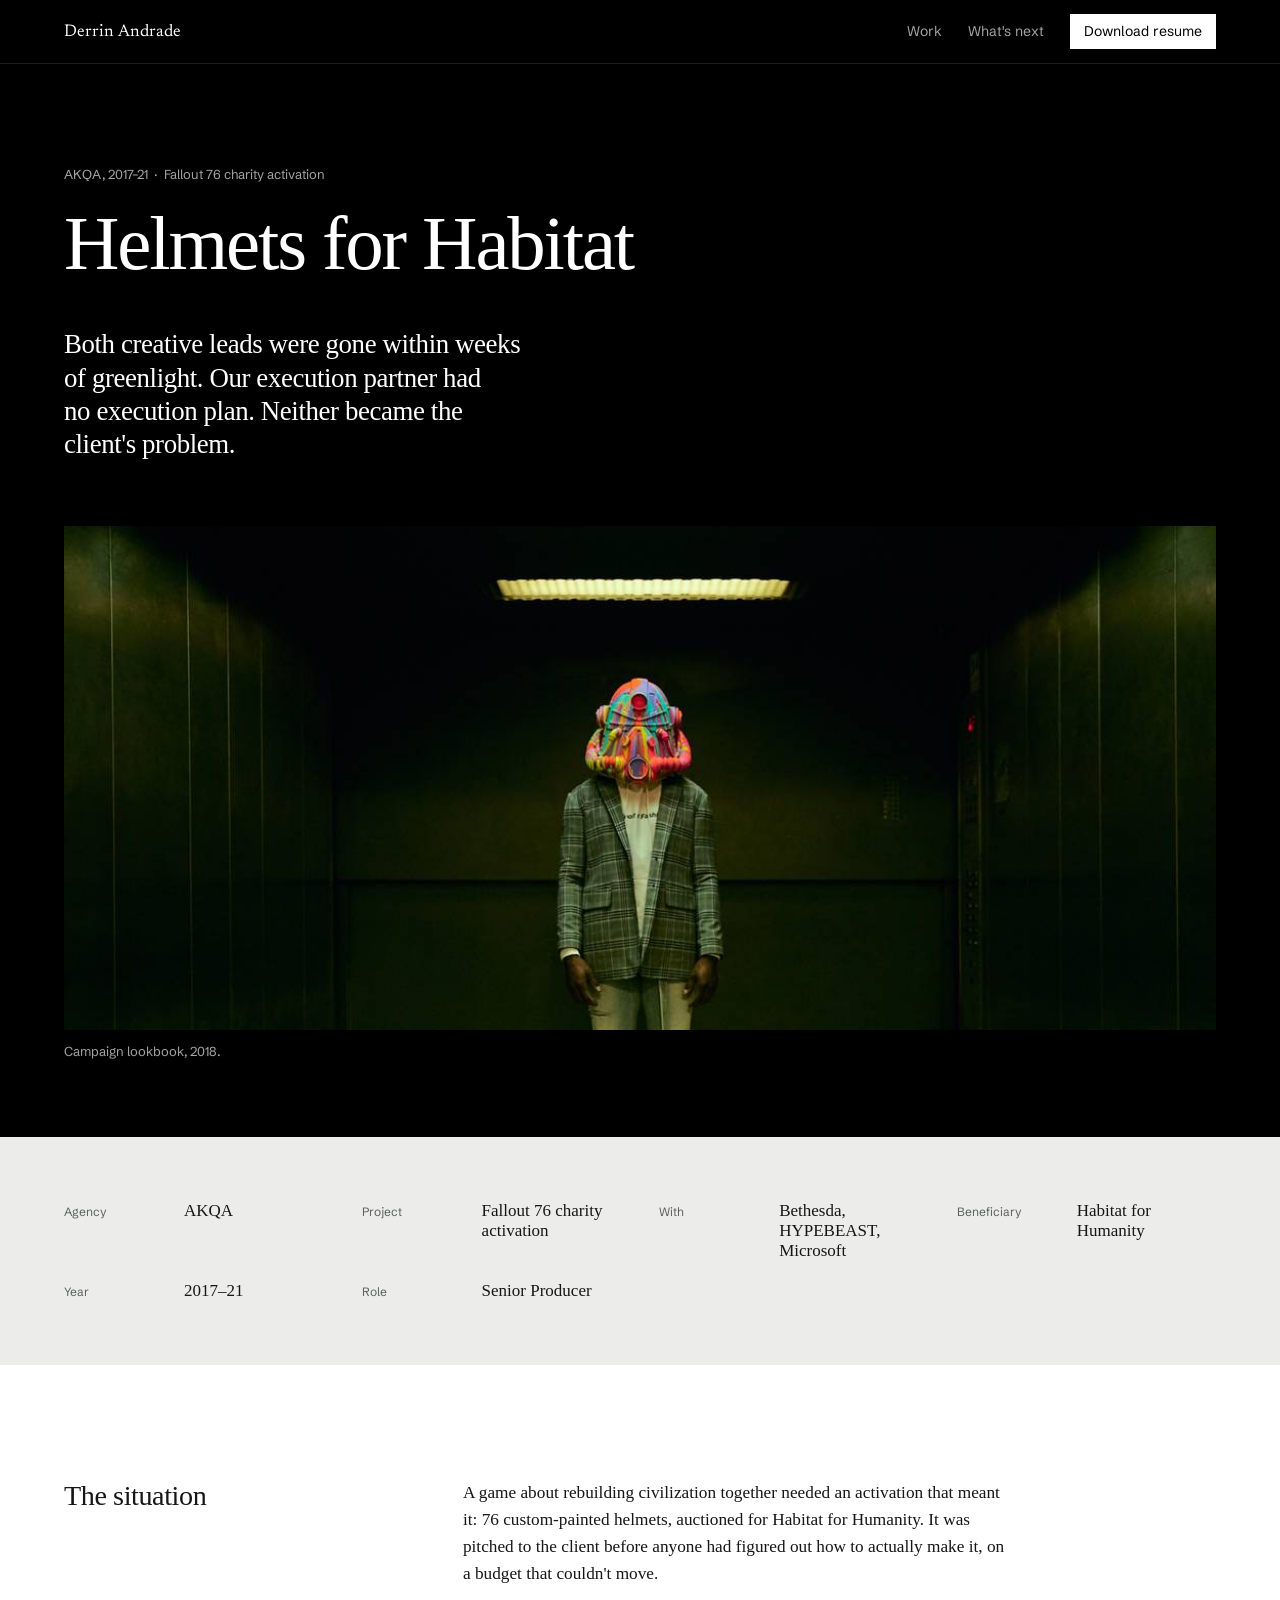
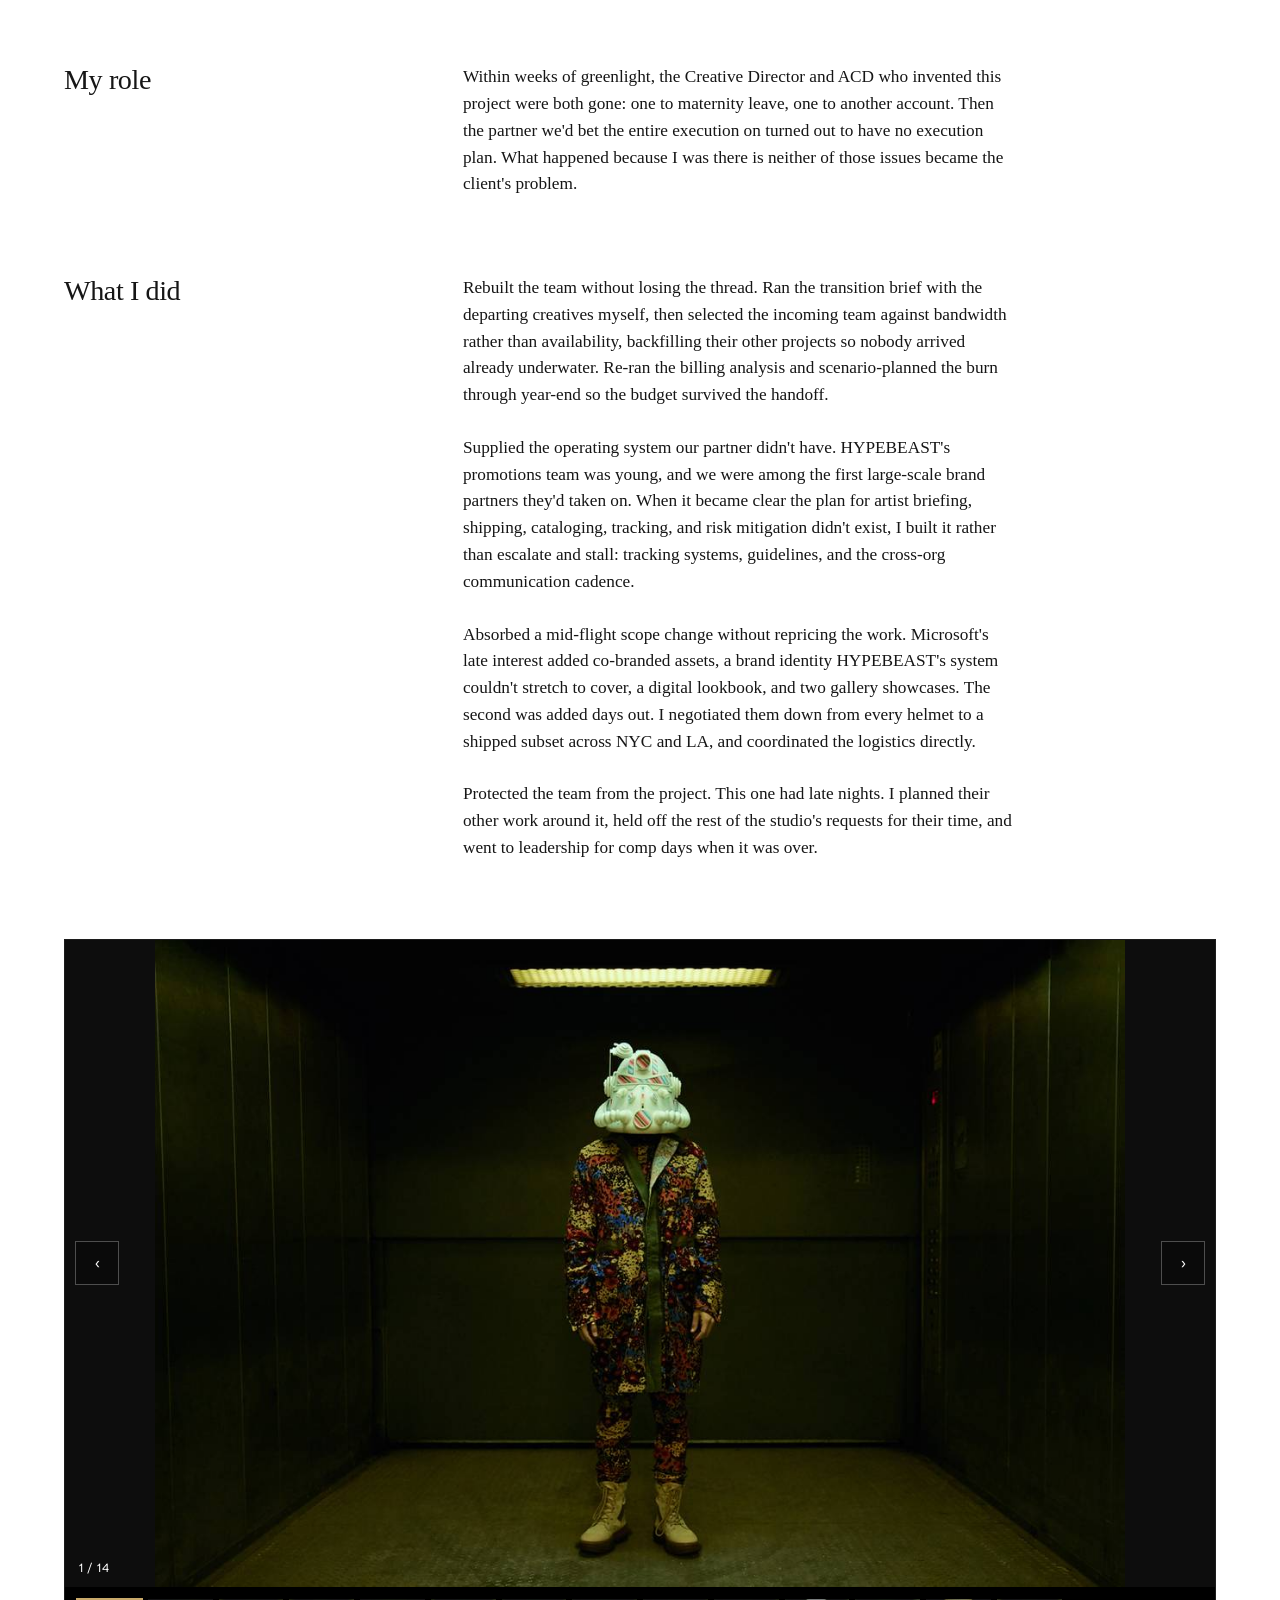
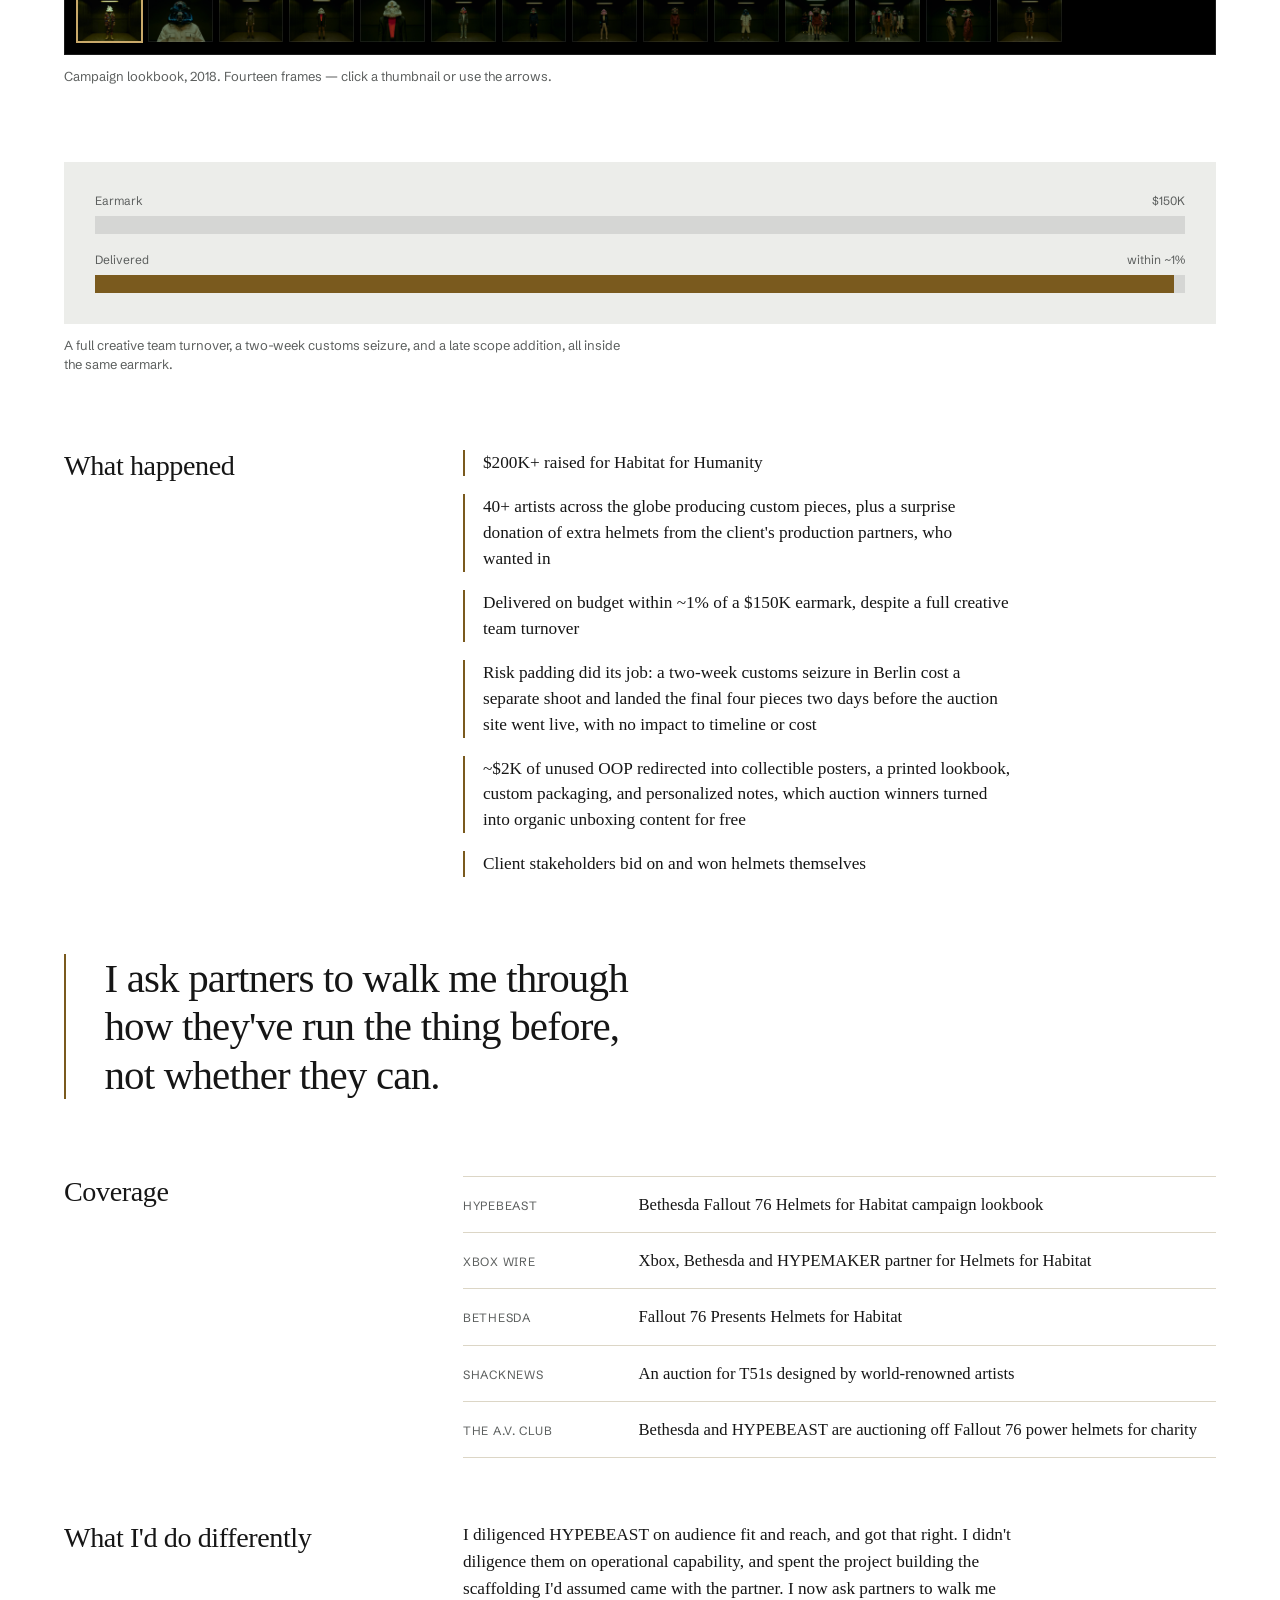
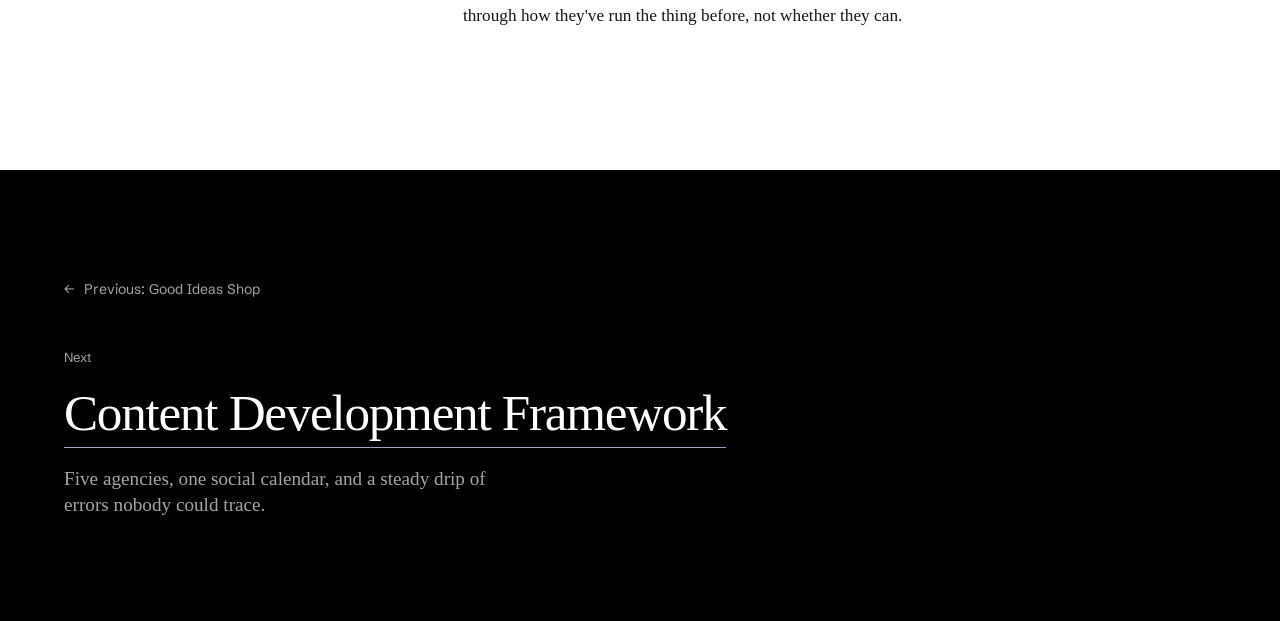
<file: helmets-for-habitat/index.html>
<!DOCTYPE html>
<html lang="en">
<head>
<meta charset="utf-8" />
<meta name="viewport" content="width=device-width, initial-scale=1" />
<meta name="robots" content="noindex, nofollow, noarchive, nosnippet, noimageindex" />
<title>Helmets for Habitat — Derrin Andrade</title>
<meta name="description" content="A Fallout 76 charity activation with 40+ global artists." />
<meta property="og:type" content="website" />
<meta property="og:title" content="Helmets for Habitat — Derrin Andrade" />
<meta property="og:description" content="A Fallout 76 charity activation with 40+ global artists." />
<meta property="og:image" content="https://derrin.work/share-card-v2.png" />
<meta property="og:image:secure_url" content="https://derrin.work/share-card-v2.png" />
<meta property="og:image:type" content="image/png" />
<meta property="og:image:width" content="1200" />
<meta property="og:image:height" content="630" />
<meta property="og:image:alt" content="Five models in custom-painted Fallout 76 power armor helmets, over the words: Different rooms, same job." />
<meta property="og:url" content="https://derrin.work/helmets-for-habitat/" />
<meta property="og:site_name" content="Derrin Andrade" />
<meta name="twitter:card" content="summary_large_image" />
<meta name="twitter:image" content="https://derrin.work/share-card-v2.png" />
<link rel="icon" href="../favicon.svg" type="image/svg+xml" />
<link rel="preconnect" href="https://fonts.googleapis.com" />
<link rel="preconnect" href="https://fonts.gstatic.com" crossorigin="" />
<link href="https://fonts.googleapis.com/css2?family=Newsreader:ital,opsz,wght@0,6..72,300..600;1,6..72,300..500&amp;family=Schibsted+Grotesk:wght@400;500;600&amp;display=swap" rel="stylesheet" />
<link rel="stylesheet" href="../assets/site.css?v=7" />
</head>
<body>
<header id="siteheader">
  <div class="nav-wide">
    <a href="../index.html" class="wordmark">Derrin Andrade</a>
    <a href="../index.html#work" class="navlink">Work</a>
    <a href="../whats-next/" class="navlink">What's next</a>
    <a href="../Derrin-Andrade-Resume.pdf" download class="btn">Download resume</a>
  </div>
  <div class="nav-narrow">
    <div class="navbar">
      <a href="../index.html" class="wordmark">Derrin Andrade</a>
      <button type="button" id="menubtn" aria-label="Open menu" aria-expanded="false" aria-controls="mobilemenu"><span class="bar"></span><span class="bar"></span><span class="bar"></span></button>
    </div>
    <nav id="mobilemenu" hidden>
      <a href="../index.html#work">Work</a>
      <a href="../whats-next/">What's next</a>
      <a href="../Derrin-Andrade-Resume.pdf" download class="btn">Download resume</a>
    </nav>
  </div>
</header>
<div id="headerspacer"></div>
<main>
  <section data-screen-label="Helmets opener" style="background:#000000; color:#FFFFFF; padding:clamp(56px,8vw,120px) 0 clamp(48px,6vw,90px);">
    <div style="max-width:1560px; margin:0 auto; padding:0 clamp(18px,5vw,96px);">
      <p style="margin:0 0 22px; font-family:'Schibsted Grotesk',system-ui,sans-serif; font-size:13px; color:#A3A6A4;">AKQA, 2017–21 &nbsp;·&nbsp; Fallout 76 charity activation</p>
      <h1 style="margin:0; font-size:clamp(36px,6vw,88px); font-weight:400; line-height:1.03; letter-spacing:-.028em;">Helmets for Habitat</h1>
      <p style="margin:clamp(28px,3.5vw,48px) 0 0; font-size:clamp(20px,2.1vw,32px); line-height:1.24; letter-spacing:-.015em; max-width:34ch; text-wrap:pretty;">Both creative leads were gone within weeks of greenlight. Our execution partner had no execution plan. Neither became the client's problem.</p>
      <figure style="margin:clamp(36px,5vw,72px) 0 0;">
        <img src="../images/photo-t76o.jpg" alt="A custom-painted power armor helmet from the Helmets for Habitat lookbook." style="display:block; width:100%; aspect-ratio:16/7; object-fit:cover; object-position:center top; background:#0d0d0d;" />
        <figcaption style="margin:12px 0 0; font-family:'Schibsted Grotesk',system-ui,sans-serif; font-size:13px; color:#A3A6A4; line-height:1.45;">Campaign lookbook, 2018.</figcaption>
      </figure>
    </div>
  </section>

  <section data-screen-label="Helmets credits" style="background:#ECEDEA; padding:clamp(40px,5vw,72px) 0;">
    <div style="max-width:1560px; margin:0 auto; padding:0 clamp(18px,5vw,96px); display:grid; grid-template-columns:repeat(auto-fit,minmax(240px,1fr)); gap:20px clamp(24px,3vw,56px);">
      <div style="display:grid; grid-template-columns:110px 1fr; gap:10px; align-items:baseline;">
        <span style="font-family:'Schibsted Grotesk',system-ui,sans-serif; font-size:12px; color:#5C5F5E;">Agency</span>
        <span style="font-size:17px;">AKQA</span>
      </div>
      <div style="display:grid; grid-template-columns:110px 1fr; gap:10px; align-items:baseline;">
        <span style="font-family:'Schibsted Grotesk',system-ui,sans-serif; font-size:12px; color:#5C5F5E;">Project</span>
        <span style="font-size:17px; text-wrap:pretty;">Fallout 76 charity activation</span>
      </div>
      <div style="display:grid; grid-template-columns:110px 1fr; gap:10px; align-items:baseline;">
        <span style="font-family:'Schibsted Grotesk',system-ui,sans-serif; font-size:12px; color:#5C5F5E;">With</span>
        <span style="font-size:17px; text-wrap:pretty;">Bethesda, HYPEBEAST, Microsoft</span>
      </div>
      <div style="display:grid; grid-template-columns:110px 1fr; gap:10px; align-items:baseline;">
        <span style="font-family:'Schibsted Grotesk',system-ui,sans-serif; font-size:12px; color:#5C5F5E;">Beneficiary</span>
        <span style="font-size:17px;">Habitat for Humanity</span>
      </div>
      <div style="display:grid; grid-template-columns:110px 1fr; gap:10px; align-items:baseline;">
        <span style="font-family:'Schibsted Grotesk',system-ui,sans-serif; font-size:12px; color:#5C5F5E;">Year</span>
        <span style="font-size:17px;">2017–21</span>
      </div>
      <div style="display:grid; grid-template-columns:110px 1fr; gap:10px; align-items:baseline;">
        <span style="font-family:'Schibsted Grotesk',system-ui,sans-serif; font-size:12px; color:#5C5F5E;">Role</span>
        <span style="font-size:17px;">Senior Producer</span>
      </div>
    </div>
  </section>

  <section data-screen-label="Helmets body" style="background:#FFFFFF; padding:clamp(64px,9vw,130px) 0 clamp(40px,6vw,80px);">
    <div style="max-width:1560px; margin:0 auto; padding:0 clamp(18px,5vw,96px);">

      <div style="display:grid; grid-template-columns:repeat(auto-fit,minmax(280px,1fr)); gap:clamp(24px,3.5vw,64px); margin-bottom:clamp(48px,6vw,96px);">
        <div><h2 style="margin:0; font-size:clamp(22px,2.2vw,30px); font-weight:400; letter-spacing:-.015em;">The situation</h2></div>
        <div style="grid-column:span 2; min-width:0;">
          <p style="margin:0; font-size:clamp(17px,1.35vw,20px); line-height:1.55; max-width:64ch; text-wrap:pretty;">A game about rebuilding civilization together needed an activation that meant it: 76 custom-painted helmets, auctioned for Habitat for Humanity. It was pitched to the client before anyone had figured out how to actually make it, on a budget that couldn't move.</p>
        </div>
      </div>

      <div style="display:grid; grid-template-columns:repeat(auto-fit,minmax(280px,1fr)); gap:clamp(24px,3.5vw,64px); margin-bottom:clamp(48px,6vw,96px);">
        <div><h2 style="margin:0; font-size:clamp(22px,2.2vw,30px); font-weight:400; letter-spacing:-.015em;">My role</h2></div>
        <div style="grid-column:span 2; min-width:0;">
          <p style="margin:0; font-size:clamp(17px,1.35vw,20px); line-height:1.55; max-width:64ch; text-wrap:pretty;">Within weeks of greenlight, the Creative Director and ACD who invented this project were both gone: one to maternity leave, one to another account. Then the partner we'd bet the entire execution on turned out to have no execution plan. What happened because I was there is neither of those issues became the client's problem.</p>
        </div>
      </div>

      <div style="display:grid; grid-template-columns:repeat(auto-fit,minmax(280px,1fr)); gap:clamp(24px,3.5vw,64px); margin-bottom:clamp(48px,6vw,96px);">
        <div><h2 style="margin:0; font-size:clamp(22px,2.2vw,30px); font-weight:400; letter-spacing:-.015em;">What I did</h2></div>
        <div style="grid-column:span 2; min-width:0; display:grid; gap:26px;">
          <p style="margin:0; font-size:clamp(17px,1.35vw,20px); line-height:1.55; max-width:64ch; text-wrap:pretty;"><strong style="font-weight:500;">Rebuilt the team without losing the thread.</strong> Ran the transition brief with the departing creatives myself, then selected the incoming team against bandwidth rather than availability, backfilling their other projects so nobody arrived already underwater. Re-ran the billing analysis and scenario-planned the burn through year-end so the budget survived the handoff.</p>
          <p style="margin:0; font-size:clamp(17px,1.35vw,20px); line-height:1.55; max-width:64ch; text-wrap:pretty;"><strong style="font-weight:500;">Supplied the operating system our partner didn't have.</strong> HYPEBEAST's promotions team was young, and we were among the first large-scale brand partners they'd taken on. When it became clear the plan for artist briefing, shipping, cataloging, tracking, and risk mitigation didn't exist, I built it rather than escalate and stall: tracking systems, guidelines, and the cross-org communication cadence.</p>
          <p style="margin:0; font-size:clamp(17px,1.35vw,20px); line-height:1.55; max-width:64ch; text-wrap:pretty;"><strong style="font-weight:500;">Absorbed a mid-flight scope change without repricing the work.</strong> Microsoft's late interest added co-branded assets, a brand identity HYPEBEAST's system couldn't stretch to cover, a digital lookbook, and two gallery showcases. The second was added days out. I negotiated them down from every helmet to a shipped subset across NYC and LA, and coordinated the logistics directly.</p>
          <p style="margin:0; font-size:clamp(17px,1.35vw,20px); line-height:1.55; max-width:64ch; text-wrap:pretty;"><strong style="font-weight:500;">Protected the team from the project.</strong> This one had late nights. I planned their other work around it, held off the rest of the studio's requests for their time, and went to leadership for comp days when it was over.</p>
        </div>
      </div>

      <figure style="margin:0 0 clamp(48px,6vw,96px);">
        <div style="background:#000000; border:1px solid #1c1c1c;">
          <div data-helm="1" style="position:relative; aspect-ratio:16/9; background:#0d0d0d;">
            <img src="../images/helmets-lookbook-1.jpg" alt="A model in a floral print coat and trousers wearing a cream custom-painted power armor helmet in the elevator." style="position:absolute; inset:0; width:100%; height:100%; object-fit:contain;" />
            <img src="../images/helmets-lookbook-2.jpg" alt="A blue and chrome custom-painted power armor helmet worn over a cream work jacket." style="position:absolute; inset:0; width:100%; height:100%; object-fit:contain;" />
            <img src="../images/helmets-lookbook-3.jpg" alt="A model in an olive double-breasted blazer wearing a skull-motif custom-painted helmet in the elevator." style="position:absolute; inset:0; width:100%; height:100%; object-fit:contain;" />
            <img src="../images/helmets-lookbook-4.jpg" alt="A model in a dark blazer and red top wearing a white speckled custom-painted helmet in the elevator." style="position:absolute; inset:0; width:100%; height:100%; object-fit:contain;" />
            <img src="../images/helmets-lookbook-5.jpg" alt="A white speckled custom-painted power armor helmet worn over a dark blazer and red top." style="position:absolute; inset:0; width:100%; height:100%; object-fit:contain;" />
            <img src="../images/helmets-lookbook-6.jpg" alt="A model in a plaid blazer and pale jeans wearing a rainbow custom-painted helmet in the elevator." style="position:absolute; inset:0; width:100%; height:100%; object-fit:contain;" />
            <img src="../images/helmets-lookbook-7.jpg" alt="A model in indigo denim wearing a pink and mint custom-painted helmet in the elevator." style="position:absolute; inset:0; width:100%; height:100%; object-fit:contain;" />
            <img src="../images/helmets-lookbook-8.jpg" alt="A model in a graffitied blazer and printed leggings wearing a pink floral custom-painted helmet in the elevator." style="position:absolute; inset:0; width:100%; height:100%; object-fit:contain;" />
            <img src="../images/helmets-lookbook-9.jpg" alt="A model in a red leather jacket and shorts wearing a Nuka-Cola custom-painted helmet in the elevator." style="position:absolute; inset:0; width:100%; height:100%; object-fit:contain;" />
            <img src="../images/helmets-lookbook-10.jpg" alt="A model in cream workwear wearing a blue custom-painted helmet in the elevator." style="position:absolute; inset:0; width:100%; height:100%; object-fit:contain;" />
            <img src="../images/helmets-lookbook-11.jpg" alt="Five models in custom-painted power armor helmets standing in the elevator, red leather look at center." style="position:absolute; inset:0; width:100%; height:100%; object-fit:contain;" />
            <img src="../images/helmets-lookbook-12.jpg" alt="Five models in custom-painted power armor helmets standing in the elevator, floral helmet at center." style="position:absolute; inset:0; width:100%; height:100%; object-fit:contain;" />
            <img src="../images/helmets-lookbook-13.jpg" alt="Two models in custom-painted helmets facing each other in profile in the elevator." style="position:absolute; inset:0; width:100%; height:100%; object-fit:contain;" />
            <img src="../images/helmets-lookbook-14.jpg" alt="A model in tan workwear wearing a moss and floral custom-painted helmet in the elevator." style="position:absolute; inset:0; width:100%; height:100%; object-fit:contain;" />
            <button data-helm-step="-1" aria-label="Previous photo" style="position:absolute; left:10px; top:50%; transform:translateY(-50%); width:44px; height:44px; border:1px solid rgba(255,255,255,.28); background:rgba(8,8,8,.5); backdrop-filter:blur(8px); color:#FFFFFF; font-family:'Schibsted Grotesk',system-ui,sans-serif; font-size:16px; cursor:pointer;" class="xd">‹</button>
            <button data-helm-step="1" aria-label="Next photo" style="position:absolute; right:10px; top:50%; transform:translateY(-50%); width:44px; height:44px; border:1px solid rgba(255,255,255,.28); background:rgba(8,8,8,.5); backdrop-filter:blur(8px); color:#FFFFFF; font-family:'Schibsted Grotesk',system-ui,sans-serif; font-size:16px; cursor:pointer;" class="xd">›</button>
            <p style="position:absolute; left:14px; bottom:12px; margin:0; font-family:'Schibsted Grotesk',system-ui,sans-serif; font-size:12px; letter-spacing:.06em; color:#FFFFFF;" data-helm-count>1 / 14</p>
          </div>
          <div data-helmthumbs data-helm="1" style="display:grid; grid-template-columns:repeat(auto-fill,minmax(64px,1fr)); gap:6px; padding:12px;">
            <button data-helm-go="1" aria-label="Show photo 1" style="padding:0; border:none; cursor:pointer; background:#0d0d0d; line-height:0;"><img src="../images/helmets-lookbook-1.jpg" alt="" style="display:block; width:100%; aspect-ratio:3/2; object-fit:cover;" /></button>
            <button data-helm-go="2" aria-label="Show photo 2" style="padding:0; border:none; cursor:pointer; background:#0d0d0d; line-height:0;"><img src="../images/helmets-lookbook-2.jpg" alt="" style="display:block; width:100%; aspect-ratio:3/2; object-fit:cover;" /></button>
            <button data-helm-go="3" aria-label="Show photo 3" style="padding:0; border:none; cursor:pointer; background:#0d0d0d; line-height:0;"><img src="../images/helmets-lookbook-3.jpg" alt="" style="display:block; width:100%; aspect-ratio:3/2; object-fit:cover;" /></button>
            <button data-helm-go="4" aria-label="Show photo 4" style="padding:0; border:none; cursor:pointer; background:#0d0d0d; line-height:0;"><img src="../images/helmets-lookbook-4.jpg" alt="" style="display:block; width:100%; aspect-ratio:3/2; object-fit:cover;" /></button>
            <button data-helm-go="5" aria-label="Show photo 5" style="padding:0; border:none; cursor:pointer; background:#0d0d0d; line-height:0;"><img src="../images/helmets-lookbook-5.jpg" alt="" style="display:block; width:100%; aspect-ratio:3/2; object-fit:cover;" /></button>
            <button data-helm-go="6" aria-label="Show photo 6" style="padding:0; border:none; cursor:pointer; background:#0d0d0d; line-height:0;"><img src="../images/helmets-lookbook-6.jpg" alt="" style="display:block; width:100%; aspect-ratio:3/2; object-fit:cover;" /></button>
            <button data-helm-go="7" aria-label="Show photo 7" style="padding:0; border:none; cursor:pointer; background:#0d0d0d; line-height:0;"><img src="../images/helmets-lookbook-7.jpg" alt="" style="display:block; width:100%; aspect-ratio:3/2; object-fit:cover;" /></button>
            <button data-helm-go="8" aria-label="Show photo 8" style="padding:0; border:none; cursor:pointer; background:#0d0d0d; line-height:0;"><img src="../images/helmets-lookbook-8.jpg" alt="" style="display:block; width:100%; aspect-ratio:3/2; object-fit:cover;" /></button>
            <button data-helm-go="9" aria-label="Show photo 9" style="padding:0; border:none; cursor:pointer; background:#0d0d0d; line-height:0;"><img src="../images/helmets-lookbook-9.jpg" alt="" style="display:block; width:100%; aspect-ratio:3/2; object-fit:cover;" /></button>
            <button data-helm-go="10" aria-label="Show photo 10" style="padding:0; border:none; cursor:pointer; background:#0d0d0d; line-height:0;"><img src="../images/helmets-lookbook-10.jpg" alt="" style="display:block; width:100%; aspect-ratio:3/2; object-fit:cover;" /></button>
            <button data-helm-go="11" aria-label="Show photo 11" style="padding:0; border:none; cursor:pointer; background:#0d0d0d; line-height:0;"><img src="../images/helmets-lookbook-11.jpg" alt="" style="display:block; width:100%; aspect-ratio:3/2; object-fit:cover;" /></button>
            <button data-helm-go="12" aria-label="Show photo 12" style="padding:0; border:none; cursor:pointer; background:#0d0d0d; line-height:0;"><img src="../images/helmets-lookbook-12.jpg" alt="" style="display:block; width:100%; aspect-ratio:3/2; object-fit:cover;" /></button>
            <button data-helm-go="13" aria-label="Show photo 13" style="padding:0; border:none; cursor:pointer; background:#0d0d0d; line-height:0;"><img src="../images/helmets-lookbook-13.jpg" alt="" style="display:block; width:100%; aspect-ratio:3/2; object-fit:cover;" /></button>
            <button data-helm-go="14" aria-label="Show photo 14" style="padding:0; border:none; cursor:pointer; background:#0d0d0d; line-height:0;"><img src="../images/helmets-lookbook-14.jpg" alt="" style="display:block; width:100%; aspect-ratio:3/2; object-fit:cover;" /></button>
          </div>
        </div>
        <figcaption style="margin:12px 0 0; font-family:'Schibsted Grotesk',system-ui,sans-serif; font-size:13px; color:#5C5F5E; line-height:1.45; max-width:70ch;">Campaign lookbook, 2018. Fourteen frames — click a thumbnail or use the arrows.</figcaption>
      </figure>
      <figure style="margin:0 0 clamp(48px,6vw,96px);">
        <div style="background:#ECEDEA; padding:clamp(18px,2.4vw,36px); display:grid; gap:18px;">
          <div>
            <div style="display:flex; justify-content:space-between; gap:16px; margin-bottom:8px; font-family:'Schibsted Grotesk',system-ui,sans-serif; font-size:12px; color:#5C5F5E;"><span>Earmark</span><span>$150K</span></div>
            <div style="height:18px; background:rgba(92,95,94,.16);"></div>
          </div>
          <div>
            <div style="display:flex; justify-content:space-between; gap:16px; margin-bottom:8px; font-family:'Schibsted Grotesk',system-ui,sans-serif; font-size:12px; color:#5C5F5E;"><span>Delivered</span><span>within ~1%</span></div>
            <div style="height:18px; background:rgba(92,95,94,.16);"><div style="width:99%; height:18px; background:#7A5A1E;"></div></div>
          </div>
        </div>
        <figcaption style="margin:12px 0 0; font-family:'Schibsted Grotesk',system-ui,sans-serif; font-size:13px; color:#5C5F5E; line-height:1.45; max-width:70ch;">A full creative team turnover, a two-week customs seizure, and a late scope addition, all inside the same earmark.</figcaption>
      </figure>

      <div style="display:grid; grid-template-columns:repeat(auto-fit,minmax(280px,1fr)); gap:clamp(24px,3.5vw,64px); margin-bottom:clamp(48px,6vw,96px);">
        <div><h2 style="margin:0; font-size:clamp(22px,2.2vw,30px); font-weight:400; letter-spacing:-.015em;">What happened</h2></div>
        <div style="grid-column:span 2; min-width:0; display:grid; gap:18px;">
          <p style="margin:0; font-size:clamp(17px,1.35vw,20px); line-height:1.5; max-width:64ch; padding-left:18px; border-left:2px solid #7A5A1E; text-wrap:pretty;"><strong style="font-weight:500;">$200K+ raised</strong> for Habitat for Humanity</p>
          <p style="margin:0; font-size:clamp(17px,1.35vw,20px); line-height:1.5; max-width:64ch; padding-left:18px; border-left:2px solid #7A5A1E; text-wrap:pretty;"><strong style="font-weight:500;">40+ artists across the globe</strong> producing custom pieces, plus a surprise donation of extra helmets from the client's production partners, who wanted in</p>
          <p style="margin:0; font-size:clamp(17px,1.35vw,20px); line-height:1.5; max-width:64ch; padding-left:18px; border-left:2px solid #7A5A1E; text-wrap:pretty;"><strong style="font-weight:500;">Delivered on budget within ~1%</strong> of a $150K earmark, despite a full creative team turnover</p>
          <p style="margin:0; font-size:clamp(17px,1.35vw,20px); line-height:1.5; max-width:64ch; padding-left:18px; border-left:2px solid #7A5A1E; text-wrap:pretty;"><strong style="font-weight:500;">Risk padding did its job:</strong> a two-week customs seizure in Berlin cost a separate shoot and landed the final four pieces two days before the auction site went live, with no impact to timeline or cost</p>
          <p style="margin:0; font-size:clamp(17px,1.35vw,20px); line-height:1.5; max-width:64ch; padding-left:18px; border-left:2px solid #7A5A1E; text-wrap:pretty;"><strong style="font-weight:500;">~$2K of unused OOP</strong> redirected into collectible posters, a printed lookbook, custom packaging, and personalized notes, which auction winners turned into organic unboxing content for free</p>
          <p style="margin:0; font-size:clamp(17px,1.35vw,20px); line-height:1.5; max-width:64ch; padding-left:18px; border-left:2px solid #7A5A1E; text-wrap:pretty;">Client stakeholders bid on and won helmets themselves</p>
        </div>
      </div>

      <blockquote style="margin:0 0 clamp(48px,6vw,96px); padding:0 0 0 clamp(20px,3vw,40px); border-left:2px solid #7A5A1E; font-size:clamp(26px,3.2vw,48px); line-height:1.18; letter-spacing:-.02em; max-width:28ch; text-wrap:pretty;">I ask partners to walk me through how they've run the thing before, not whether they can.</blockquote>

      <div style="display:grid; grid-template-columns:repeat(auto-fit,minmax(280px,1fr)); gap:clamp(24px,3.5vw,64px); margin-bottom:clamp(40px,5vw,80px);">
        <div><h2 style="margin:0; font-size:clamp(22px,2.2vw,30px); font-weight:400; letter-spacing:-.015em;">Coverage</h2></div>
        <div style="grid-column:span 2; min-width:0;">
          <div style="display:grid; border-bottom:1px solid #DCD6C6;">
          <a href="https://hypebeast.com/2018/10/bethesda-fallout-76-helmets-for-habitat-campaign-lookbook" target="_blank" rel="noopener" style="display:grid; grid-template-columns:minmax(110px,150px) 1fr; gap:8px clamp(16px,2vw,32px); align-items:baseline; padding:16px 0; border-top:1px solid #DCD6C6; text-decoration:none; color:inherit;" class="xe xf">
            <span style="font-family:'Schibsted Grotesk',system-ui,sans-serif; font-size:12px; letter-spacing:.06em; text-transform:uppercase; color:#5C5F5E;">HYPEBEAST</span>
            <span style="font-size:clamp(16px,1.3vw,19px); line-height:1.4; text-wrap:pretty;">Bethesda Fallout 76 Helmets for Habitat campaign lookbook</span>
          </a>
          <a href="https://news.xbox.com/en-us/2018/10/25/xbox-bethesda-hypemaker-partner-helmets-for-habitat/" target="_blank" rel="noopener" style="display:grid; grid-template-columns:minmax(110px,150px) 1fr; gap:8px clamp(16px,2vw,32px); align-items:baseline; padding:16px 0; border-top:1px solid #DCD6C6; text-decoration:none; color:inherit;" class="xe xf">
            <span style="font-family:'Schibsted Grotesk',system-ui,sans-serif; font-size:12px; letter-spacing:.06em; text-transform:uppercase; color:#5C5F5E;">Xbox Wire</span>
            <span style="font-size:clamp(16px,1.3vw,19px); line-height:1.4; text-wrap:pretty;">Xbox, Bethesda and HYPEMAKER partner for Helmets for Habitat</span>
          </a>
          <a href="https://bethesda.net/en-US/news/fallout-76-presents-helmets-for-habitat" target="_blank" rel="noopener" style="display:grid; grid-template-columns:minmax(110px,150px) 1fr; gap:8px clamp(16px,2vw,32px); align-items:baseline; padding:16px 0; border-top:1px solid #DCD6C6; text-decoration:none; color:inherit;" class="xe xf">
            <span style="font-family:'Schibsted Grotesk',system-ui,sans-serif; font-size:12px; letter-spacing:.06em; text-transform:uppercase; color:#5C5F5E;">Bethesda</span>
            <span style="font-size:clamp(16px,1.3vw,19px); line-height:1.4; text-wrap:pretty;">Fallout 76 Presents Helmets for Habitat</span>
          </a>
          <a href="https://www.shacknews.com/article/108087/fallout-76-presents-helmets-for-habitat-an-auction-for-t51s-designed-by-world-renowned-artists" target="_blank" rel="noopener" style="display:grid; grid-template-columns:minmax(110px,150px) 1fr; gap:8px clamp(16px,2vw,32px); align-items:baseline; padding:16px 0; border-top:1px solid #DCD6C6; text-decoration:none; color:inherit;" class="xe xf">
            <span style="font-family:'Schibsted Grotesk',system-ui,sans-serif; font-size:12px; letter-spacing:.06em; text-transform:uppercase; color:#5C5F5E;">Shacknews</span>
            <span style="font-size:clamp(16px,1.3vw,19px); line-height:1.4; text-wrap:pretty;">An auction for T51s designed by world-renowned artists</span>
          </a>
          <a href="https://www.avclub.com/bethesda-and-habitat-for-humanity-are-auctioning-o" target="_blank" rel="noopener" style="display:grid; grid-template-columns:minmax(110px,150px) 1fr; gap:8px clamp(16px,2vw,32px); align-items:baseline; padding:16px 0; border-top:1px solid #DCD6C6; text-decoration:none; color:inherit;" class="xe xf">
            <span style="font-family:'Schibsted Grotesk',system-ui,sans-serif; font-size:12px; letter-spacing:.06em; text-transform:uppercase; color:#5C5F5E;">The A.V. Club</span>
            <span style="font-size:clamp(16px,1.3vw,19px); line-height:1.4; text-wrap:pretty;">Bethesda and HYPEBEAST are auctioning off Fallout 76 power helmets for charity</span>
          </a>
          </div>
        </div>
      </div>

      <div style="display:grid; grid-template-columns:repeat(auto-fit,minmax(280px,1fr)); gap:clamp(24px,3.5vw,64px); margin-bottom:clamp(40px,5vw,80px);">
        <div><h2 style="margin:0; font-size:clamp(22px,2.2vw,30px); font-weight:400; letter-spacing:-.015em;">What I'd do differently</h2></div>
        <div style="grid-column:span 2; min-width:0;">
          <p style="margin:0; font-size:clamp(17px,1.35vw,20px); line-height:1.55; max-width:64ch; text-wrap:pretty;">I diligenced HYPEBEAST on audience fit and reach, and got that right. I didn't diligence them on operational capability, and spent the project building the scaffolding I'd assumed came with the partner. I now ask partners to walk me through how they've run the thing before, not whether they can.</p>
        </div>
      </div>

    </div>
  </section>

  <section data-screen-label="Helmets next" style="background:#000000; color:#FFFFFF; padding:clamp(56px,8vw,120px) 0;">
    <div style="max-width:1560px; margin:0 auto; padding:0 clamp(18px,5vw,96px);">
      <p style="margin:0 0 clamp(28px,3.4vw,46px); font-family:'Schibsted Grotesk',system-ui,sans-serif; font-size:14px; line-height:1.5;"><a href="../good-ideas-shop/" style="color:#A3A6A4; text-decoration:none; display:inline-flex; align-items:baseline; gap:10px; padding:6px 0;" class="x5 x2"><span aria-hidden="true">←</span><span>Previous: Good Ideas Shop</span></a></p>
      <p style="margin:0 0 20px; font-family:'Schibsted Grotesk',system-ui,sans-serif; font-size:13px; color:#A3A6A4;">Next</p>
      <h2 style="margin:0; font-size:clamp(28px,4vw,60px); font-weight:400; line-height:1.08; letter-spacing:-.025em;"><a href="../content-development-framework/" style="color:#FFFFFF; text-decoration:none; border-bottom:1px solid #A79BC8; padding-bottom:6px;" class="xg xh">Content Development Framework</a></h2>
      <p style="margin:26px 0 0; font-size:clamp(17px,1.5vw,22px); line-height:1.35; color:#A3A6A4; max-width:44ch; text-wrap:pretty;">Five agencies, one social calendar, and a steady drip of errors nobody could trace.</p>
    </div>
  </section>
</main>
<script src="../assets/site.js" defer></script>
</body>
</html>
</file>
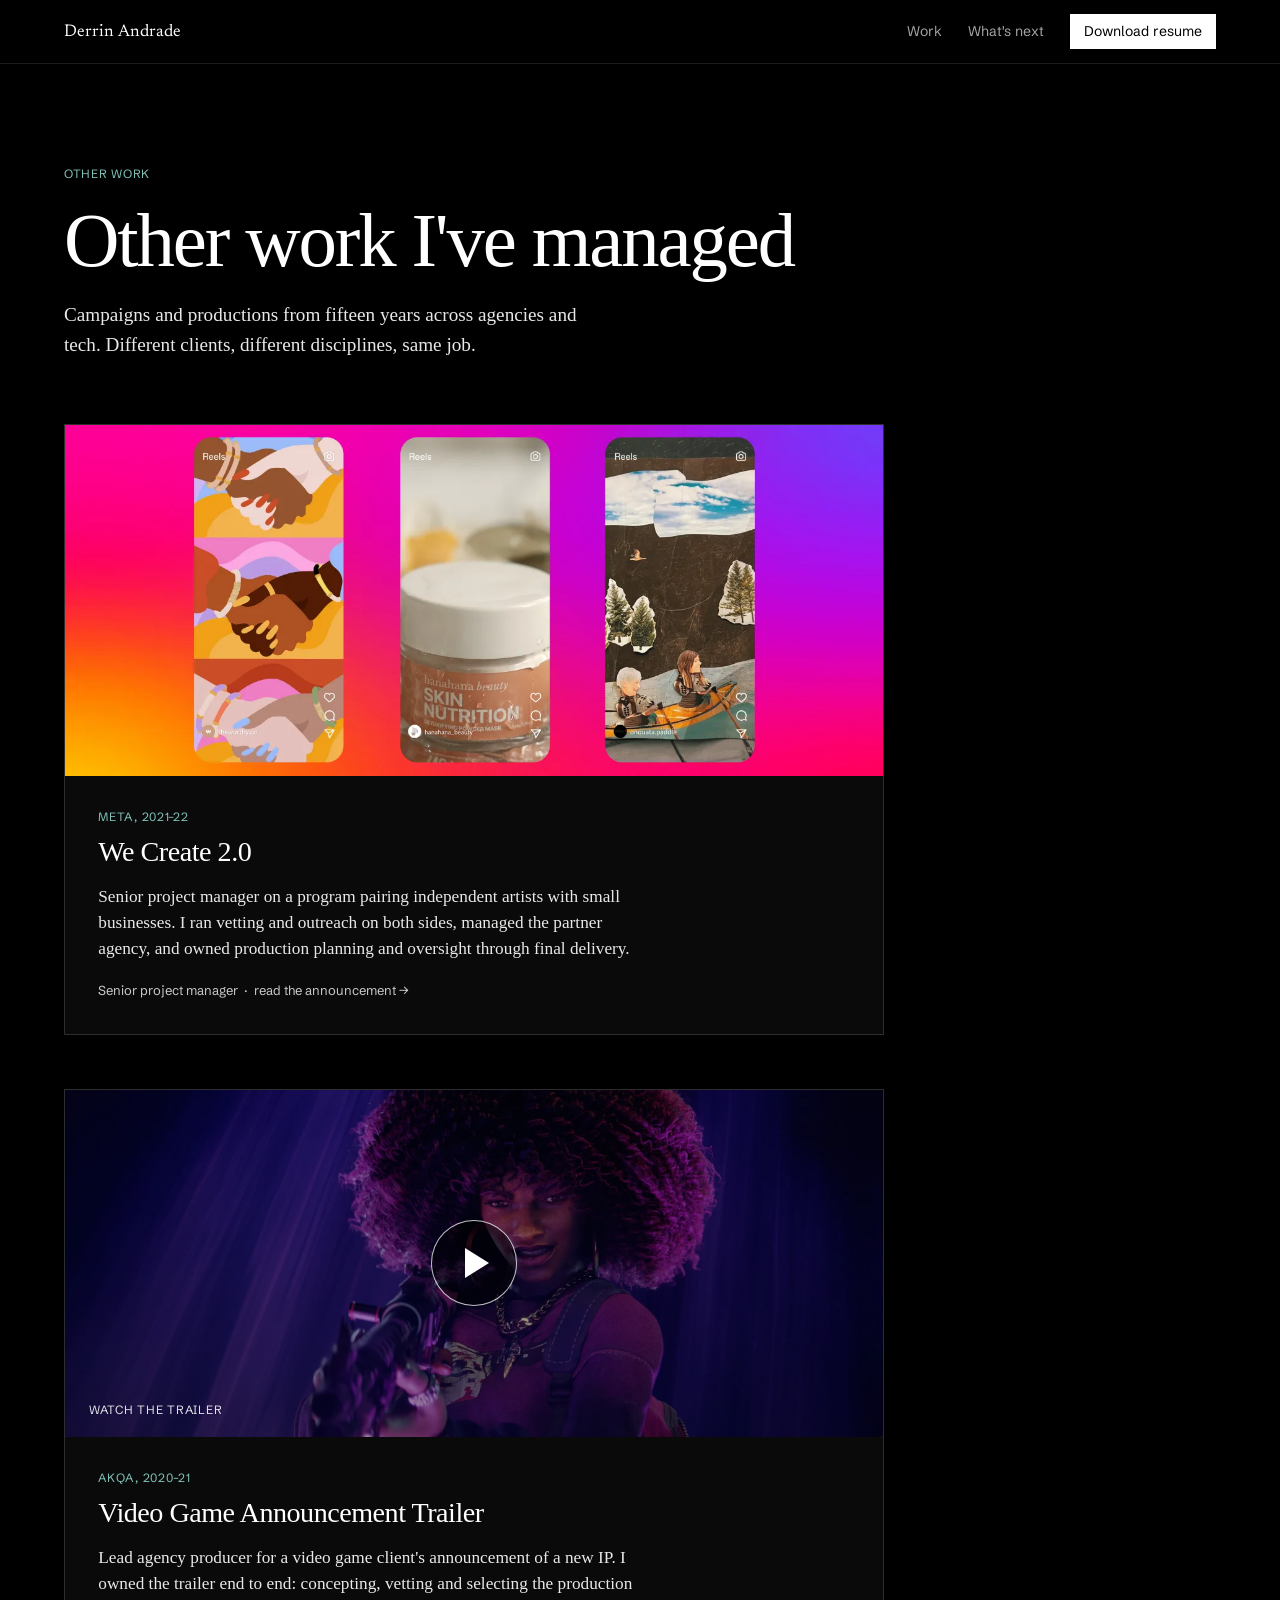
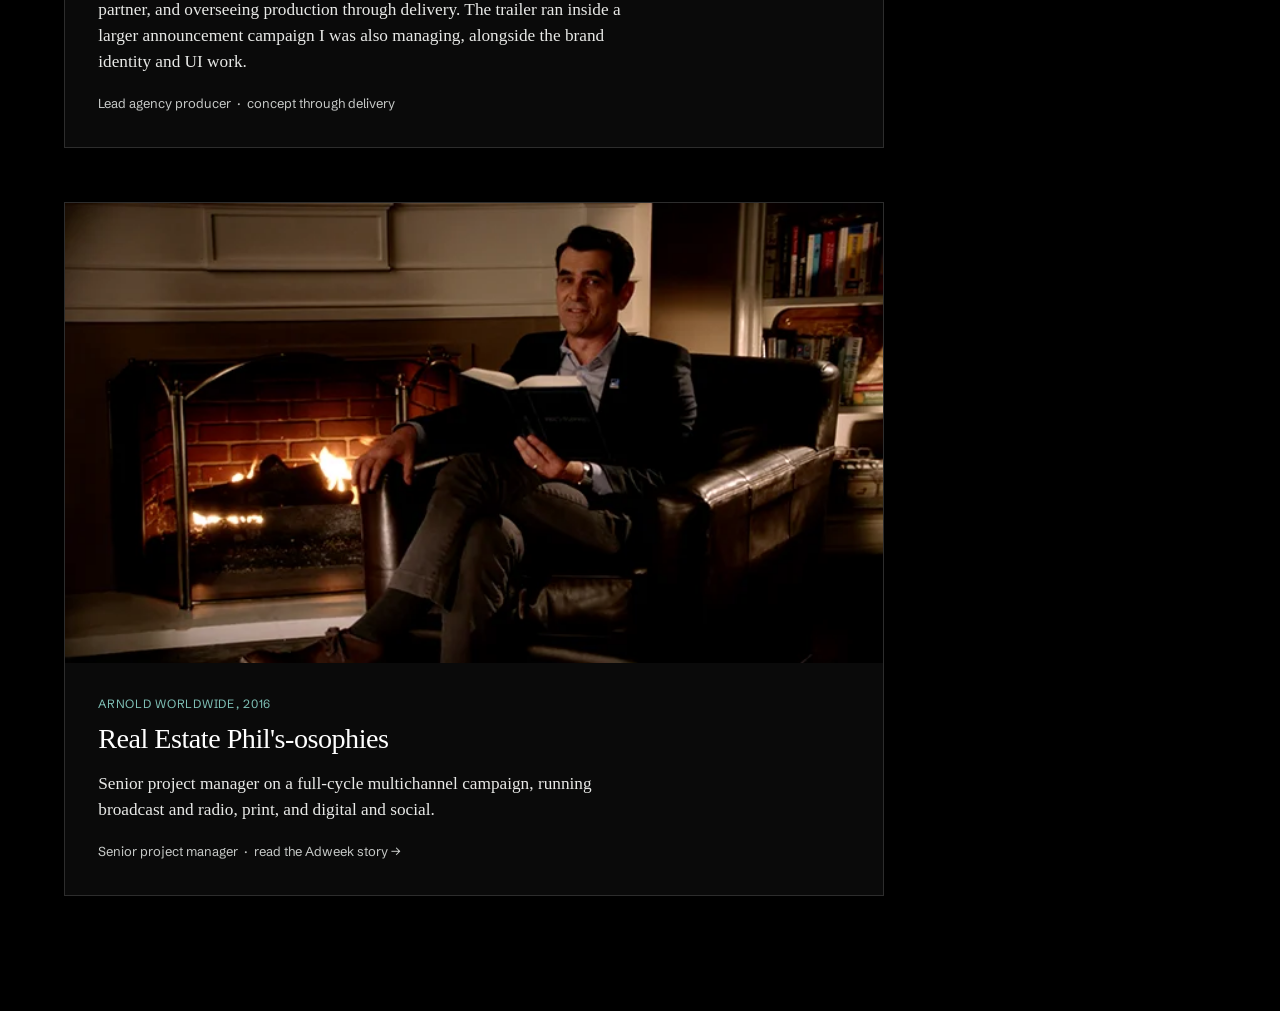
<file: other-work/index.html>
<!DOCTYPE html>
<html lang="en">
<head>
<meta charset="utf-8" />
<meta name="viewport" content="width=device-width, initial-scale=1" />
<meta name="robots" content="noindex, nofollow, noarchive, nosnippet, noimageindex" />
<title>Other work — Derrin Andrade</title>
<meta name="description" content="Campaigns and productions from fifteen years across agencies and tech." />
<meta property="og:type" content="website" />
<meta property="og:title" content="Other work — Derrin Andrade" />
<meta property="og:description" content="Campaigns and productions from fifteen years across agencies and tech." />
<meta property="og:image" content="https://derrin.work/share-card-v2.png" />
<meta property="og:image:secure_url" content="https://derrin.work/share-card-v2.png" />
<meta property="og:image:type" content="image/png" />
<meta property="og:image:width" content="1200" />
<meta property="og:image:height" content="630" />
<meta property="og:image:alt" content="Five models in custom-painted Fallout 76 power armor helmets, over the words: Different rooms, same job." />
<meta property="og:url" content="https://derrin.work/other-work/" />
<meta property="og:site_name" content="Derrin Andrade" />
<meta name="twitter:card" content="summary_large_image" />
<meta name="twitter:image" content="https://derrin.work/share-card-v2.png" />
<link rel="icon" href="../favicon.svg" type="image/svg+xml" />
<link rel="preconnect" href="https://fonts.googleapis.com" />
<link rel="preconnect" href="https://fonts.gstatic.com" crossorigin="" />
<link href="https://fonts.googleapis.com/css2?family=Newsreader:ital,opsz,wght@0,6..72,300..600;1,6..72,300..500&amp;family=Schibsted+Grotesk:wght@400;500;600&amp;display=swap" rel="stylesheet" />
<link rel="stylesheet" href="../assets/site.css?v=7" />
</head>
<body>
<header id="siteheader">
  <div class="nav-wide">
    <a href="../index.html" class="wordmark">Derrin Andrade</a>
    <a href="../index.html#work" class="navlink">Work</a>
    <a href="../whats-next/" class="navlink">What's next</a>
    <a href="../Derrin-Andrade-Resume.pdf" download class="btn">Download resume</a>
  </div>
  <div class="nav-narrow">
    <div class="navbar">
      <a href="../index.html" class="wordmark">Derrin Andrade</a>
      <button type="button" id="menubtn" aria-label="Open menu" aria-expanded="false" aria-controls="mobilemenu"><span class="bar"></span><span class="bar"></span><span class="bar"></span></button>
    </div>
    <nav id="mobilemenu" hidden>
      <a href="../index.html#work">Work</a>
      <a href="../whats-next/">What's next</a>
      <a href="../Derrin-Andrade-Resume.pdf" download class="btn">Download resume</a>
    </nav>
  </div>
</header>
<div id="headerspacer"></div>
<main>
  <section data-screen-label="Other work opener" style="background:#000000; color:#FFFFFF; padding:clamp(56px,8vw,120px) 0 clamp(40px,5vw,72px);">
    <div style="max-width:1560px; margin:0 auto; padding:0 clamp(18px,5vw,96px); display:grid; gap:20px; justify-items:start;">
      <p style="margin:0; font-family:'Schibsted Grotesk',system-ui,sans-serif; font-size:12px; letter-spacing:.06em; text-transform:uppercase; color:#7FC0B6;">Other work</p>
      <h1 style="margin:0; font-size:clamp(36px,6vw,88px); font-weight:400; line-height:1.03; letter-spacing:-.028em; max-width:22ch; text-wrap:pretty;">Other work I've managed</h1>
      <p style="margin:0; font-size:clamp(17px,1.5vw,21px); line-height:1.55; color:#E8E9E7; max-width:56ch; text-wrap:pretty;">Campaigns and productions from fifteen years across agencies and tech. Different clients, different disciplines, same job.</p>
    </div>
  </section>
  <section data-screen-label="Other work samples" style="background:#000000; color:#FFFFFF; padding:0 0 clamp(64px,9vw,120px);">
    <div style="max-width:1560px; margin:0 auto; padding:0 clamp(18px,5vw,96px); display:grid; gap:clamp(40px,6vh,72px); justify-items:start;">
      <a href="https://www.facebook.com/business/news/instagram/instagram-we-create-elise-swopes-collaboration" target="_blank" rel="noopener noreferrer" data-tile style="display:block; max-width:820px; width:100%; text-decoration:none; color:#FFFFFF; background:rgba(255,255,255,.04); border:1px solid rgba(255,255,255,.14); transition:border-color 160ms linear;" class="x0 x2">
        <img src="../images/we-create-reels.webp" alt="Three Instagram Reels side by side on a magenta-to-orange gradient: an illustration of clasped hands, a jar of powder mask, and a paper collage of two people in a canoe." style="display:block; width:100%; aspect-ratio:2.332; object-fit:cover; background:#0d0d0d;" />
        <div data-tile-body style="padding:clamp(22px,2.6vw,34px);">
          <p style="margin:0; font-family:'Schibsted Grotesk',system-ui,sans-serif; font-size:12px; letter-spacing:.06em; text-transform:uppercase; color:#7FC0B6;">Meta, 2021–22</p>
          <h2 style="margin:12px 0 0; font-size:clamp(22px,2.2vw,30px); font-weight:400; letter-spacing:-.018em; text-wrap:pretty;">We Create 2.0</h2>
          <p data-tile-desc style="margin:16px 0 0; font-size:clamp(16px,1.35vw,19px); line-height:1.5; color:#E8E9E7; max-width:62ch; text-wrap:pretty;">Senior project manager on a program pairing independent artists with small businesses. I ran vetting and outreach on both sides, managed the partner agency, and owned production planning and oversight through final delivery.</p>
          <p data-tile-meta style="margin:18px 0 0; font-family:'Schibsted Grotesk',system-ui,sans-serif; font-size:13px; line-height:1.6; color:#C8CBC9;">Senior project manager &nbsp;·&nbsp; read the announcement →</p>
        </div>
      </a>
      <div data-tile style="max-width:820px; width:100%; background:rgba(255,255,255,.04); border:1px solid rgba(255,255,255,.14); transition:border-color 160ms linear;" class="x0">
        <button type="button" data-video-modal="ixRWJzo8WQc" data-video-title="Redfall announcement trailer" aria-label="Play the Redfall announcement trailer" style="display:block; width:100%; padding:0; border:0; background:#0d0d0d; cursor:pointer; position:relative; overflow:hidden; font:inherit; color:inherit;" class="xi x2">
          <img src="../images/redfall-trailer-poster.webp" alt="A frame from the trailer: a character in purple stage light, weapon raised toward the camera." style="display:block; width:100%; aspect-ratio:2.357; object-fit:cover;" />
          <span style="position:absolute; inset:0; background:linear-gradient(180deg, rgba(0,0,0,.1) 0%, rgba(0,0,0,.42) 100%);"></span>
          <span style="position:absolute; left:50%; top:50%; transform:translate(-50%,-50%); width:86px; height:86px; border-radius:50%; background:rgba(0,0,0,.5); border:1.5px solid rgba(255,255,255,.75); display:grid; place-items:center;">
            <span style="width:0; height:0; border-left:24px solid #FFFFFF; border-top:15px solid transparent; border-bottom:15px solid transparent; margin-left:6px;"></span>
          </span>
          <span style="position:absolute; left:clamp(16px,2vw,24px); bottom:clamp(14px,1.8vw,20px); font-family:'Schibsted Grotesk',system-ui,sans-serif; font-size:12px; letter-spacing:.06em; text-transform:uppercase; color:rgba(255,255,255,.88);">Watch the trailer</span>
        </button>
        <div data-tile-body style="padding:clamp(22px,2.6vw,34px);">
          <p style="margin:0; font-family:'Schibsted Grotesk',system-ui,sans-serif; font-size:12px; letter-spacing:.06em; text-transform:uppercase; color:#7FC0B6;">AKQA, 2020–21</p>
          <h2 style="margin:12px 0 0; font-size:clamp(22px,2.2vw,30px); font-weight:400; letter-spacing:-.018em; text-wrap:pretty;">Video Game Announcement Trailer</h2>
          <p data-tile-desc style="margin:16px 0 0; font-size:clamp(16px,1.35vw,19px); line-height:1.5; color:#E8E9E7; max-width:62ch; text-wrap:pretty;">Lead agency producer for a video game client's announcement of a new IP. I owned the trailer end to end: concepting, vetting and selecting the production partner, and overseeing production through delivery. The trailer ran inside a larger announcement campaign I was also managing, alongside the brand identity and UI work.</p>
          <p data-tile-meta style="margin:18px 0 0; font-family:'Schibsted Grotesk',system-ui,sans-serif; font-size:13px; line-height:1.6; color:#C8CBC9;">Lead agency producer &nbsp;·&nbsp; concept through delivery</p>
        </div>
      </div>
      <a href="https://www.adweek.com/brand-marketing/national-association-realtors-finds-its-perfect-pitchman-modern-family-dad-171283/" target="_blank" rel="noopener noreferrer" data-tile style="display:block; max-width:820px; width:100%; text-decoration:none; color:#FFFFFF; background:rgba(255,255,255,.04); border:1px solid rgba(255,255,255,.14); transition:border-color 160ms linear;" class="x0 x2">
        <img src="../images/nar-phils-osophies.webp" alt="A still from the campaign: the pitchman sits in a leather armchair beside a lit fireplace, reading from a small book." style="display:block; width:100%; aspect-ratio:16/9; object-fit:cover; background:#0d0d0d;" />
        <div data-tile-body style="padding:clamp(22px,2.6vw,34px);">
          <p style="margin:0; font-family:'Schibsted Grotesk',system-ui,sans-serif; font-size:12px; letter-spacing:.06em; text-transform:uppercase; color:#7FC0B6;">Arnold Worldwide, 2016</p>
          <h2 style="margin:12px 0 0; font-size:clamp(22px,2.2vw,30px); font-weight:400; letter-spacing:-.018em; text-wrap:pretty;">Real Estate Phil's-osophies</h2>
          <p data-tile-desc style="margin:16px 0 0; font-size:clamp(16px,1.35vw,19px); line-height:1.5; color:#E8E9E7; max-width:62ch; text-wrap:pretty;">Senior project manager on a full-cycle multichannel campaign, running broadcast and radio, print, and digital and social.</p>
          <p data-tile-meta style="margin:18px 0 0; font-family:'Schibsted Grotesk',system-ui,sans-serif; font-size:13px; line-height:1.6; color:#C8CBC9;">Senior project manager &nbsp;·&nbsp; read the Adweek story →</p>
        </div>
      </a>
    </div>
  </section>
</main>
<script src="../assets/site.js" defer></script>
</body>
</html>
</file>
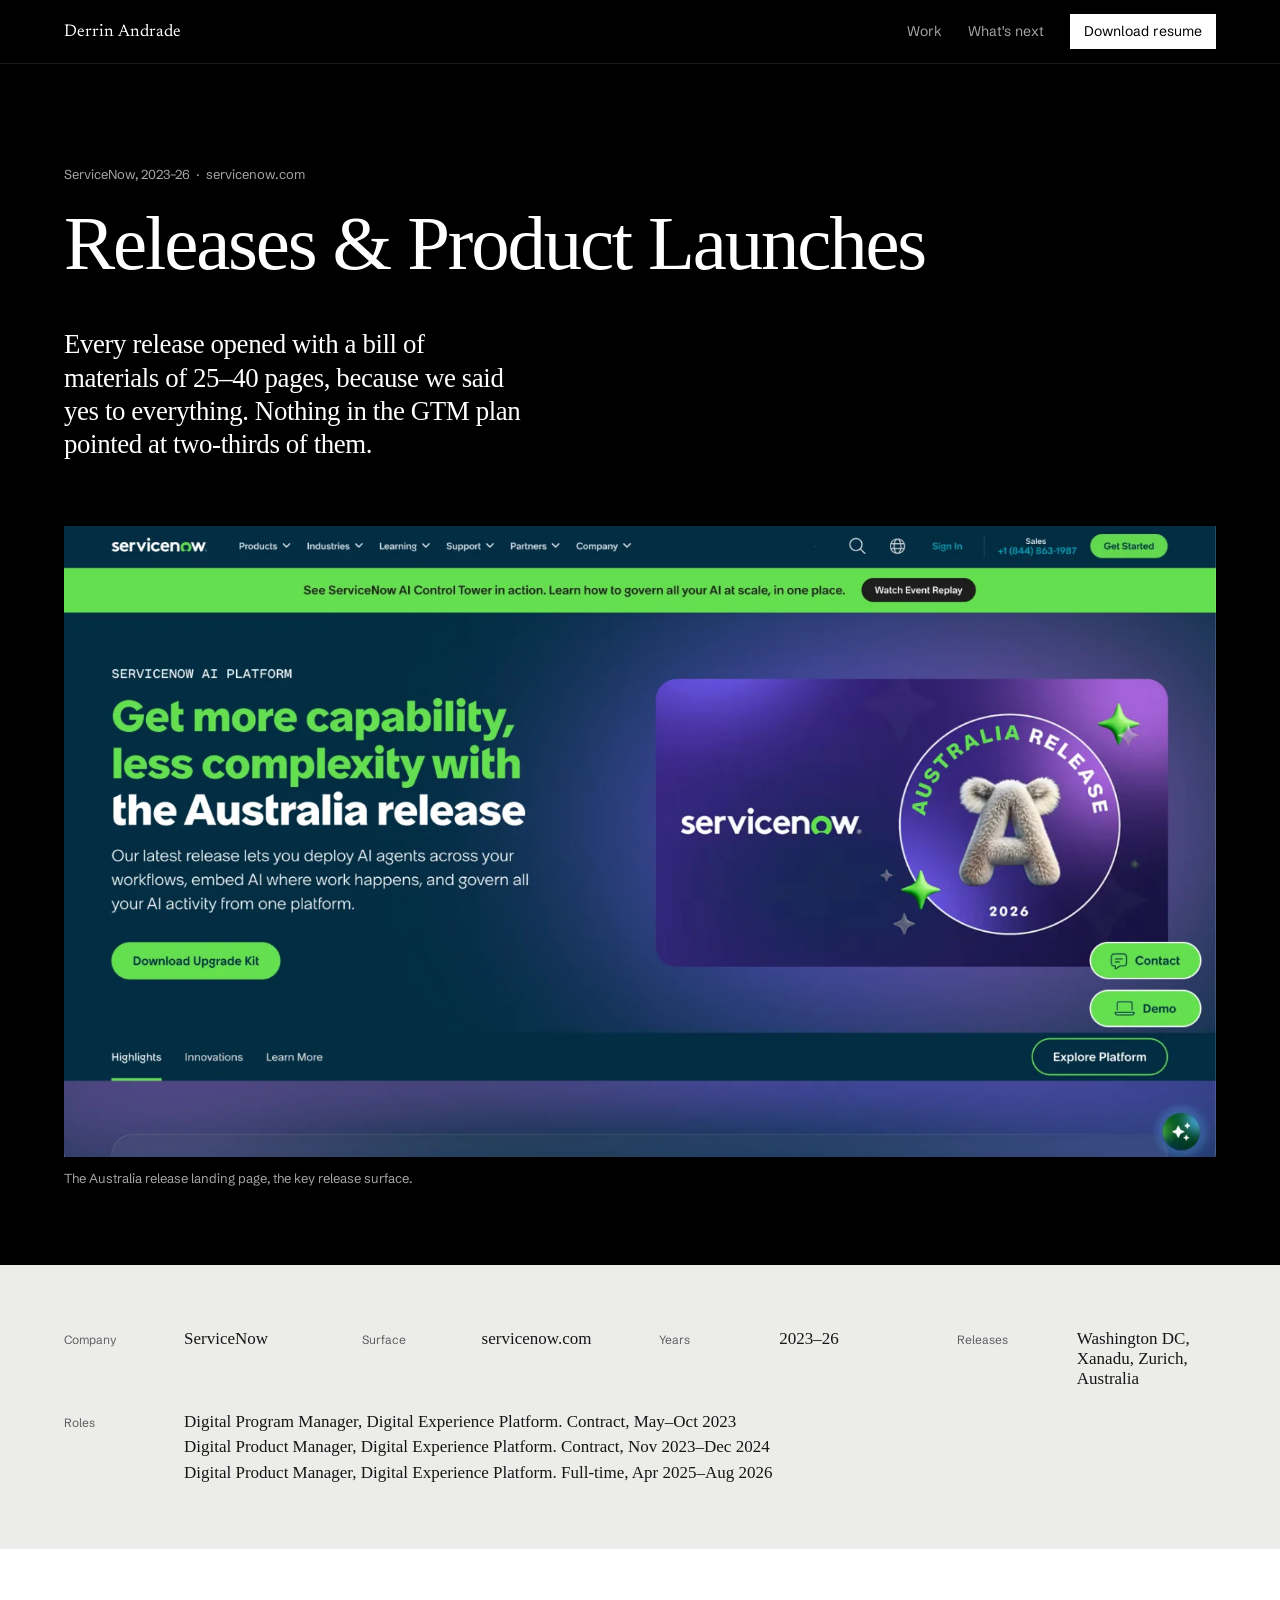
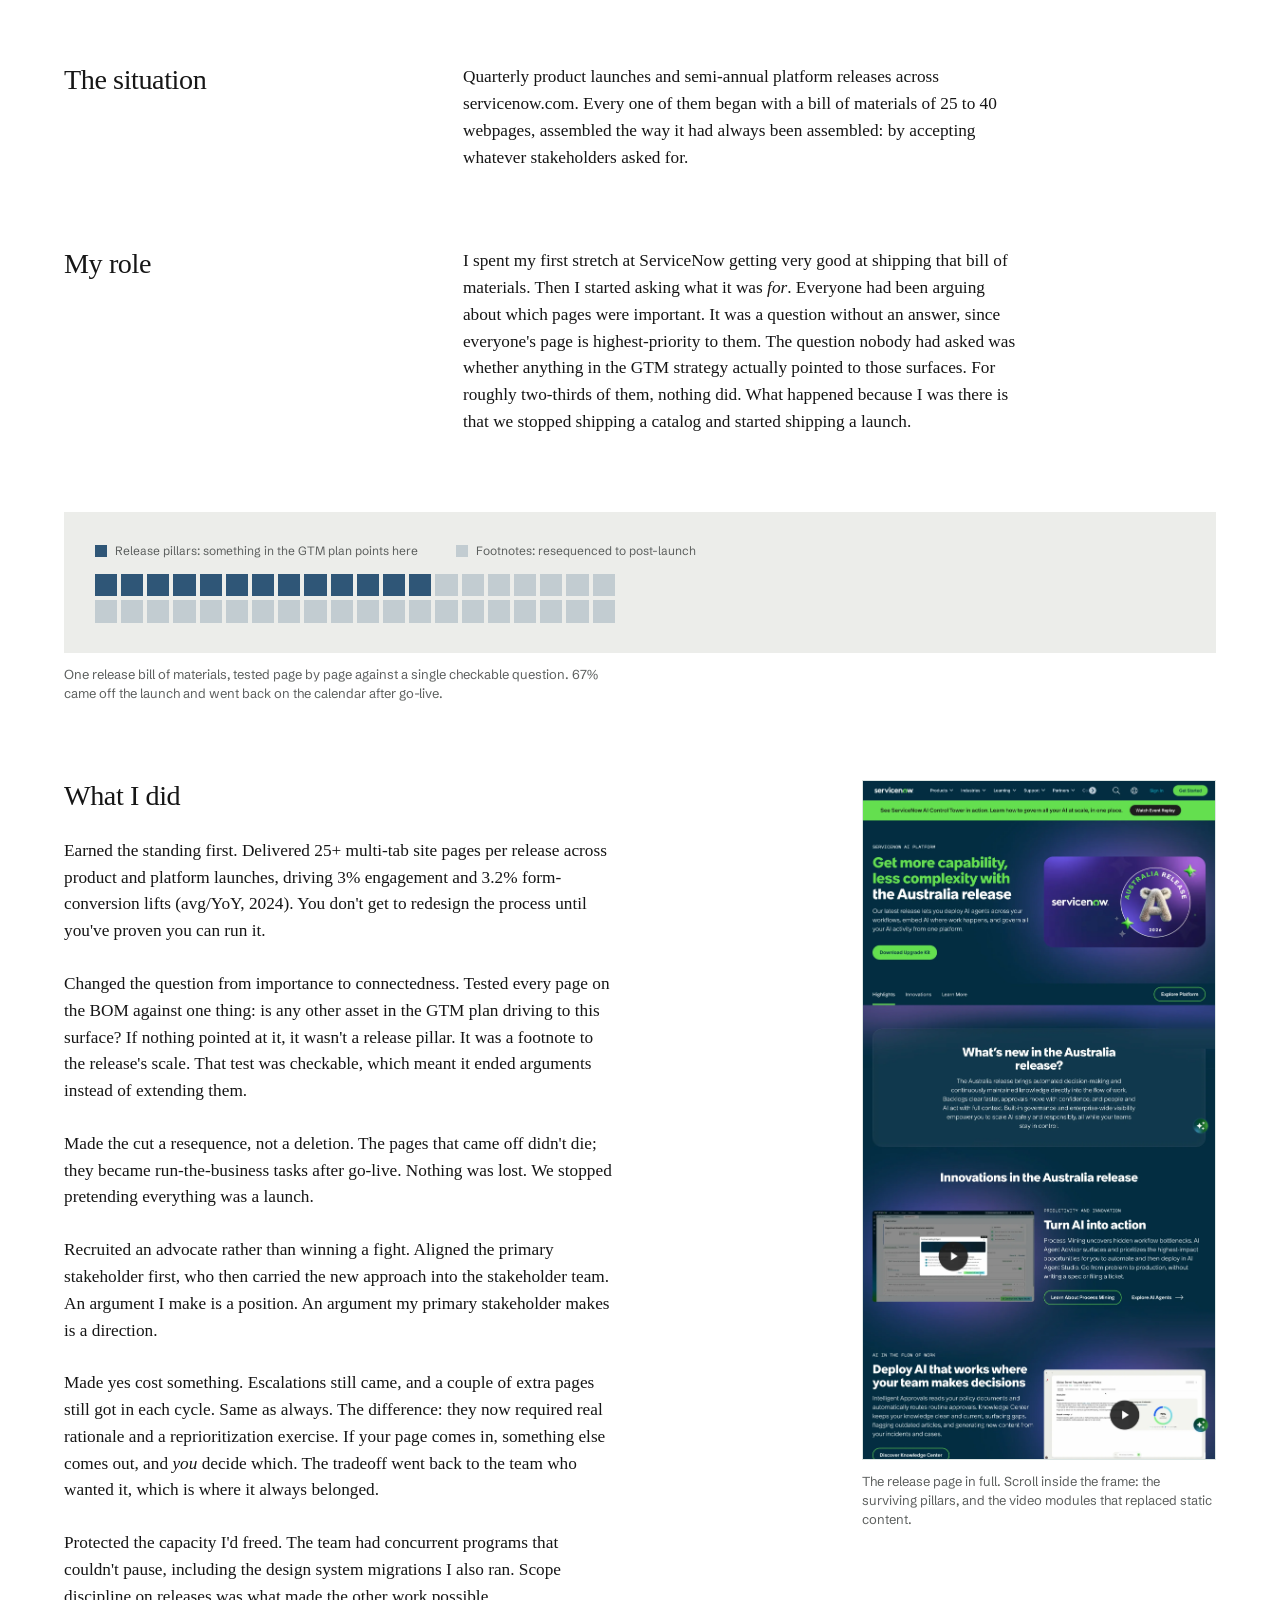
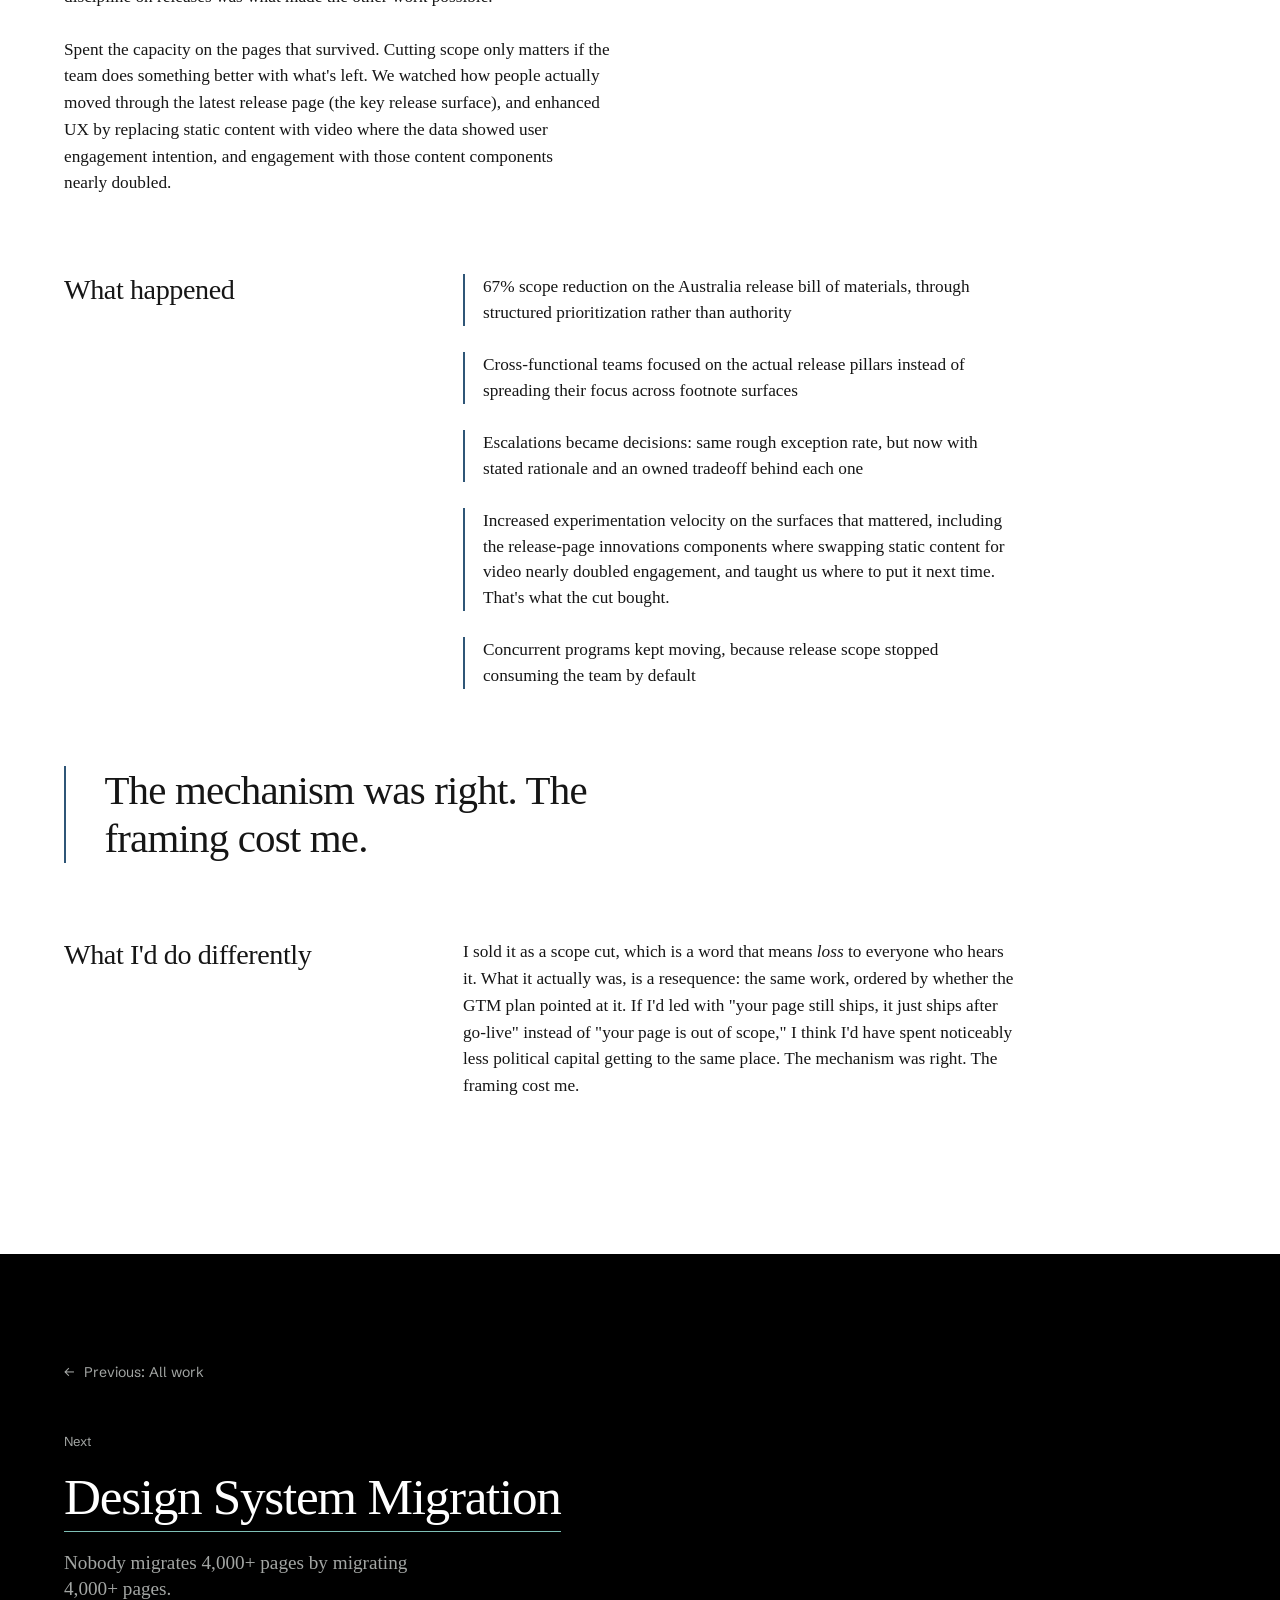
<file: releases-and-launches/index.html>
<!DOCTYPE html>
<html lang="en">
<head>
<meta charset="utf-8" />
<meta name="viewport" content="width=device-width, initial-scale=1" />
<meta name="robots" content="noindex, nofollow, noarchive, nosnippet, noimageindex" />
<title>Releases & Product Launches — Derrin Andrade</title>
<meta name="description" content="Running the release train for servicenow.com." />
<meta property="og:type" content="website" />
<meta property="og:title" content="Releases & Product Launches — Derrin Andrade" />
<meta property="og:description" content="Running the release train for servicenow.com." />
<meta property="og:image" content="https://derrin.work/share-card-v2.png" />
<meta property="og:image:secure_url" content="https://derrin.work/share-card-v2.png" />
<meta property="og:image:type" content="image/png" />
<meta property="og:image:width" content="1200" />
<meta property="og:image:height" content="630" />
<meta property="og:image:alt" content="Five models in custom-painted Fallout 76 power armor helmets, over the words: Different rooms, same job." />
<meta property="og:url" content="https://derrin.work/releases-and-launches/" />
<meta property="og:site_name" content="Derrin Andrade" />
<meta name="twitter:card" content="summary_large_image" />
<meta name="twitter:image" content="https://derrin.work/share-card-v2.png" />
<link rel="icon" href="../favicon.svg" type="image/svg+xml" />
<link rel="preconnect" href="https://fonts.googleapis.com" />
<link rel="preconnect" href="https://fonts.gstatic.com" crossorigin="" />
<link href="https://fonts.googleapis.com/css2?family=Newsreader:ital,opsz,wght@0,6..72,300..600;1,6..72,300..500&amp;family=Schibsted+Grotesk:wght@400;500;600&amp;display=swap" rel="stylesheet" />
<link rel="stylesheet" href="../assets/site.css?v=7" />
</head>
<body>
<header id="siteheader">
  <div class="nav-wide">
    <a href="../index.html" class="wordmark">Derrin Andrade</a>
    <a href="../index.html#work" class="navlink">Work</a>
    <a href="../whats-next/" class="navlink">What's next</a>
    <a href="../Derrin-Andrade-Resume.pdf" download class="btn">Download resume</a>
  </div>
  <div class="nav-narrow">
    <div class="navbar">
      <a href="../index.html" class="wordmark">Derrin Andrade</a>
      <button type="button" id="menubtn" aria-label="Open menu" aria-expanded="false" aria-controls="mobilemenu"><span class="bar"></span><span class="bar"></span><span class="bar"></span></button>
    </div>
    <nav id="mobilemenu" hidden>
      <a href="../index.html#work">Work</a>
      <a href="../whats-next/">What's next</a>
      <a href="../Derrin-Andrade-Resume.pdf" download class="btn">Download resume</a>
    </nav>
  </div>
</header>
<div id="headerspacer"></div>
<main>
  <section data-screen-label="Releases opener" style="background:#000000; color:#FFFFFF; padding:clamp(56px,8vw,120px) 0 clamp(48px,6vw,90px);">
    <div style="max-width:1560px; margin:0 auto; padding:0 clamp(18px,5vw,96px);">
      <p style="margin:0 0 22px; font-family:'Schibsted Grotesk',system-ui,sans-serif; font-size:13px; color:#A3A6A4;">ServiceNow, 2023–26 &nbsp;·&nbsp; servicenow.com</p>
      <h1 style="margin:0; font-size:clamp(36px,6vw,88px); font-weight:400; line-height:1.03; letter-spacing:-.028em;">Releases &amp; Product Launches</h1>
      <p style="margin:clamp(28px,3.5vw,48px) 0 0; font-size:clamp(20px,2.1vw,32px); line-height:1.24; letter-spacing:-.015em; max-width:34ch; text-wrap:pretty;">Every release opened with a bill of materials of 25–40 pages, because we said yes to everything. Nothing in the GTM plan pointed at two-thirds of them.</p>
      <figure style="margin:clamp(36px,5vw,72px) 0 0;">
        <img src="../images/servicenow-australia-lrlp.webp" alt="The ServiceNow Australia release landing page on servicenow.com." style="display:block; width:100%; height:auto; background:#0d0d0d;" />
        <figcaption style="margin:12px 0 0; font-family:'Schibsted Grotesk',system-ui,sans-serif; font-size:13px; color:#A3A6A4; line-height:1.45;">The Australia release landing page, the key release surface.</figcaption>
      </figure>
    </div>
  </section>

  <section data-screen-label="Releases credits" style="background:#ECEDEA; padding:clamp(40px,5vw,72px) 0;">
    <div style="max-width:1560px; margin:0 auto; padding:0 clamp(18px,5vw,96px); display:grid; grid-template-columns:repeat(auto-fit,minmax(240px,1fr)); gap:20px clamp(24px,3vw,56px);">
      <div style="display:grid; grid-template-columns:110px 1fr; gap:10px; align-items:baseline;">
        <span style="font-family:'Schibsted Grotesk',system-ui,sans-serif; font-size:12px; color:#5C5F5E;">Company</span>
        <span style="font-size:17px; text-wrap:pretty;">ServiceNow</span>
      </div>
      <div style="display:grid; grid-template-columns:110px 1fr; gap:10px; align-items:baseline;">
        <span style="font-family:'Schibsted Grotesk',system-ui,sans-serif; font-size:12px; color:#5C5F5E;">Surface</span>
        <span style="font-size:17px; text-wrap:pretty;">servicenow.com</span>
      </div>
      <div style="display:grid; grid-template-columns:110px 1fr; gap:10px; align-items:baseline;">
        <span style="font-family:'Schibsted Grotesk',system-ui,sans-serif; font-size:12px; color:#5C5F5E;">Years</span>
        <span style="font-size:17px; text-wrap:pretty;">2023–26</span>
      </div>
      <div style="display:grid; grid-template-columns:110px 1fr; gap:10px; align-items:baseline;">
        <span style="font-family:'Schibsted Grotesk',system-ui,sans-serif; font-size:12px; color:#5C5F5E;">Releases</span>
        <span style="font-size:17px; text-wrap:pretty;">Washington DC, Xanadu, Zurich, Australia</span>
      </div>
      <div style="grid-column:1 / -1; display:grid; grid-template-columns:110px 1fr; gap:10px; align-items:baseline;">
        <span style="font-family:'Schibsted Grotesk',system-ui,sans-serif; font-size:12px; color:#5C5F5E;">Roles</span>
        <span style="font-size:17px; line-height:1.5; text-wrap:pretty;">Digital Program Manager, Digital Experience Platform. Contract, May–Oct 2023<br />Digital Product Manager, Digital Experience Platform. Contract, Nov 2023–Dec 2024<br />Digital Product Manager, Digital Experience Platform. Full-time, Apr 2025–Aug 2026</span>
      </div>
    </div>
  </section>

  <section data-screen-label="Releases body" style="background:#FFFFFF; padding:clamp(64px,9vw,130px) 0 clamp(40px,6vw,80px);">
    <div style="max-width:1560px; margin:0 auto; padding:0 clamp(18px,5vw,96px);">

      <div style="display:grid; grid-template-columns:repeat(auto-fit,minmax(280px,1fr)); gap:clamp(24px,3.5vw,64px); margin-bottom:clamp(48px,6vw,96px);">
        <div><h2 style="margin:0; font-size:clamp(22px,2.2vw,30px); font-weight:400; letter-spacing:-.015em;">The situation</h2></div>
        <div style="grid-column:span 2; min-width:0; display:grid; gap:26px;">
          <p style="margin:0; font-size:clamp(17px,1.35vw,20px); line-height:1.55; max-width:64ch; text-wrap:pretty;">Quarterly product launches and semi-annual platform releases across servicenow.com. Every one of them began with a bill of materials of 25 to 40 webpages, assembled the way it had always been assembled: by accepting whatever stakeholders asked for.</p></div>
      </div>

      <div style="display:grid; grid-template-columns:repeat(auto-fit,minmax(280px,1fr)); gap:clamp(24px,3.5vw,64px); margin-bottom:clamp(48px,6vw,96px);">
        <div><h2 style="margin:0; font-size:clamp(22px,2.2vw,30px); font-weight:400; letter-spacing:-.015em;">My role</h2></div>
        <div style="grid-column:span 2; min-width:0; display:grid; gap:26px;">
          <p style="margin:0; font-size:clamp(17px,1.35vw,20px); line-height:1.55; max-width:64ch; text-wrap:pretty;">I spent my first stretch at ServiceNow getting very good at shipping that bill of materials. Then I started asking what it was <em>for</em>. Everyone had been arguing about which pages were important. It was a question without an answer, since everyone's page is highest-priority to them. The question nobody had asked was whether anything in the GTM strategy actually pointed to those surfaces. For roughly two-thirds of them, nothing did. What happened because I was there is that we stopped shipping a catalog and started shipping a launch.</p></div>
      </div>

      <figure style="margin:0 0 clamp(48px,6vw,96px);">
        <div style="background:#ECEDEA; padding:clamp(18px,2.4vw,36px);">
          <div style="display:flex; flex-wrap:wrap; gap:16px clamp(20px,3vw,44px); margin-bottom:16px;">
            <div style="display:flex; align-items:center; gap:8px;"><span style="width:12px; height:12px; background:#2F5677;"></span><span style="font-family:'Schibsted Grotesk',system-ui,sans-serif; font-size:12px; color:#5C5F5E;">Release pillars: something in the GTM plan points here</span></div>
            <div style="display:flex; align-items:center; gap:8px;"><span style="width:12px; height:12px; background:rgba(47,86,119,.22);"></span><span style="font-family:'Schibsted Grotesk',system-ui,sans-serif; font-size:12px; color:#5C5F5E;">Footnotes: resequenced to post-launch</span></div>
          </div>
          <div data-cellgrid style="display:grid; grid-template-columns:repeat(20,1fr); gap:4px; max-width:520px;">
            
              <span style="aspect-ratio:1/1; background:#2F5677;"></span>
            
              <span style="aspect-ratio:1/1; background:#2F5677;"></span>
            
              <span style="aspect-ratio:1/1; background:#2F5677;"></span>
            
              <span style="aspect-ratio:1/1; background:#2F5677;"></span>
            
              <span style="aspect-ratio:1/1; background:#2F5677;"></span>
            
              <span style="aspect-ratio:1/1; background:#2F5677;"></span>
            
              <span style="aspect-ratio:1/1; background:#2F5677;"></span>
            
              <span style="aspect-ratio:1/1; background:#2F5677;"></span>
            
              <span style="aspect-ratio:1/1; background:#2F5677;"></span>
            
              <span style="aspect-ratio:1/1; background:#2F5677;"></span>
            
              <span style="aspect-ratio:1/1; background:#2F5677;"></span>
            
              <span style="aspect-ratio:1/1; background:#2F5677;"></span>
            
              <span style="aspect-ratio:1/1; background:#2F5677;"></span>
            
              <span style="aspect-ratio:1/1; background:rgba(47,86,119,.22);"></span>
            
              <span style="aspect-ratio:1/1; background:rgba(47,86,119,.22);"></span>
            
              <span style="aspect-ratio:1/1; background:rgba(47,86,119,.22);"></span>
            
              <span style="aspect-ratio:1/1; background:rgba(47,86,119,.22);"></span>
            
              <span style="aspect-ratio:1/1; background:rgba(47,86,119,.22);"></span>
            
              <span style="aspect-ratio:1/1; background:rgba(47,86,119,.22);"></span>
            
              <span style="aspect-ratio:1/1; background:rgba(47,86,119,.22);"></span>
            
              <span style="aspect-ratio:1/1; background:rgba(47,86,119,.22);"></span>
            
              <span style="aspect-ratio:1/1; background:rgba(47,86,119,.22);"></span>
            
              <span style="aspect-ratio:1/1; background:rgba(47,86,119,.22);"></span>
            
              <span style="aspect-ratio:1/1; background:rgba(47,86,119,.22);"></span>
            
              <span style="aspect-ratio:1/1; background:rgba(47,86,119,.22);"></span>
            
              <span style="aspect-ratio:1/1; background:rgba(47,86,119,.22);"></span>
            
              <span style="aspect-ratio:1/1; background:rgba(47,86,119,.22);"></span>
            
              <span style="aspect-ratio:1/1; background:rgba(47,86,119,.22);"></span>
            
              <span style="aspect-ratio:1/1; background:rgba(47,86,119,.22);"></span>
            
              <span style="aspect-ratio:1/1; background:rgba(47,86,119,.22);"></span>
            
              <span style="aspect-ratio:1/1; background:rgba(47,86,119,.22);"></span>
            
              <span style="aspect-ratio:1/1; background:rgba(47,86,119,.22);"></span>
            
              <span style="aspect-ratio:1/1; background:rgba(47,86,119,.22);"></span>
            
              <span style="aspect-ratio:1/1; background:rgba(47,86,119,.22);"></span>
            
              <span style="aspect-ratio:1/1; background:rgba(47,86,119,.22);"></span>
            
              <span style="aspect-ratio:1/1; background:rgba(47,86,119,.22);"></span>
            
              <span style="aspect-ratio:1/1; background:rgba(47,86,119,.22);"></span>
            
              <span style="aspect-ratio:1/1; background:rgba(47,86,119,.22);"></span>
            
              <span style="aspect-ratio:1/1; background:rgba(47,86,119,.22);"></span>
            
              <span style="aspect-ratio:1/1; background:rgba(47,86,119,.22);"></span>
            
          </div>
        </div>
        <figcaption style="margin:12px 0 0; font-family:'Schibsted Grotesk',system-ui,sans-serif; font-size:13px; color:#5C5F5E; line-height:1.45; max-width:70ch;">One release bill of materials, tested page by page against a single checkable question. 67% came off the launch and went back on the calendar after go-live.</figcaption>
      </figure>

      <div style="display:grid; grid-template-columns:repeat(auto-fit,minmax(280px,1fr)); gap:clamp(24px,3.5vw,56px); align-items:start; margin-bottom:clamp(48px,6vw,96px);">
        <div style="grid-column:span 2; min-width:0; display:grid; gap:26px;">
          <h2 style="margin:0; font-size:clamp(22px,2.2vw,30px); font-weight:400; letter-spacing:-.015em;">What I did</h2>
          <p style="margin:0; font-size:clamp(17px,1.35vw,20px); line-height:1.55; max-width:64ch; text-wrap:pretty;"><strong style="font-weight:500;">Earned the standing first.</strong> Delivered 25+ multi-tab site pages per release across product and platform launches, driving 3% engagement and 3.2% form-conversion lifts (avg/YoY, 2024). You don't get to redesign the process until you've proven you can run it.</p>
          <p style="margin:0; font-size:clamp(17px,1.35vw,20px); line-height:1.55; max-width:64ch; text-wrap:pretty;"><strong style="font-weight:500;">Changed the question from importance to connectedness.</strong> Tested every page on the BOM against one thing: is any other asset in the GTM plan driving to this surface? If nothing pointed at it, it wasn't a release pillar. It was a footnote to the release's scale. That test was checkable, which meant it ended arguments instead of extending them.</p>
          <p style="margin:0; font-size:clamp(17px,1.35vw,20px); line-height:1.55; max-width:64ch; text-wrap:pretty;"><strong style="font-weight:500;">Made the cut a resequence, not a deletion.</strong> The pages that came off didn't die; they became run-the-business tasks after go-live. Nothing was lost. We stopped pretending everything was a launch.</p>
          <p style="margin:0; font-size:clamp(17px,1.35vw,20px); line-height:1.55; max-width:64ch; text-wrap:pretty;"><strong style="font-weight:500;">Recruited an advocate rather than winning a fight.</strong> Aligned the primary stakeholder first, who then carried the new approach into the stakeholder team. An argument I make is a position. An argument my primary stakeholder makes is a direction.</p>
          <p style="margin:0; font-size:clamp(17px,1.35vw,20px); line-height:1.55; max-width:64ch; text-wrap:pretty;"><strong style="font-weight:500;">Made yes cost something.</strong> Escalations still came, and a couple of extra pages still got in each cycle. Same as always. The difference: they now required real rationale and a reprioritization exercise. If your page comes in, something else comes out, and <em>you</em> decide which. The tradeoff went back to the team who wanted it, which is where it always belonged.</p>
          <p style="margin:0; font-size:clamp(17px,1.35vw,20px); line-height:1.55; max-width:64ch; text-wrap:pretty;"><strong style="font-weight:500;">Protected the capacity I'd freed.</strong> The team had concurrent programs that couldn't pause, including the design system migrations I also ran. Scope discipline on releases was what made the other work possible.</p>
          <p style="margin:0; font-size:clamp(17px,1.35vw,20px); line-height:1.55; max-width:64ch; text-wrap:pretty;"><strong style="font-weight:500;">Spent the capacity on the pages that survived.</strong> Cutting scope only matters if the team does something better with what's left. We watched how people actually moved through the latest release page (the key release surface), and enhanced UX by replacing static content with video where the data showed user engagement intention, and engagement with those content components nearly doubled.</p>
        </div>
        <figure style="margin:0; min-width:0;">
          <div style="height:min(78vh,680px); overflow-y:auto; overflow-x:hidden; background:#0d0d0d; border:1px solid #DCE5E3;">
            <img src="../images/sn-australia-latest-release.webp" alt="The full ServiceNow Australia release landing page: hero, what's new, three innovation sections with video modules, and a Learn more block." style="display:block; width:100%; height:auto;" />
          </div>
          <figcaption style="margin:12px 0 0; font-family:'Schibsted Grotesk',system-ui,sans-serif; font-size:13px; color:#5C5F5E; line-height:1.45;">The release page in full. Scroll inside the frame: the surviving pillars, and the video modules that replaced static content.</figcaption>
        </figure>
      </div>

      <div style="display:grid; grid-template-columns:repeat(auto-fit,minmax(280px,1fr)); gap:clamp(24px,3.5vw,64px); margin-bottom:clamp(48px,6vw,96px);">
        <div><h2 style="margin:0; font-size:clamp(22px,2.2vw,30px); font-weight:400; letter-spacing:-.015em;">What happened</h2></div>
        <div style="grid-column:span 2; min-width:0; display:grid; gap:26px;">
          <p style="margin:0; font-size:clamp(17px,1.35vw,20px); line-height:1.5; max-width:64ch; padding-left:18px; border-left:2px solid #2F5677; text-wrap:pretty;"><strong style="font-weight:500;">67% scope reduction</strong> on the Australia release bill of materials, through structured prioritization rather than authority</p>
          <p style="margin:0; font-size:clamp(17px,1.35vw,20px); line-height:1.5; max-width:64ch; padding-left:18px; border-left:2px solid #2F5677; text-wrap:pretty;"><strong style="font-weight:500;">Cross-functional teams focused on the actual release pillars</strong> instead of spreading their focus across footnote surfaces</p>
          <p style="margin:0; font-size:clamp(17px,1.35vw,20px); line-height:1.5; max-width:64ch; padding-left:18px; border-left:2px solid #2F5677; text-wrap:pretty;"><strong style="font-weight:500;">Escalations became decisions:</strong> same rough exception rate, but now with stated rationale and an owned tradeoff behind each one</p>
          <p style="margin:0; font-size:clamp(17px,1.35vw,20px); line-height:1.5; max-width:64ch; padding-left:18px; border-left:2px solid #2F5677; text-wrap:pretty;"><strong style="font-weight:500;">Increased experimentation velocity on the surfaces that mattered</strong>, including the release-page innovations components where swapping static content for video nearly doubled engagement, and taught us where to put it next time. That's what the cut bought.</p>
          <p style="margin:0; font-size:clamp(17px,1.35vw,20px); line-height:1.5; max-width:64ch; padding-left:18px; border-left:2px solid #2F5677; text-wrap:pretty;"><strong style="font-weight:500;">Concurrent programs kept moving</strong>, because release scope stopped consuming the team by default</p></div>
      </div>

      <blockquote style="margin:0 0 clamp(48px,6vw,96px); padding:0 0 0 clamp(20px,3vw,40px); border-left:2px solid #2F5677; font-size:clamp(26px,3.2vw,48px); line-height:1.18; letter-spacing:-.02em; max-width:28ch; text-wrap:pretty;">The mechanism was right. The framing cost me.</blockquote>

      <div style="display:grid; grid-template-columns:repeat(auto-fit,minmax(280px,1fr)); gap:clamp(24px,3.5vw,64px); margin-bottom:clamp(48px,6vw,96px);">
        <div><h2 style="margin:0; font-size:clamp(22px,2.2vw,30px); font-weight:400; letter-spacing:-.015em;">What I'd do differently</h2></div>
        <div style="grid-column:span 2; min-width:0; display:grid; gap:26px;">
          <p style="margin:0; font-size:clamp(17px,1.35vw,20px); line-height:1.55; max-width:64ch; text-wrap:pretty;">I sold it as a scope cut, which is a word that means <em>loss</em> to everyone who hears it. What it actually was, is a resequence: the same work, ordered by whether the GTM plan pointed at it. If I'd led with "your page still ships, it just ships after go-live" instead of "your page is out of scope," I think I'd have spent noticeably less political capital getting to the same place. The mechanism was right. The framing cost me.</p></div>
      </div>

    </div>
  </section>

  <section data-screen-label="Releases next" style="background:#000000; color:#FFFFFF; padding:clamp(56px,8vw,120px) 0;">
    <div style="max-width:1560px; margin:0 auto; padding:0 clamp(18px,5vw,96px);">
      <p style="margin:0 0 clamp(28px,3.4vw,46px); font-family:'Schibsted Grotesk',system-ui,sans-serif; font-size:14px; line-height:1.5;"><a href="../index.html#work" style="color:#A3A6A4; text-decoration:none; display:inline-flex; align-items:baseline; gap:10px; padding:6px 0;" class="x5 x2"><span aria-hidden="true">←</span><span>Previous: All work</span></a></p>
      <p style="margin:0 0 20px; font-family:'Schibsted Grotesk',system-ui,sans-serif; font-size:13px; color:#A3A6A4;">Next</p>
      <h2 style="margin:0; font-size:clamp(28px,4vw,60px); font-weight:400; line-height:1.08; letter-spacing:-.025em;"><a href="../design-system-migration/" style="color:#FFFFFF; text-decoration:none; border-bottom:1px solid #7FC0B6; padding-bottom:6px;" class="x6 x7">Design System Migration</a></h2>
      <p style="margin:26px 0 0; font-size:clamp(17px,1.5vw,22px); line-height:1.35; color:#A3A6A4; max-width:44ch; text-wrap:pretty;">Nobody migrates 4,000+ pages by migrating 4,000+ pages.</p>
    </div>
  </section>
</main>
<script src="../assets/site.js" defer></script>
</body>
</html>
</file>
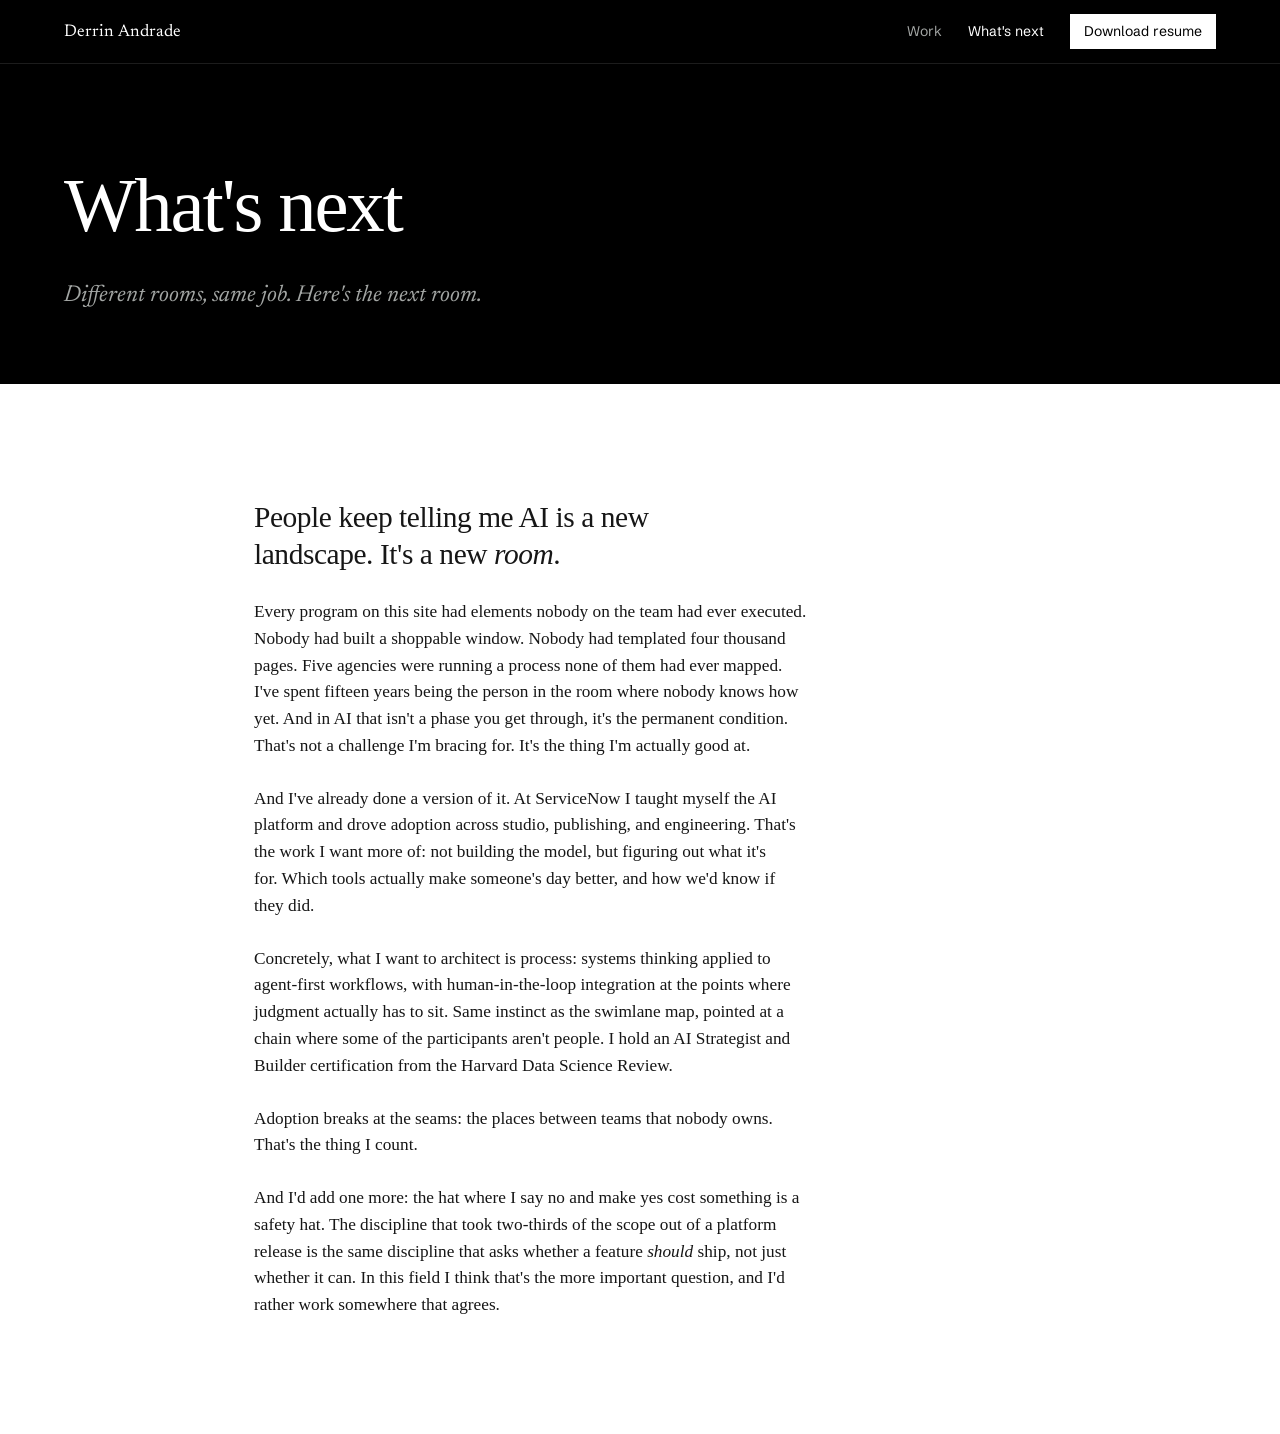
<file: whats-next/index.html>
<!DOCTYPE html>
<html lang="en">
<head>
<meta charset="utf-8" />
<meta name="viewport" content="width=device-width, initial-scale=1" />
<meta name="robots" content="noindex, nofollow, noarchive, nosnippet, noimageindex" />
<title>What's next — Derrin Andrade</title>
<meta name="description" content="Systems thinking for agent-first workflows." />
<meta property="og:type" content="website" />
<meta property="og:title" content="What's next — Derrin Andrade" />
<meta property="og:description" content="Systems thinking for agent-first workflows." />
<meta property="og:image" content="https://derrin.work/share-card-v2.png" />
<meta property="og:image:secure_url" content="https://derrin.work/share-card-v2.png" />
<meta property="og:image:type" content="image/png" />
<meta property="og:image:width" content="1200" />
<meta property="og:image:height" content="630" />
<meta property="og:image:alt" content="Five models in custom-painted Fallout 76 power armor helmets, over the words: Different rooms, same job." />
<meta property="og:url" content="https://derrin.work/whats-next/" />
<meta property="og:site_name" content="Derrin Andrade" />
<meta name="twitter:card" content="summary_large_image" />
<meta name="twitter:image" content="https://derrin.work/share-card-v2.png" />
<link rel="icon" href="../favicon.svg" type="image/svg+xml" />
<link rel="preconnect" href="https://fonts.googleapis.com" />
<link rel="preconnect" href="https://fonts.gstatic.com" crossorigin="" />
<link href="https://fonts.googleapis.com/css2?family=Newsreader:ital,opsz,wght@0,6..72,300..600;1,6..72,300..500&amp;family=Schibsted+Grotesk:wght@400;500;600&amp;display=swap" rel="stylesheet" />
<link rel="stylesheet" href="../assets/site.css?v=7" />
</head>
<body>
<header id="siteheader">
  <div class="nav-wide">
    <a href="../index.html" class="wordmark">Derrin Andrade</a>
    <a href="../index.html#work" class="navlink">Work</a>
    <a href="../whats-next/" aria-current="page" class="navlink">What's next</a>
    <a href="../Derrin-Andrade-Resume.pdf" download class="btn">Download resume</a>
  </div>
  <div class="nav-narrow">
    <div class="navbar">
      <a href="../index.html" class="wordmark">Derrin Andrade</a>
      <button type="button" id="menubtn" aria-label="Open menu" aria-expanded="false" aria-controls="mobilemenu"><span class="bar"></span><span class="bar"></span><span class="bar"></span></button>
    </div>
    <nav id="mobilemenu" hidden>
      <a href="../index.html#work">Work</a>
      <a href="../whats-next/">What's next</a>
      <a href="../Derrin-Andrade-Resume.pdf" download class="btn">Download resume</a>
    </nav>
  </div>
</header>
<div id="headerspacer"></div>
<main>
  <section data-screen-label="What's next opener" style="background:#000000; color:#FFFFFF; padding:clamp(56px,8vw,120px) 0 clamp(48px,6vw,90px);">
    <div style="max-width:1560px; margin:0 auto; padding:0 clamp(18px,5vw,96px);">
      <h1 style="margin:0; font-size:clamp(36px,6vw,88px); font-weight:400; line-height:1.03; letter-spacing:-.028em;">What's next</h1>
      <p style="margin:clamp(24px,3vw,40px) 0 0; font-family:'Newsreader',serif; font-style:italic; font-size:clamp(18px,1.8vw,24px); color:#A3A6A4;">Different rooms, same job. Here's the next room.</p>
    </div>
  </section>
  <section data-screen-label="What's next essay" style="background:#FFFFFF; padding:clamp(64px,9vw,130px) 0;">
    <div style="max-width:1560px; margin:0 auto; padding:0 clamp(18px,5vw,96px); display:grid; gap:26px; max-width:900px;">
      <p style="margin:0; font-size:clamp(22px,2.3vw,32px); line-height:1.26; letter-spacing:-.015em; max-width:32ch; text-wrap:pretty;">People keep telling me AI is a new landscape. It's a new <em>room</em>.</p>
      <p style="margin:0; font-size:clamp(17px,1.35vw,20px); line-height:1.55; max-width:64ch; text-wrap:pretty;">Every program on this site had elements nobody on the team had ever executed. Nobody had built a shoppable window. Nobody had templated four thousand pages. Five agencies were running a process none of them had ever mapped. I've spent fifteen years being the person in the room where nobody knows how yet. And in AI that isn't a phase you get through, it's the permanent condition. That's not a challenge I'm bracing for. It's the thing I'm actually good at.</p>
      <p style="margin:0; font-size:clamp(17px,1.35vw,20px); line-height:1.55; max-width:64ch; text-wrap:pretty;">And I've already done a version of it. At ServiceNow I taught myself the AI platform and drove adoption across studio, publishing, and engineering. That's the work I want more of: not building the model, but figuring out what it's for. Which tools actually make someone's day better, and how we'd know if they did.</p>
      <p style="margin:0; font-size:clamp(17px,1.35vw,20px); line-height:1.55; max-width:64ch; text-wrap:pretty;">Concretely, what I want to architect is process: systems thinking applied to agent-first workflows, with human-in-the-loop integration at the points where judgment actually has to sit. Same instinct as the swimlane map, pointed at a chain where some of the participants aren't people. I hold an AI Strategist and Builder certification from the Harvard Data Science Review.</p>
      <p style="margin:0; font-size:clamp(17px,1.35vw,20px); line-height:1.55; max-width:64ch; text-wrap:pretty;">Adoption breaks at the seams: the places between teams that nobody owns. That's the thing I count.</p>
      <p style="margin:0; font-size:clamp(17px,1.35vw,20px); line-height:1.55; max-width:64ch; text-wrap:pretty;">And I'd add one more: the hat where I say no and make yes cost something is a safety hat. The discipline that took two-thirds of the scope out of a platform release is the same discipline that asks whether a feature <em>should</em> ship, not just whether it can. In this field I think that's the more important question, and I'd rather work somewhere that agrees.</p>
    </div>
  </section>
</main>
<script src="../assets/site.js" defer></script>
</body>
</html>
</file>
<file: assets/site.css>
html { -webkit-text-size-adjust: 100%; }
  body { margin: 0; background: #FFFFFF; color: #161616; font-optical-sizing: auto; -webkit-font-smoothing: antialiased; }
  * { box-sizing: border-box; }
  a { color: #1D5C57; text-decoration-thickness: 1px; text-underline-offset: 3px; }
  a:hover { color: #161616; }
  ::selection { background: #ECEDEA; }
  @keyframes dwFadeIn { from { opacity: 0; } to { opacity: 1; } }
  @keyframes dwRise { from { opacity: 0; transform: translateY(20px); } to { opacity: 1; transform: none; } }
  @keyframes dwWipe { from { clip-path: inset(0 0 100% 0); } to { clip-path: inset(0 0 0 0); } }
  @keyframes dwSettle { from { transform: scale(1.1); } to { transform: scale(1); } }
  @keyframes dwDraw { from { transform: scaleX(0); } to { transform: scaleX(1); } }
  @keyframes dwBlurIn { from { opacity: 0; filter: blur(14px); } to { opacity: 1; filter: blur(0); } }
  @keyframes dwCell { from { opacity: 0; transform: scale(.4); } to { opacity: 1; transform: scale(1); } }
  @media (max-width: 719px) {
[data-tiles] { justify-items: center !important; gap: 40px !important; }
  [data-tile] { margin-left: 0 !important; width: 100% !important; max-width: 420px !important; }
  [data-tile] > :first-child { aspect-ratio: 16/7 !important; height: auto !important; overflow: hidden !important; padding: 0 !important; }
  [data-tile] > :first-child svg { width: 100% !important; height: 100% !important; display: block !important; }
  [data-tile-body] { height: 236px !important; overflow: hidden !important; padding: 20px !important; }
  [data-tile-title] { display: -webkit-box !important; -webkit-line-clamp: 2; -webkit-box-orient: vertical; overflow: hidden; }
  [data-tile-desc] { display: -webkit-box !important; -webkit-line-clamp: 4; -webkit-box-orient: vertical; overflow: hidden; }
  [data-tile-meta] { display: -webkit-box !important; -webkit-line-clamp: 1; -webkit-box-orient: vertical; overflow: hidden; }
}
  [data-helm] > img { display: none !important; }
  [data-helm="1"] > img:nth-child(1) { display: block !important; }
  [data-helm="2"] > img:nth-child(2) { display: block !important; }
  [data-helm="3"] > img:nth-child(3) { display: block !important; }
  [data-helm="4"] > img:nth-child(4) { display: block !important; }
  [data-helm="5"] > img:nth-child(5) { display: block !important; }
  [data-helm="6"] > img:nth-child(6) { display: block !important; }
  [data-helm="7"] > img:nth-child(7) { display: block !important; }
  [data-helm="8"] > img:nth-child(8) { display: block !important; }
  [data-helm="9"] > img:nth-child(9) { display: block !important; }
  [data-helm="10"] > img:nth-child(10) { display: block !important; }
  [data-helm="11"] > img:nth-child(11) { display: block !important; }
  [data-helm="12"] > img:nth-child(12) { display: block !important; }
  [data-helm="13"] > img:nth-child(13) { display: block !important; }
  [data-helm="14"] > img:nth-child(14) { display: block !important; }
  [data-helmthumbs] > button { opacity: .55; outline: 1px solid rgba(255,255,255,.14); outline-offset: -1px; }
  [data-helmthumbs][data-helm="1"] > button:nth-child(1) { opacity: 1; outline: 2px solid #C9A96A; }
  [data-helmthumbs][data-helm="2"] > button:nth-child(2) { opacity: 1; outline: 2px solid #C9A96A; }
  [data-helmthumbs][data-helm="3"] > button:nth-child(3) { opacity: 1; outline: 2px solid #C9A96A; }
  [data-helmthumbs][data-helm="4"] > button:nth-child(4) { opacity: 1; outline: 2px solid #C9A96A; }
  [data-helmthumbs][data-helm="5"] > button:nth-child(5) { opacity: 1; outline: 2px solid #C9A96A; }
  [data-helmthumbs][data-helm="6"] > button:nth-child(6) { opacity: 1; outline: 2px solid #C9A96A; }
  [data-helmthumbs][data-helm="7"] > button:nth-child(7) { opacity: 1; outline: 2px solid #C9A96A; }
  [data-helmthumbs][data-helm="8"] > button:nth-child(8) { opacity: 1; outline: 2px solid #C9A96A; }
  [data-helmthumbs][data-helm="9"] > button:nth-child(9) { opacity: 1; outline: 2px solid #C9A96A; }
  [data-helmthumbs][data-helm="10"] > button:nth-child(10) { opacity: 1; outline: 2px solid #C9A96A; }
  [data-helmthumbs][data-helm="11"] > button:nth-child(11) { opacity: 1; outline: 2px solid #C9A96A; }
  [data-helmthumbs][data-helm="12"] > button:nth-child(12) { opacity: 1; outline: 2px solid #C9A96A; }
  [data-helmthumbs][data-helm="13"] > button:nth-child(13) { opacity: 1; outline: 2px solid #C9A96A; }
  [data-helmthumbs][data-helm="14"] > button:nth-child(14) { opacity: 1; outline: 2px solid #C9A96A; }
  @supports (animation-timeline: view()) {
    rect[data-rule="strip"] {
      transform-box: fill-box;
      transform-origin: left center;
      animation: dwDraw 1s linear both;
      animation-timeline: view();
      animation-range: entry 10% entry 58%;
    }
    [data-cellgrid] > * {
      animation: dwCell 1s linear both;
      animation-timeline: view();
      animation-range: entry 6% entry 64%;
    }
    [data-cellgrid] > :nth-child(20n+1) { animation-range: entry 6% entry 64%; }
    [data-cellgrid] > :nth-child(20n+2) { animation-range: entry 7.6% entry 65.2%; }
    [data-cellgrid] > :nth-child(20n+3) { animation-range: entry 9.2% entry 66.4%; }
    [data-cellgrid] > :nth-child(20n+4) { animation-range: entry 10.8% entry 67.6%; }
    [data-cellgrid] > :nth-child(20n+5) { animation-range: entry 12.4% entry 68.8%; }
    [data-cellgrid] > :nth-child(20n+6) { animation-range: entry 14% entry 70%; }
    [data-cellgrid] > :nth-child(20n+7) { animation-range: entry 15.600000000000001% entry 71.2%; }
    [data-cellgrid] > :nth-child(20n+8) { animation-range: entry 17.200000000000003% entry 72.4%; }
    [data-cellgrid] > :nth-child(20n+9) { animation-range: entry 18.8% entry 73.6%; }
    [data-cellgrid] > :nth-child(20n+10) { animation-range: entry 20.4% entry 74.8%; }
    [data-cellgrid] > :nth-child(20n+11) { animation-range: entry 22% entry 76%; }
    [data-cellgrid] > :nth-child(20n+12) { animation-range: entry 23.6% entry 77.2%; }
    [data-cellgrid] > :nth-child(20n+13) { animation-range: entry 25.200000000000003% entry 78.4%; }
    [data-cellgrid] > :nth-child(20n+14) { animation-range: entry 26.8% entry 79.6%; }
    [data-cellgrid] > :nth-child(20n+15) { animation-range: entry 28.400000000000002% entry 80.8%; }
    [data-cellgrid] > :nth-child(20n+16) { animation-range: entry 30% entry 82%; }
    [data-cellgrid] > :nth-child(20n+17) { animation-range: entry 31.6% entry 83.2%; }
    [data-cellgrid] > :nth-child(20n+18) { animation-range: entry 33.2% entry 84.4%; }
    [data-cellgrid] > :nth-child(20n+19) { animation-range: entry 34.8% entry 85.6%; }
    [data-cellgrid] > :nth-child(20n+20) { animation-range: entry 36.400000000000006% entry 86.8%; }
    [data-progblock] {
      animation: dwRise 1s linear both;
      animation-timeline: view();
      animation-range: entry 6% entry 64%;
    }
    [data-progblock]:nth-child(1) { animation-range: entry 6.0% entry 64.0%; }
    [data-progblock]:nth-child(2) { animation-range: entry 7.6% entry 65.6%; }
    [data-progblock]:nth-child(3) { animation-range: entry 9.2% entry 67.2%; }
    [data-progblock]:nth-child(4) { animation-range: entry 10.8% entry 68.8%; }
    [data-progblock]:nth-child(5) { animation-range: entry 12.4% entry 70.4%; }
    [data-progblock]:nth-child(6) { animation-range: entry 14.0% entry 72.0%; }
    [data-progblock]:nth-child(7) { animation-range: entry 15.6% entry 73.6%; }
    [data-progblock]:nth-child(8) { animation-range: entry 17.2% entry 75.2%; }
    [data-progblock]:nth-child(9) { animation-range: entry 18.8% entry 76.8%; }
    [data-progblock]:nth-child(10) { animation-range: entry 20.4% entry 78.4%; }
    [data-progblock]:nth-child(11) { animation-range: entry 22.0% entry 80.0%; }
    [data-progblock]:nth-child(12) { animation-range: entry 23.6% entry 81.6%; }
    [data-progblock]:nth-child(13) { animation-range: entry 25.2% entry 83.2%; }
    [data-progblock]:nth-child(14) { animation-range: entry 26.8% entry 84.8%; }
    [data-progblock]:nth-child(15) { animation-range: entry 28.4% entry 86.4%; }
  }
  @supports (animation-timeline: view()) {
    main > section:not([data-screen-label="Home cover parallax"]):not([data-screen-label="Home work tiles"]) p,
    main > section:not([data-screen-label="Home cover parallax"]):not([data-screen-label="Home work tiles"]) h1,
    main > section:not([data-screen-label="Home cover parallax"]):not([data-screen-label="Home work tiles"]) h2,
    main > section:not([data-screen-label="Home cover parallax"]):not([data-screen-label="Home work tiles"]) h3,
    main > section:not([data-screen-label="Home cover parallax"]):not([data-screen-label="Home work tiles"]) figcaption,
    main > section:not([data-screen-label="Home cover parallax"]):not([data-screen-label="Home work tiles"]) li {
      animation: dwRise 1s linear both;
      animation-timeline: view();
      animation-range: entry 8% entry 62%;
    }
    main > section:not([data-screen-label="Home cover parallax"]):not([data-screen-label="Home work tiles"]) blockquote {
      animation: dwBlurIn 1s linear both;
      animation-timeline: view();
      animation-range: entry 6% entry 70%;
    }
    main > section:not([data-screen-label="Home cover parallax"]):not([data-screen-label="Home work tiles"]) figure > div,
    main > section:not([data-screen-label="Home cover parallax"]):not([data-screen-label="Home work tiles"]) figure > img {
      animation: dwWipe 1s linear both;
      animation-timeline: view();
      animation-range: entry 4% entry 58%;
    }
    main > section:not([data-screen-label="Home cover parallax"]):not([data-screen-label="Home work tiles"]) figure > div > img {
      animation: dwSettle 1s linear both;
      animation-timeline: view();
      animation-range: entry 4% cover 24%;
    }
  }
  @media (prefers-reduced-motion: reduce) {
    main * { animation: none !important; }
  }
  @media (max-width: 719px) { [data-herocopy] { padding-bottom: 76px !important; } }
  @media (max-width: 719px) { [data-tile-meta] [data-hl-extra] { display: none; } }

  /* tile hover: the copy block goes opaque, so text contrast stops depending on the photograph behind it */
  [data-tile] [data-tile-body], [data-banner] [data-tile-body] { transition: background 160ms linear; }
  [data-tile-desc], [data-tile-meta] { transition: color 160ms linear; }
  [data-tile]:hover [data-tile-body], [data-tile]:focus-visible [data-tile-body] { background: #0B1D1A; }
  [data-tile]:hover [data-tile-desc], [data-tile]:focus-visible [data-tile-desc],
  [data-banner]:hover [data-tile-desc], [data-banner]:focus-visible [data-tile-desc] { color: #DCE5E3; }
  [data-tile]:hover [data-tile-meta], [data-tile]:focus-visible [data-tile-meta] { color: #DCE5E3; }


#siteheader { position: fixed; top: 0; left: 0; right: 0; z-index: 60; background: #000000; border-bottom: 1px solid #1c1c1c; }
#siteheader a { text-decoration: none; }
.wordmark { font-family: 'Newsreader', serif; font-size: 17px; letter-spacing: .005em; color: #FFFFFF; margin-right: auto; }
.wordmark:hover { color: #7FC0B6; }
.navlink { font-family: 'Schibsted Grotesk', system-ui, sans-serif; font-size: 14px; color: #A3A6A4; }
.navlink:hover, .navlink[aria-current="page"] { color: #FFFFFF; }
.btn { font-family: 'Schibsted Grotesk', system-ui, sans-serif; font-size: 14px; color: #000000; background: #FFFFFF; padding: 8px 14px 9px; }
.btn:hover { background: #7FC0B6; color: #000000; }
#siteheader a:focus-visible, #siteheader button:focus-visible { outline: 2px solid #7FC0B6; outline-offset: 4px; }
.nav-wide { max-width: 1560px; margin: 0 auto; padding: 14px clamp(18px, 5vw, 96px); display: flex; flex-wrap: wrap; align-items: baseline; gap: 10px 26px; }
.nav-narrow { display: none; }
.navbar { padding: 10px 18px; display: flex; align-items: center; gap: 16px; }
#menubtn { width: 44px; height: 44px; padding: 0; border: none; background: transparent; cursor: pointer; display: grid; place-content: center; gap: 5px; }
#menubtn .bar { display: block; width: 22px; height: 1.5px; background: #FFFFFF; transition: transform 220ms cubic-bezier(.2,.7,.2,1), opacity 160ms linear; }
#menubtn[aria-expanded="true"] .bar:nth-child(1) { transform: translateY(6.5px) rotate(45deg); }
#menubtn[aria-expanded="true"] .bar:nth-child(2) { opacity: 0; }
#menubtn[aria-expanded="true"] .bar:nth-child(3) { transform: translateY(-6.5px) rotate(-45deg); }
#mobilemenu { border-top: 1px solid #1c1c1c; padding: 10px 18px 22px; display: grid; gap: 2px; }
#mobilemenu[hidden] { display: none; }
#mobilemenu a { font-family: 'Schibsted Grotesk', system-ui, sans-serif; font-size: 17px; color: #FFFFFF; padding: 14px 0; border-bottom: 1px solid #1c1c1c; }
#mobilemenu a:hover { color: #7FC0B6; }
#mobilemenu .btn { font-size: 16px; padding: 14px 16px; margin-top: 16px; text-align: center; border-bottom: 0; color: #000000; }
@media (max-width: 719px) { .nav-wide { display: none; } .nav-narrow { display: block; } }
@media print { #siteheader, #headerspacer { display: none; } }

.x0:hover { border-color:#7FC0B6 !important; }
.x1:hover { border-color:#7FC0B6 !important; background:#0B1D1A !important; }
.x2:focus { outline:2px solid #7FC0B6 !important; outline-offset:4px !important; }
.x3:focus { outline:2px solid #1D5C57 !important; outline-offset:4px !important; }
.x4:hover { background:#7FC0B6 !important; }
.x5:hover { color:#FFFFFF !important; }
.x6:hover { color:#7FC0B6 !important; }
.x7:focus { outline:2px solid #7FC0B6 !important; outline-offset:6px !important; }
.x8:hover { color:#E8958A !important; }
.x9:focus { outline:2px solid #E8958A !important; outline-offset:6px !important; }
.xa:focus { outline:2px solid #E8958A !important; outline-offset:4px !important; }
.xb:hover { color:#C9A96A !important; }
.xc:focus { outline:2px solid #C9A96A !important; outline-offset:6px !important; }
.xd:hover { border-color:#C9A96A !important; color:#C9A96A !important; }
.xe:hover { color:#7A5A1E !important; }
.xf:focus { outline:2px solid #C9A96A !important; outline-offset:4px !important; }
.xg:hover { color:#A79BC8 !important; }
.xh:focus { outline:2px solid #A79BC8 !important; outline-offset:6px !important; }
.xi:hover { opacity:.94 !important; }
</file>
